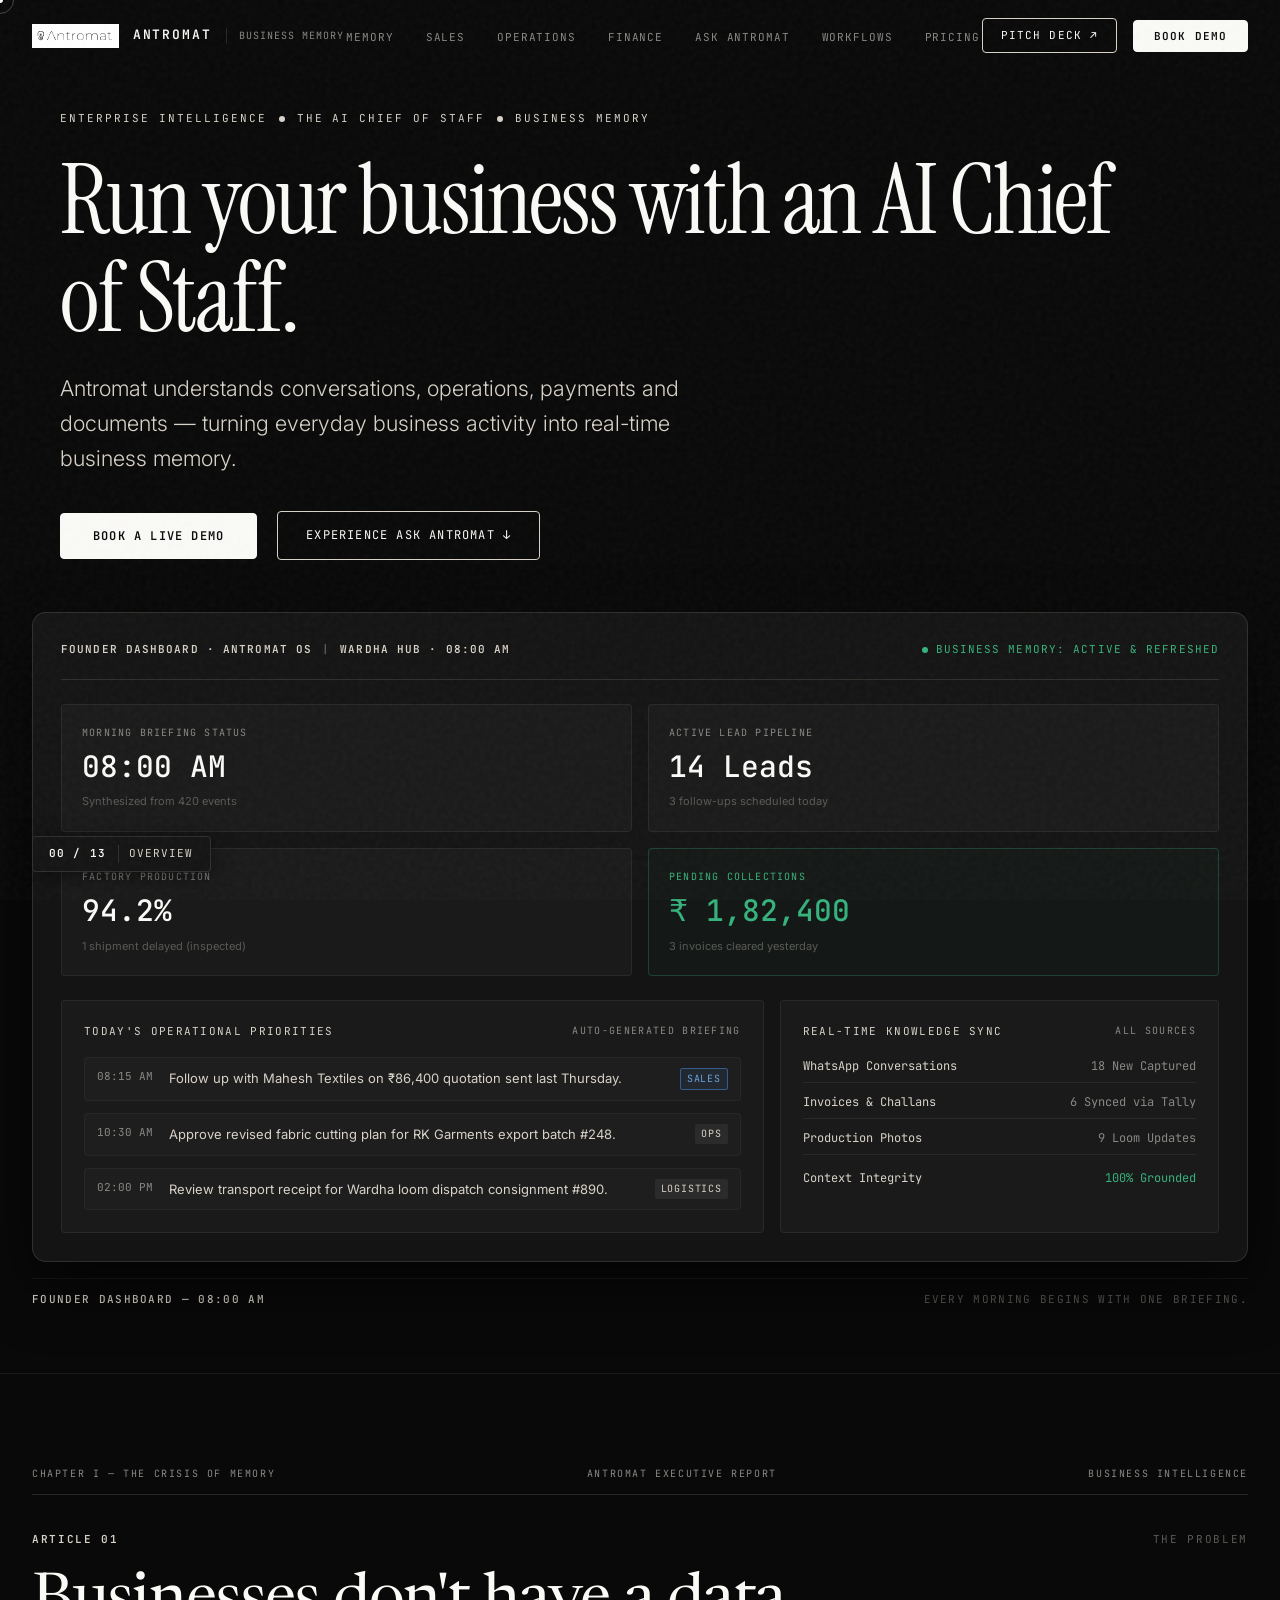
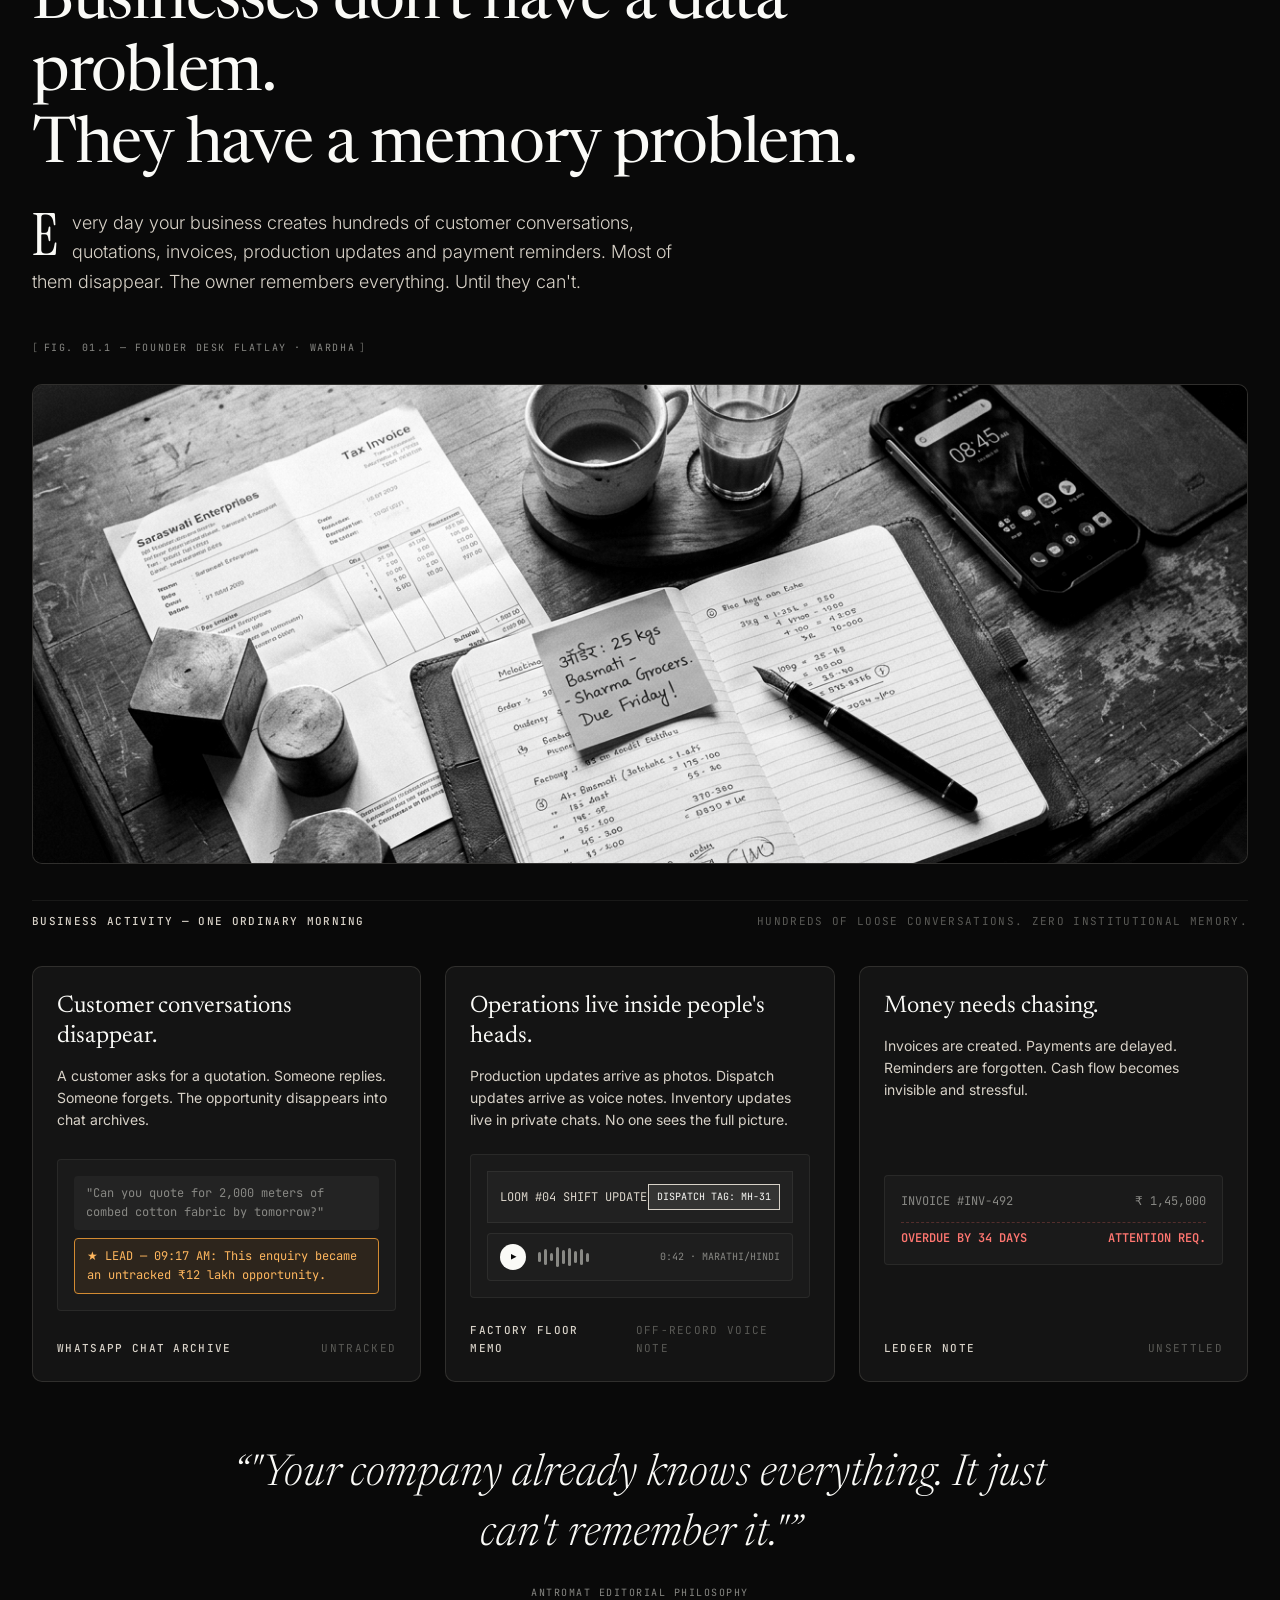
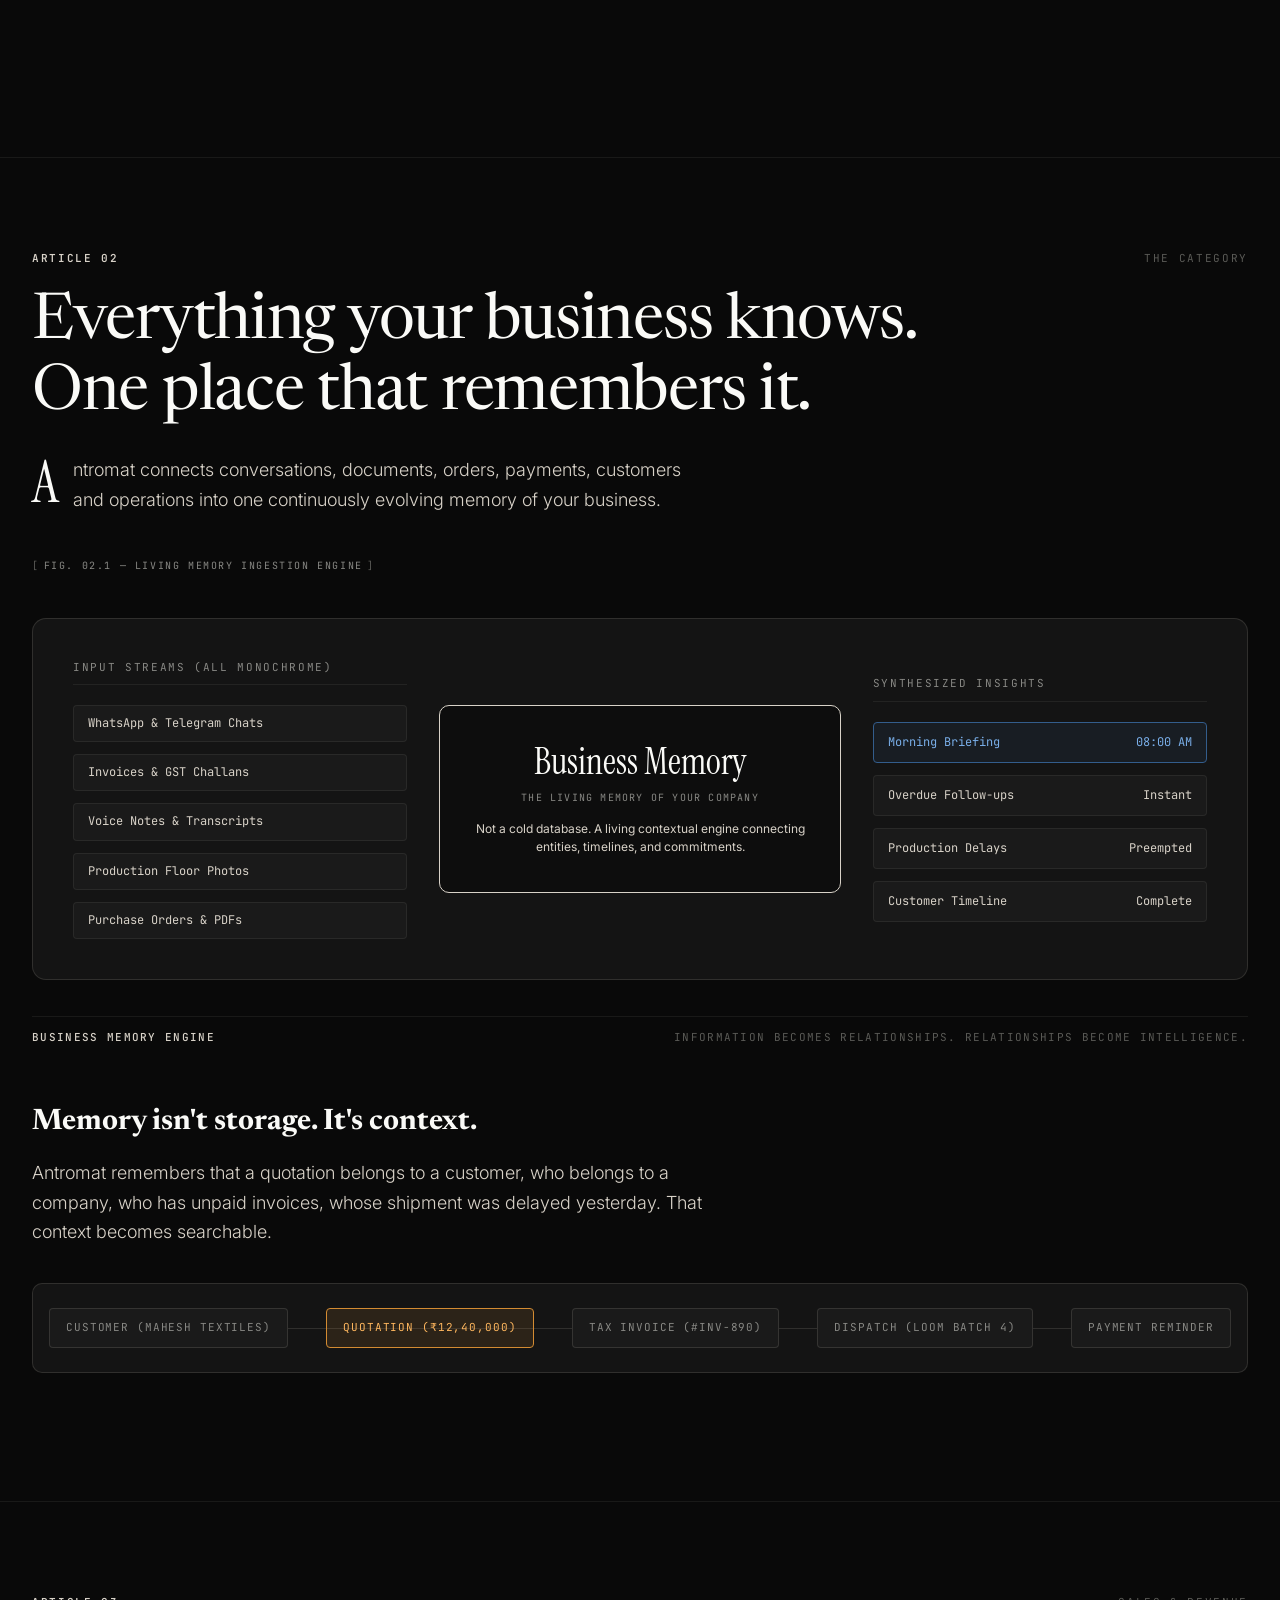
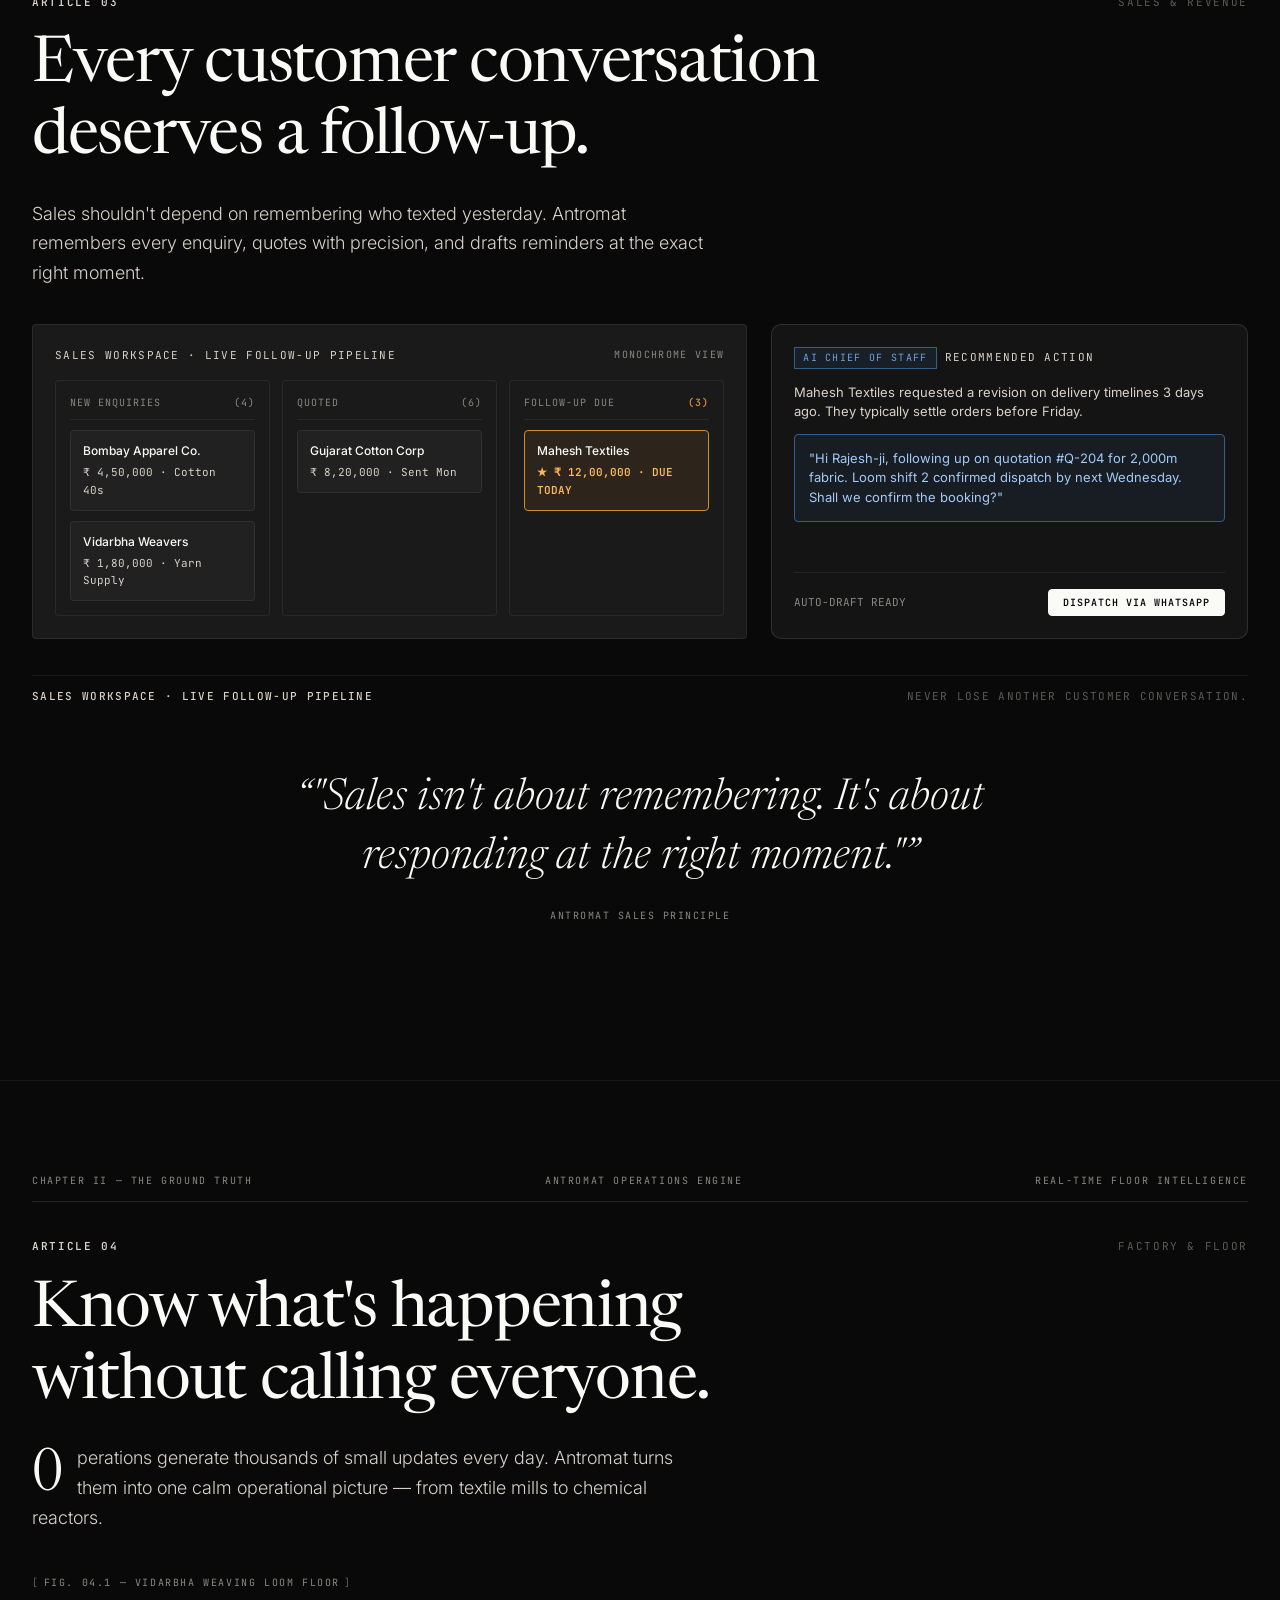
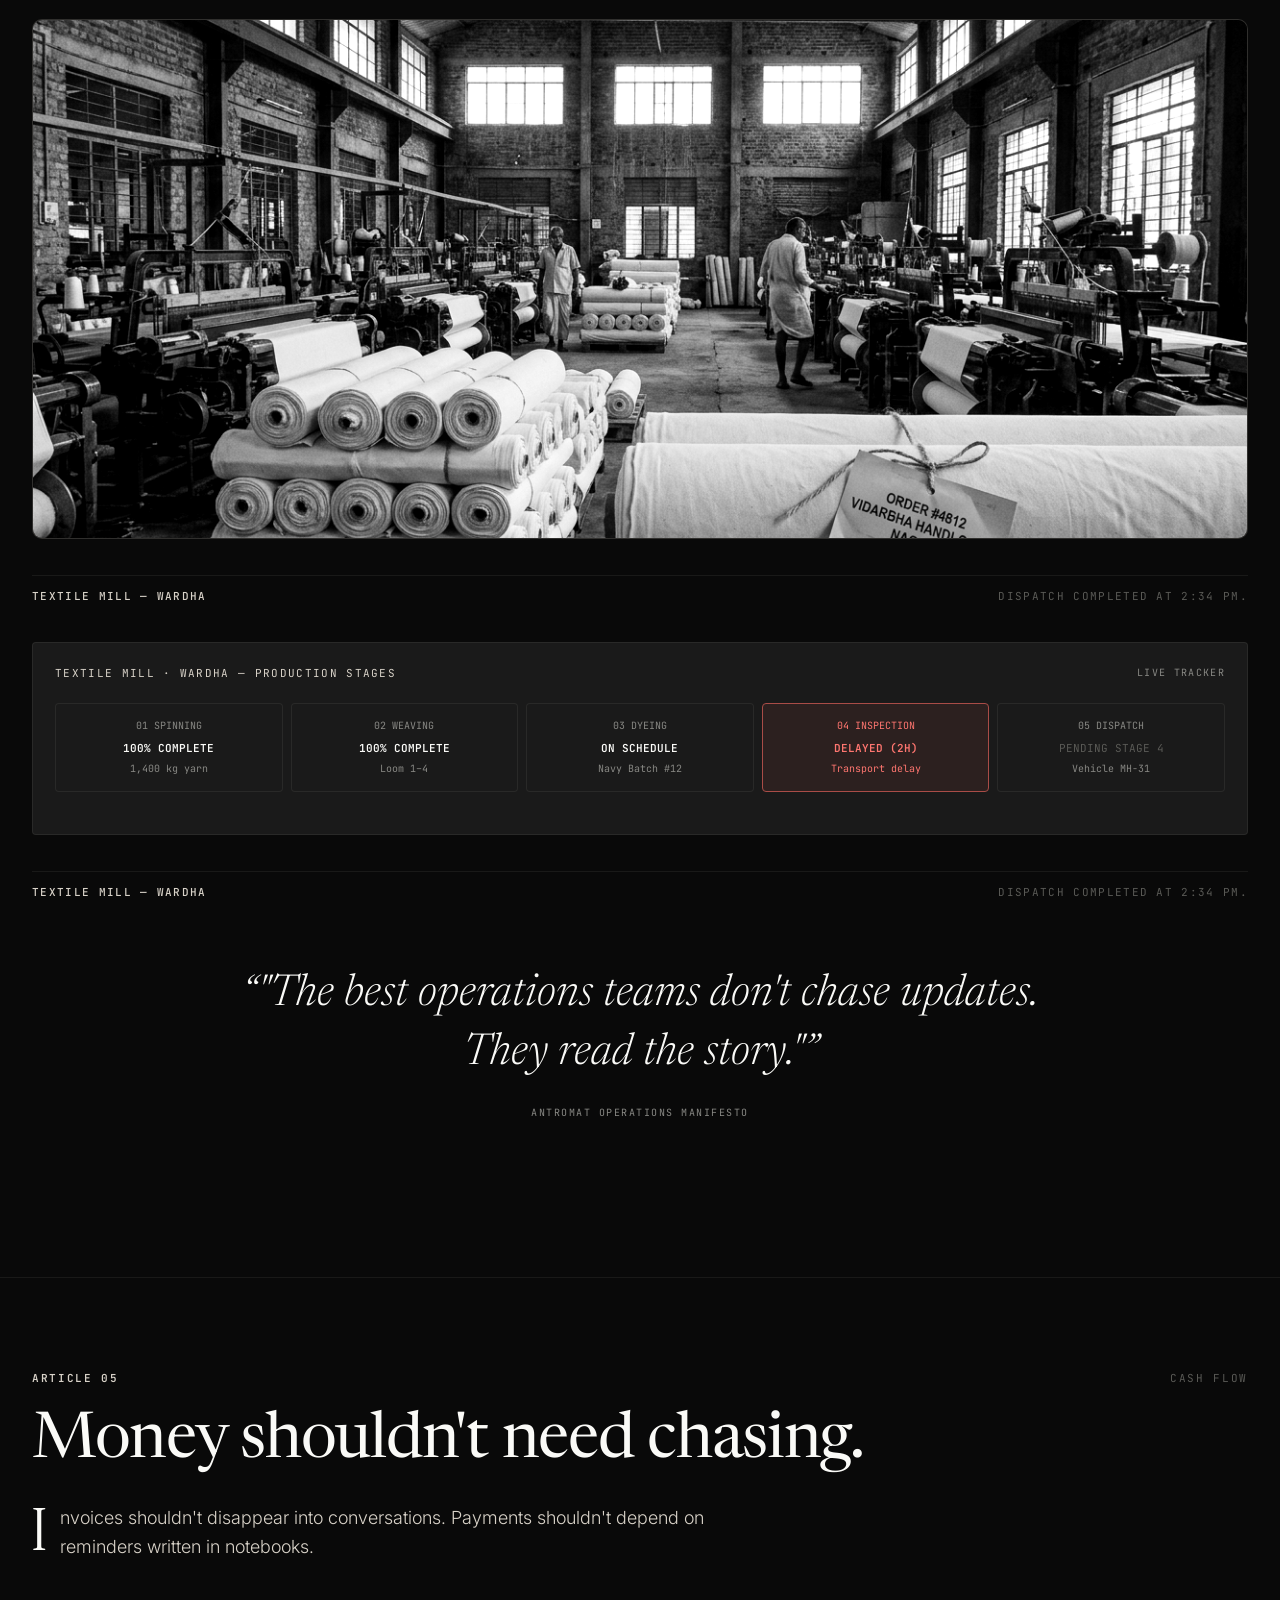
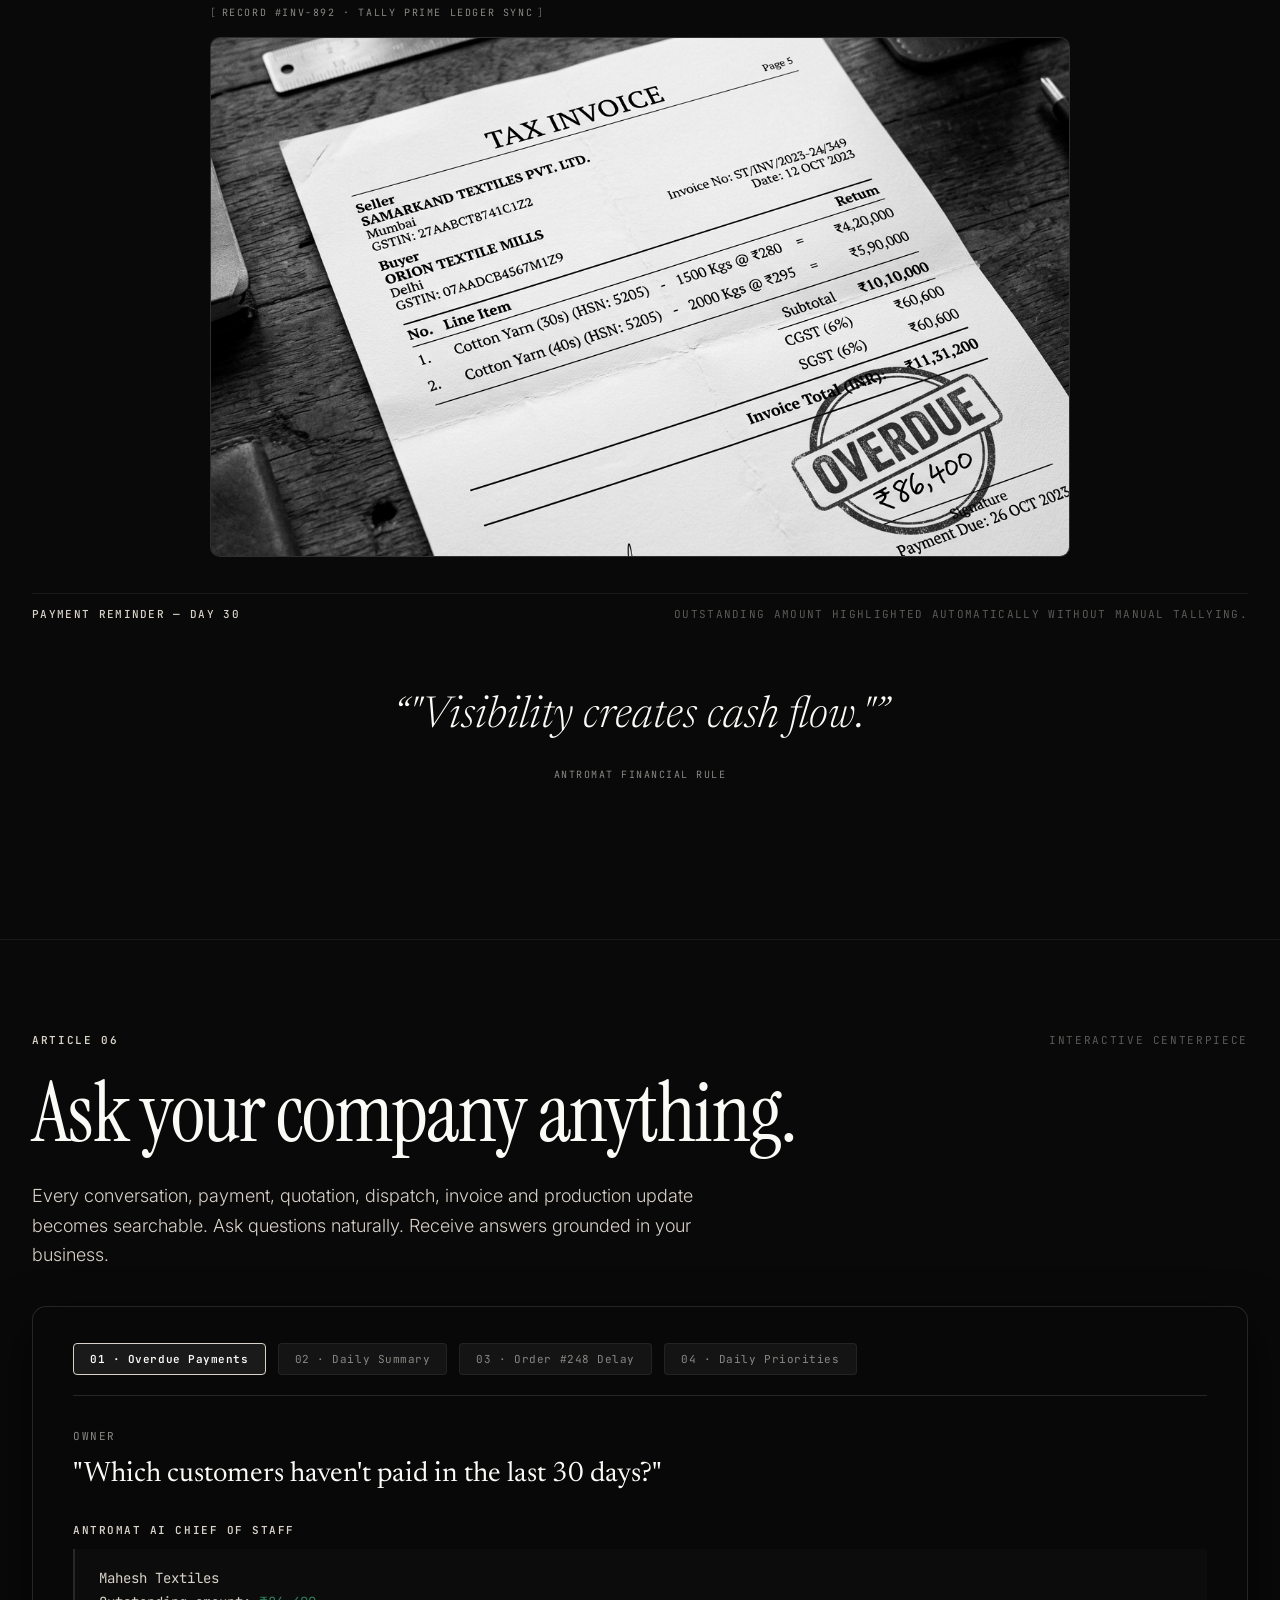
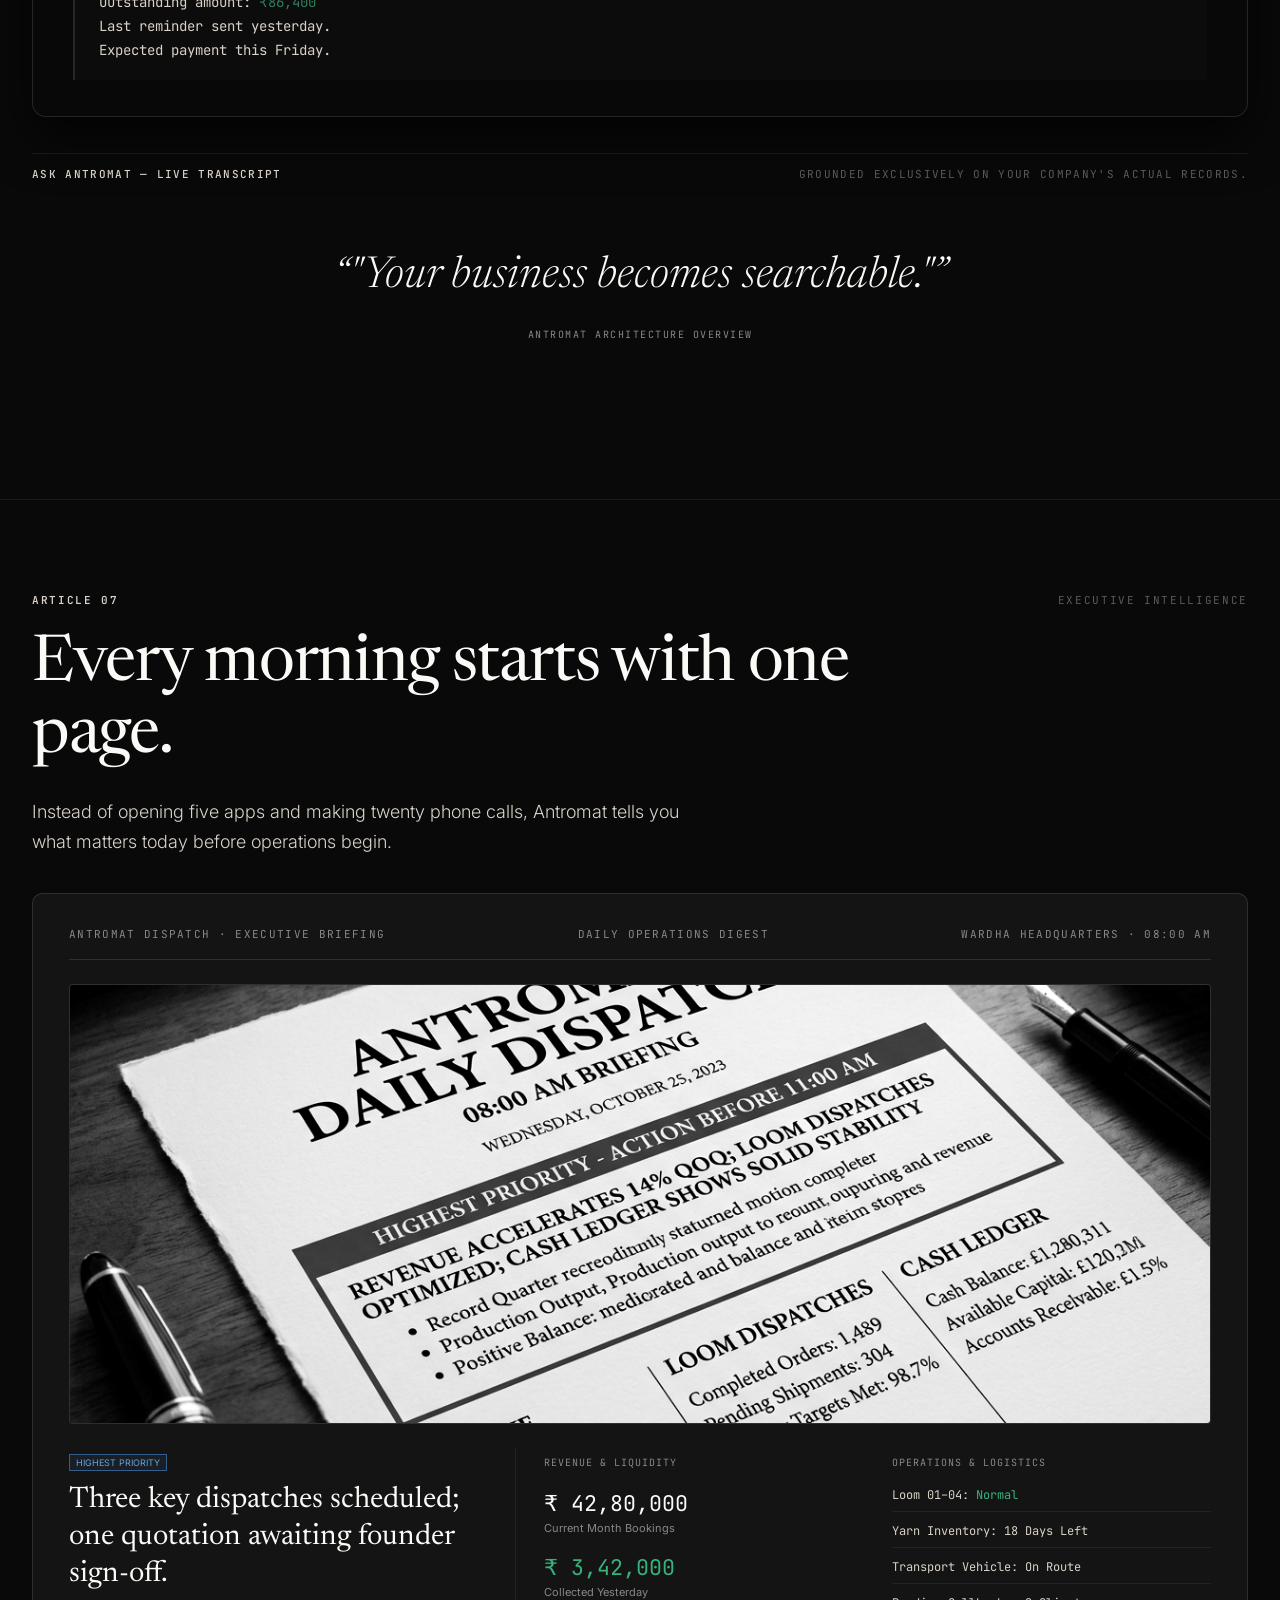
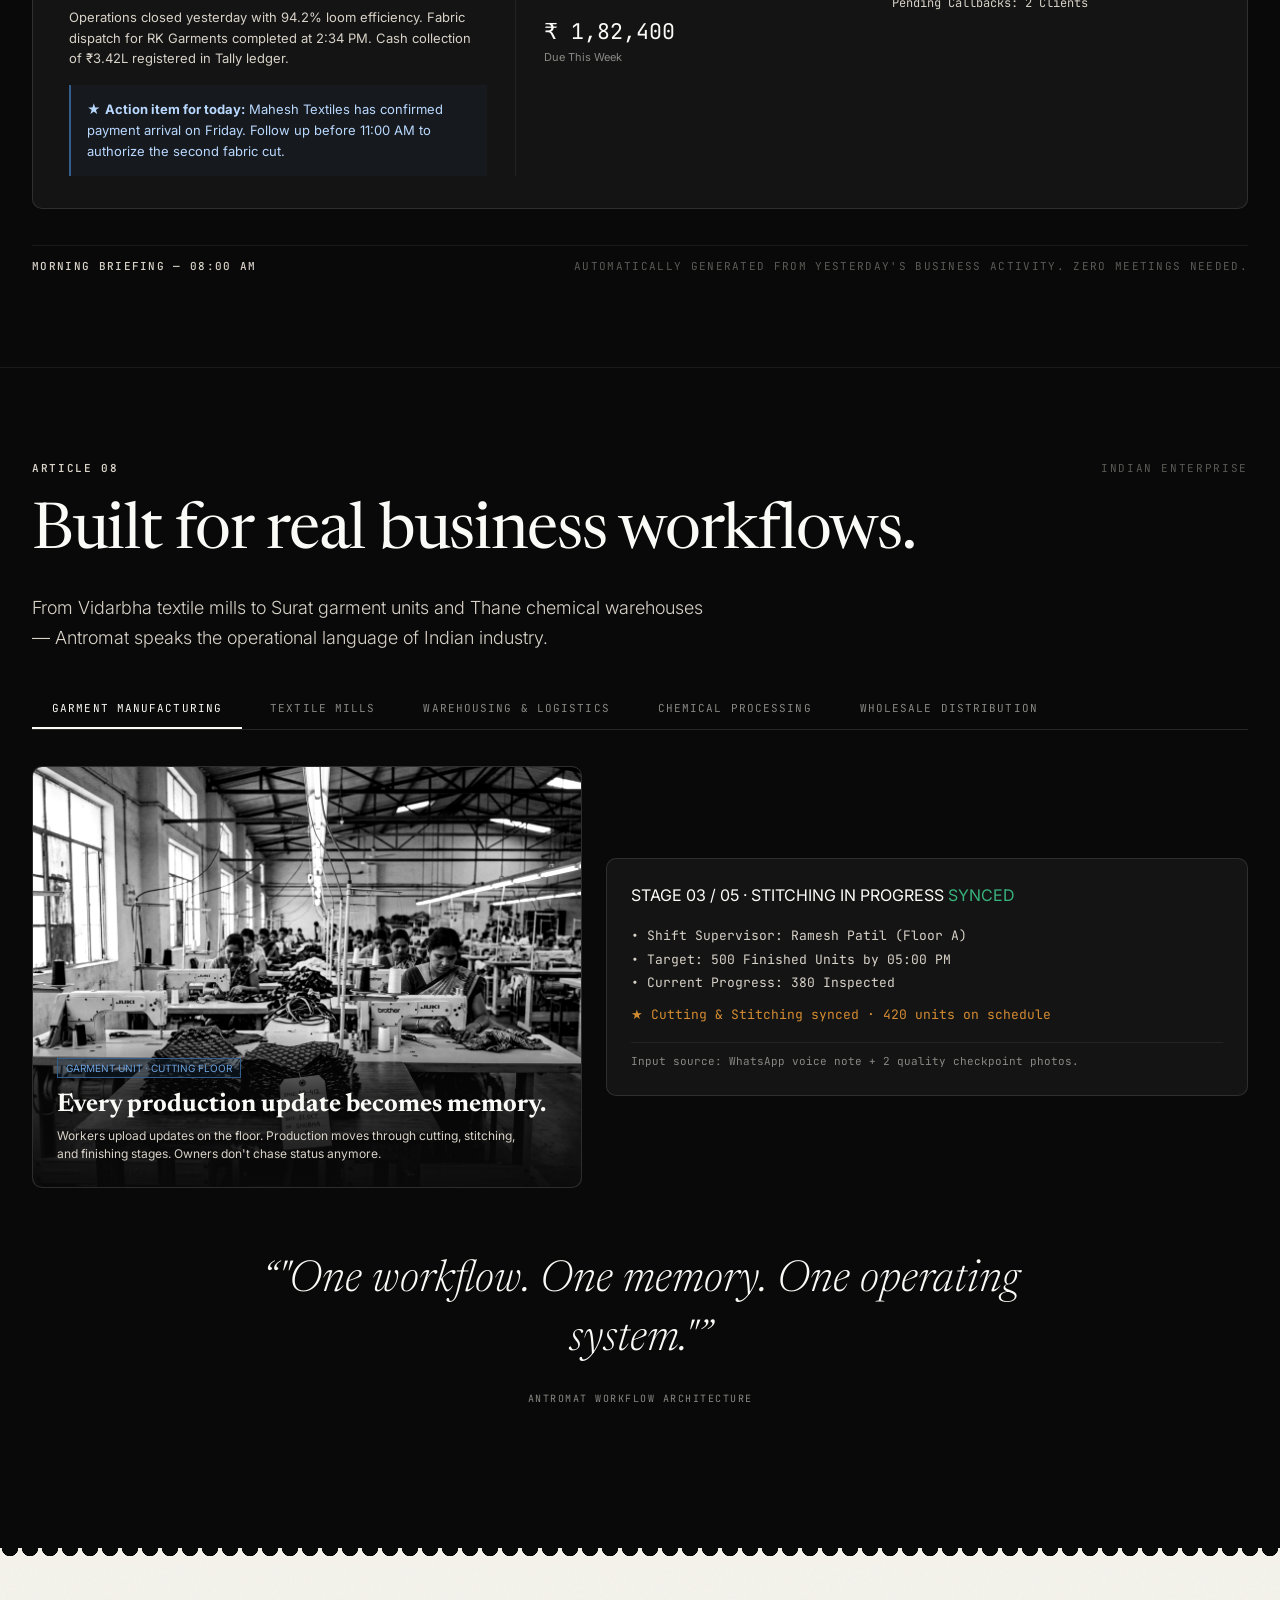
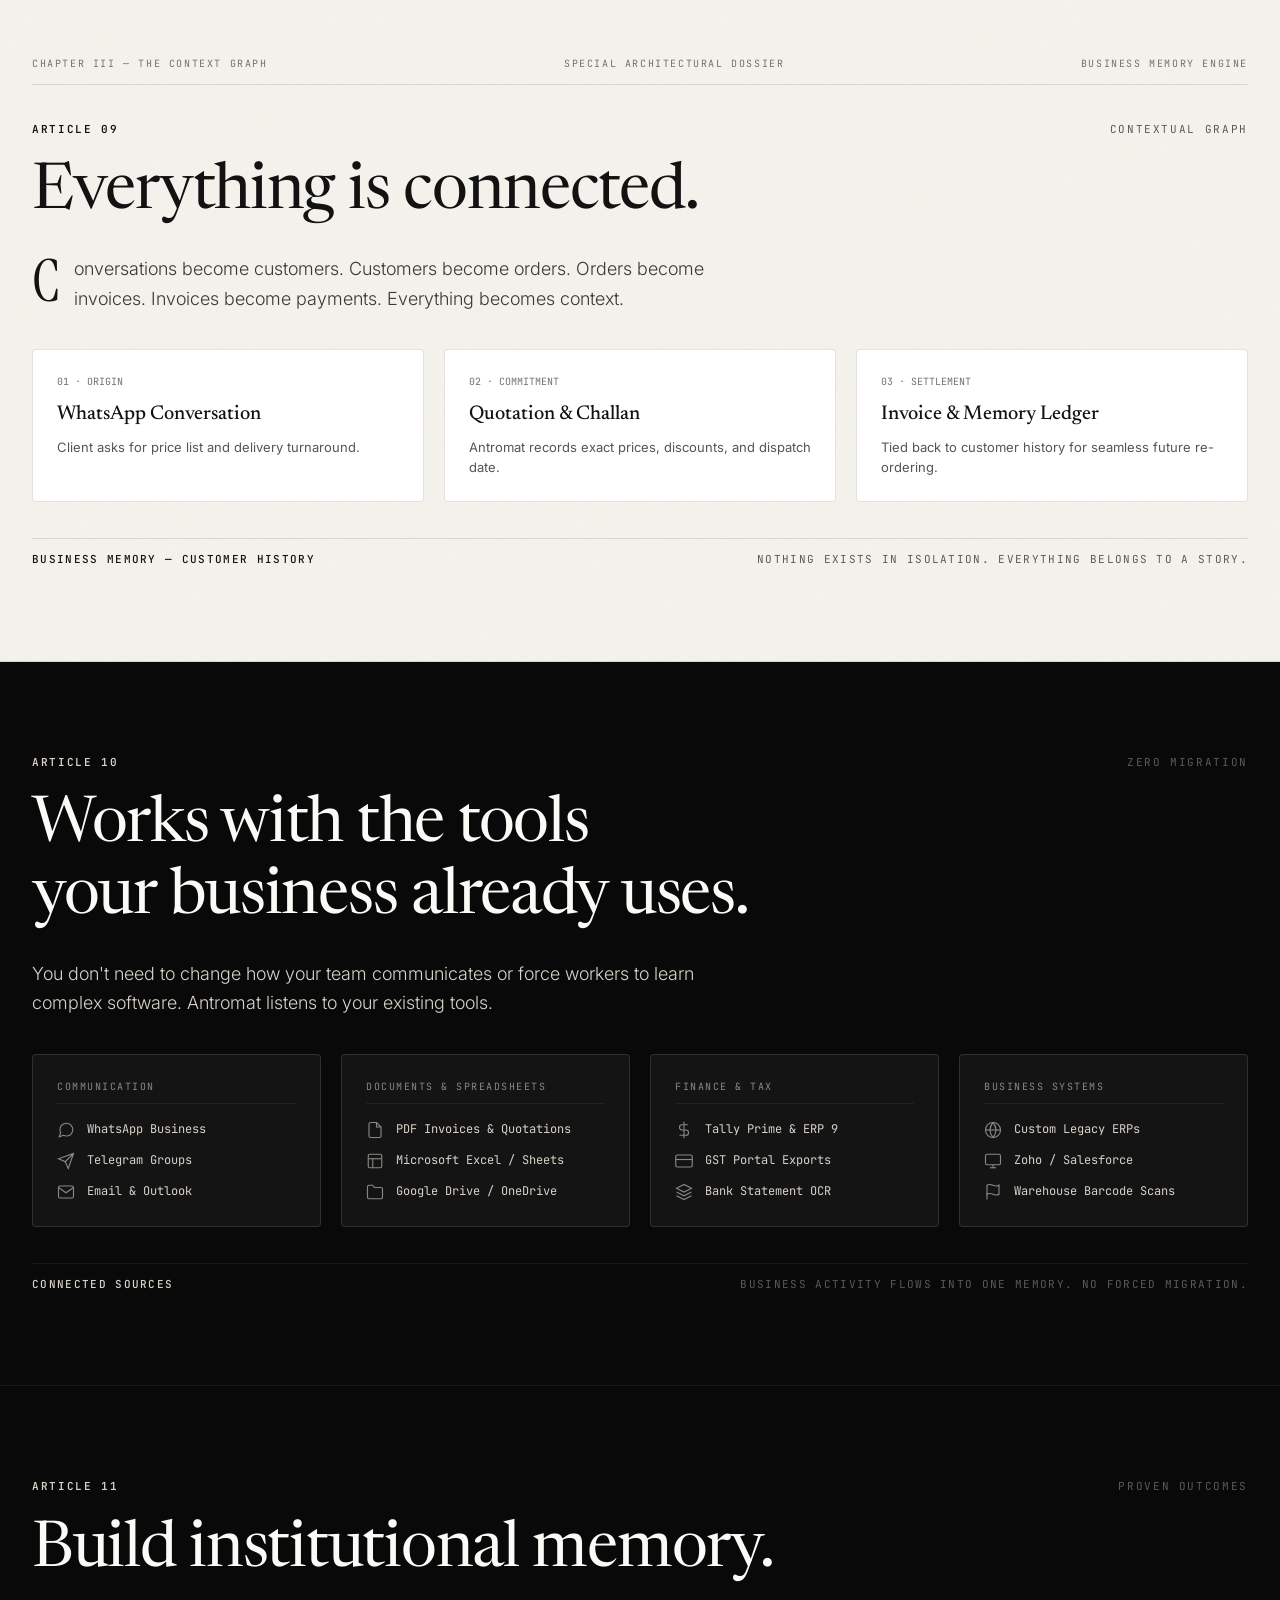
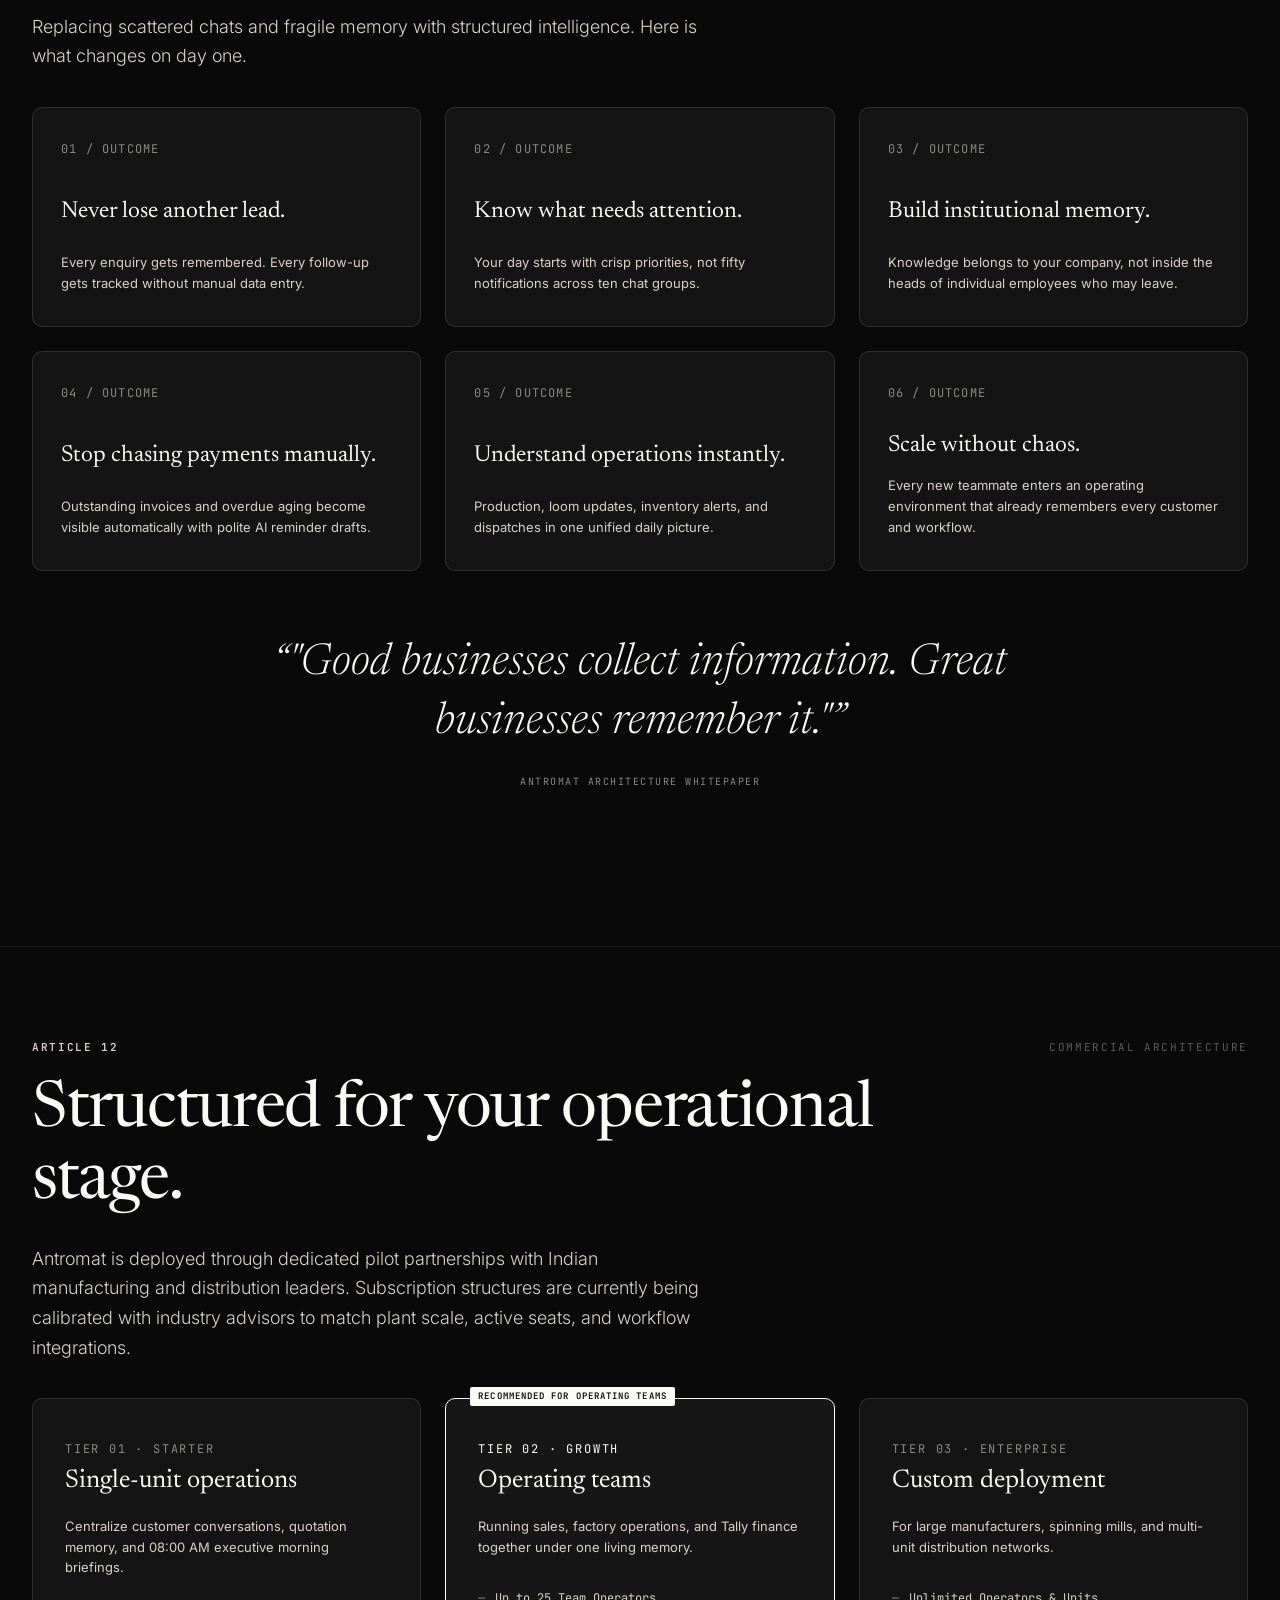
<file: index.html>
<!DOCTYPE html>
<html lang="en">
<head>
  <meta charset="UTF-8">
  <meta name="viewport" content="width=device-width, initial-scale=1.0">
  <title>ANTROMAT — The AI Chief of Staff</title>
  <meta name="description" content="Antromat is an AI Chief of Staff and business memory system for enterprise operations, sales, and finance.">
  
  <link rel="icon" type="image/png" href="logo.png">
  <link rel="stylesheet" href="styles/main.css">
  <link rel="stylesheet" href="styles/components.css">
  <link rel="stylesheet" href="styles/responsive.css">
</head>
<body>

  <!-- Custom Minimal Editorial Dot Cursor -->
  <div class="custom-cursor-dot" id="cursor-dot" aria-hidden="true"></div>
  <div class="custom-cursor-ring" id="cursor-ring" aria-hidden="true"></div>

  <!-- Top Hairline Reading Progress Bar -->
  <div id="reading-progress" aria-hidden="true"></div>

  <!-- Sticky Editorial Page Counter (Bottom-Left) -->
  <aside class="sticky-page-indicator" id="sticky-page-indicator" aria-label="Current Article">
    <span class="page-num" id="indicator-num">00 / 13</span>
    <span class="page-title" id="indicator-title">OVERVIEW</span>
  </aside>

  <!-- Top Editorial Navigation -->
  <header class="editorial-nav">
    <a href="#article-cover" class="nav-brand">
      <img src="logo.png" alt="Antromat Logo" class="nav-brand-logo">
      <span class="nav-brand-title">ANTROMAT</span>
      <span class="nav-brand-issue">BUSINESS MEMORY</span>
    </a>

    <nav aria-label="Executive Navigation">
      <ul class="nav-links">
        <li><a href="#article-memory">Memory</a></li>
        <li><a href="#article-sales">Sales</a></li>
        <li><a href="#article-operations">Operations</a></li>
        <li><a href="#article-finance">Finance</a></li>
        <li><a href="#article-ask">Ask Antromat</a></li>
        <li><a href="#article-workflows">Workflows</a></li>
        <li><a href="#article-pricing">Pricing</a></li>
      </ul>
    </nav>

    <div class="nav-actions">
      <a href="pitch.html" class="btn-editorial-outline" title="Open Investor Presentation">PITCH DECK ↗</a>
      <button class="btn-editorial-primary" data-open-demo>Book Demo</button>
      <button class="nav-mobile-toggle" aria-label="Toggle Menu">MENU</button>
    </div>
  </header>

  <main>
    <!-- ====================================================================
         ARTICLE 00 — THE OVERVIEW / HERO
         ==================================================================== -->
    <article class="editorial-article hero-cover-section" id="article-cover" data-article-num="00" data-article-title="OVERVIEW">
      <div class="editorial-container">
        <div class="editorial-reading-wrap">
          <div class="hero-issue-badge">
            <span>ENTERPRISE INTELLIGENCE</span>
            <span class="dot"></span>
            <span>THE AI CHIEF OF STAFF</span>
            <span class="dot"></span>
            <span>BUSINESS MEMORY</span>
          </div>

          <h1 class="hero-headline">Run your business with an AI Chief of Staff.</h1>
          
          <p class="hero-subhead">
            Antromat understands conversations, operations, payments and documents — turning everyday business activity into real-time business memory.
          </p>

          <div class="hero-actions">
            <button class="btn-editorial-primary" data-open-demo>Book a Live Demo</button>
            <a href="#article-ask" class="btn-editorial-outline">Experience Ask Antromat ↓</a>
          </div>
        </div>

        <!-- Massive 08:00 AM Founder Dashboard Frame -->
        <div class="dashboard-frame spotlight-frame">
          <div class="dashboard-header">
            <div class="system-id">
              <span>FOUNDER DASHBOARD · ANTROMAT OS</span>
              <span style="color:var(--text-subtle);">|</span>
              <span>WARDHA HUB · 08:00 AM</span>
            </div>
            <div class="system-status">
              <span class="pulse-dot"></span>
              <span>BUSINESS MEMORY: ACTIVE & REFRESHED</span>
            </div>
          </div>

          <div class="dashboard-grid">
            <div class="dashboard-metric-card">
              <span class="metric-label">Morning Briefing Status</span>
              <span class="metric-value">08:00 AM</span>
              <span class="metric-subtext">Synthesized from 420 events</span>
            </div>

            <div class="dashboard-metric-card">
              <span class="metric-label">Active Lead Pipeline</span>
              <span class="metric-value">14 Leads</span>
              <span class="metric-subtext">3 follow-ups scheduled today</span>
            </div>

            <div class="dashboard-metric-card">
              <span class="metric-label">Factory Production</span>
              <span class="metric-value">94.2%</span>
              <span class="metric-subtext">1 shipment delayed (inspected)</span>
            </div>

            <!-- Selective Color Rule: Exactly ONE insight card highlighted green -->
            <div class="dashboard-metric-card selective-highlight">
              <span class="metric-label">Pending Collections</span>
              <span class="metric-value">₹ 1,82,400</span>
              <span class="metric-subtext">3 invoices cleared yesterday</span>
            </div>
          </div>

          <div class="dashboard-lower-split">
            <div class="dashboard-panel">
              <div class="panel-title">
                <span>TODAY'S OPERATIONAL PRIORITIES</span>
                <span style="font-size:10px; color:var(--text-muted);">AUTO-GENERATED BRIEFING</span>
              </div>
              <ul class="priority-list">
                <li class="priority-item">
                  <span class="priority-time">08:15 AM</span>
                  <span class="priority-desc">Follow up with Mahesh Textiles on ₹86,400 quotation sent last Thursday.</span>
                  <span class="priority-tag badge-blue">SALES</span>
                </li>
                <li class="priority-item">
                  <span class="priority-time">10:30 AM</span>
                  <span class="priority-desc">Approve revised fabric cutting plan for RK Garments export batch #248.</span>
                  <span class="priority-tag" style="background:rgba(255,255,255,0.06); color:var(--text-stone);">OPS</span>
                </li>
                <li class="priority-item">
                  <span class="priority-time">02:00 PM</span>
                  <span class="priority-desc">Review transport receipt for Wardha loom dispatch consignment #890.</span>
                  <span class="priority-tag" style="background:rgba(255,255,255,0.06); color:var(--text-stone);">LOGISTICS</span>
                </li>
              </ul>
            </div>

            <div class="dashboard-panel">
              <div class="panel-title">
                <span>REAL-TIME KNOWLEDGE SYNC</span>
                <span style="font-size:10px; color:var(--text-muted);">ALL SOURCES</span>
              </div>
              <div style="font-family:var(--font-mono); font-size:12px; color:var(--text-stone); display:flex; flex-direction:column; gap:10px;">
                <div style="display:flex; justify-content:space-between; border-bottom:1px solid var(--border-dark-subtle); padding-bottom:6px;">
                  <span>WhatsApp Conversations</span>
                  <span style="color:var(--text-muted);">18 New Captured</span>
                </div>
                <div style="display:flex; justify-content:space-between; border-bottom:1px solid var(--border-dark-subtle); padding-bottom:6px;">
                  <span>Invoices & Challans</span>
                  <span style="color:var(--text-muted);">6 Synced via Tally</span>
                </div>
                <div style="display:flex; justify-content:space-between; border-bottom:1px solid var(--border-dark-subtle); padding-bottom:6px;">
                  <span>Production Photos</span>
                  <span style="color:var(--text-muted);">9 Loom Updates</span>
                </div>
                <div style="display:flex; justify-content:space-between; padding-top:4px;">
                  <span>Context Integrity</span>
                  <span style="color:#38b27d;">100% Grounded</span>
                </div>
              </div>
            </div>
          </div>
        </div>

        <figcaption class="editorial-caption">
          <span class="caption-context">FOUNDER DASHBOARD — 08:00 AM</span>
          <span class="caption-time">Every morning begins with one briefing.</span>
        </figcaption>
      </div>
    </article>


    <!-- ====================================================================
         ARTICLE 01 — THE REALITY OF RUNNING A BUSINESS (CHAOS)
         ==================================================================== -->
    <article class="editorial-article" id="article-reality" data-article-num="01" data-article-title="THE REALITY">
      <div class="editorial-container">
        <!-- Running Folio Header -->
        <div class="editorial-running-folio">
          <span>CHAPTER I — THE CRISIS OF MEMORY</span>
          <span>ANTROMAT EXECUTIVE REPORT</span>
          <span>BUSINESS INTELLIGENCE</span>
        </div>

        <header class="article-label-meta">
          <span class="article-num">ARTICLE 01</span>
          <span class="article-tag">THE PROBLEM</span>
        </header>

        <h2 class="article-headline">
          Businesses don't have a data problem.<br>
          They have a memory problem.
        </h2>

        <p class="article-paragraph drop-cap">
          Every day your business creates hundreds of customer conversations, quotations, invoices, production updates and payment reminders. Most of them disappear. The owner remembers everything. Until they can't.
        </p>

        <!-- Figure Marginalia & Documentary Photography -->
        <span class="editorial-figure-tag">FIG. 01.1 — FOUNDER DESK FLATLAY · WARDHA</span>
        <div class="spotlight-frame" style="margin: var(--space-24) 0 var(--space-48); max-height: 480px; overflow: hidden;">
          <img src="assets/office_desk.jpg" alt="Business Activity Flatlay" class="frame-canvas" style="width: 100%; height: 480px; object-fit: cover;">
          <div class="spotlight-reveal-layer" style="background-image: url('assets/office_desk.jpg'); background-size: cover; background-position: center;"></div>
        </div>
        <figcaption class="editorial-caption">
          <span class="caption-context">BUSINESS ACTIVITY — ONE ORDINARY MORNING</span>
          <span class="caption-time">Hundreds of loose conversations. Zero institutional memory.</span>
        </figcaption>

        <!-- 3 Editorial Panels -->
        <div class="chaos-panels-grid">
          <!-- Panel 1: Customer Conversations Disappear -->
          <div class="chaos-panel-card">
            <div>
              <h3 class="panel-head-title">Customer conversations disappear.</h3>
              <p class="panel-body-text">
                A customer asks for a quotation. Someone replies. Someone forgets. The opportunity disappears into chat archives.
              </p>
            </div>

            <div class="chaos-preview-box">
              <div class="chat-preview-item">
                <div class="chat-bubble-gray">"Can you quote for 2,000 meters of combed cotton fabric by tomorrow?"</div>
                <div class="chat-bubble-selective-amber">
                  ★ LEAD — 09:17 AM: This enquiry became an untracked ₹12 lakh opportunity.
                </div>
              </div>
            </div>
            
            <figcaption class="editorial-caption" style="margin-top:12px; border-top:none;">
              <span class="caption-context">WHATSAPP CHAT ARCHIVE</span>
              <span class="caption-time">UNTRACKED</span>
            </figcaption>
          </div>

          <!-- Panel 2: Operations Live in People's Heads -->
          <div class="chaos-panel-card">
            <div>
              <h3 class="panel-head-title">Operations live inside people's heads.</h3>
              <p class="panel-body-text">
                Production updates arrive as photos. Dispatch updates arrive as voice notes. Inventory updates live in private chats. No one sees the full picture.
              </p>
            </div>

            <div class="chaos-preview-box">
              <div class="factory-tag-preview">
                <span style="color:var(--text-stone);">LOOM #04 SHIFT UPDATE</span>
                <span class="factory-tag-badge">DISPATCH TAG: MH-31</span>
              </div>
              
              <!-- Interactive Ground Voice Note Micro-Player -->
              <div class="voice-note-card" id="voice-note-demo" title="Click to simulate voice note listening">
                <div class="voice-play-btn" id="voice-play-icon">▶</div>
                <div class="voice-waveform-track">
                  <span class="waveform-bar" style="height: 10px;"></span>
                  <span class="waveform-bar" style="height: 16px;"></span>
                  <span class="waveform-bar" style="height: 8px;"></span>
                  <span class="waveform-bar" style="height: 20px;"></span>
                  <span class="waveform-bar" style="height: 14px;"></span>
                  <span class="waveform-bar" style="height: 18px;"></span>
                  <span class="waveform-bar" style="height: 12px;"></span>
                  <span class="waveform-bar" style="height: 16px;"></span>
                  <span class="waveform-bar" style="height: 9px;"></span>
                </div>
                <span class="voice-meta-time">0:42 · MARATHI/HINDI</span>
              </div>
            </div>

            <figcaption class="editorial-caption" style="margin-top:12px; border-top:none;">
              <span class="caption-context">FACTORY FLOOR MEMO</span>
              <span class="caption-time">OFF-RECORD VOICE NOTE</span>
            </figcaption>
          </div>

          <!-- Panel 3: Money Needs Chasing -->
          <div class="chaos-panel-card">
            <div>
              <h3 class="panel-head-title">Money needs chasing.</h3>
              <p class="panel-body-text">
                Invoices are created. Payments are delayed. Reminders are forgotten. Cash flow becomes invisible and stressful.
              </p>
            </div>

            <div class="chaos-preview-box">
              <div class="invoice-slip-preview">
                <div class="invoice-row">
                  <span>INVOICE #INV-492</span>
                  <span>₹ 1,45,000</span>
                </div>
                <div class="invoice-row overdue-red">
                  <span>OVERDUE BY 34 DAYS</span>
                  <span>ATTENTION REQ.</span>
                </div>
              </div>
            </div>

            <figcaption class="editorial-caption" style="margin-top:12px; border-top:none;">
              <span class="caption-context">LEDGER NOTE</span>
              <span class="caption-time">UNSETTLED</span>
            </figcaption>
          </div>
        </div>

        <figure class="editorial-pullquote">
          <q>"Your company already knows everything. It just can't remember it."</q>
          <span class="quote-attribution">Antromat Editorial Philosophy</span>
        </figure>
      </div>
    </article>


    <!-- ====================================================================
         ARTICLE 02 — BUSINESS MEMORY
         ==================================================================== -->
    <article class="editorial-article" id="article-memory" data-article-num="02" data-article-title="BUSINESS MEMORY">
      <div class="editorial-container">
        <header class="article-label-meta">
          <span class="article-num">ARTICLE 02</span>
          <span class="article-tag">THE CATEGORY</span>
        </header>

        <h2 class="article-headline">
          Everything your business knows.<br>
          One place that remembers it.
        </h2>

        <p class="article-paragraph drop-cap">
          Antromat connects conversations, documents, orders, payments, customers and operations into one continuously evolving memory of your business.
        </p>

        <!-- 3-Block Infographic: Inputs -> Core -> Insights -->
        <span class="editorial-figure-tag">FIG. 02.1 — LIVING MEMORY INGESTION ENGINE</span>
        <div class="memory-infographic-wrap spotlight-frame">
          <div class="memory-col">
            <span class="memory-col-title">INPUT STREAMS (ALL MONOCHROME)</span>
            <div class="memory-source-pill">WhatsApp & Telegram Chats</div>
            <div class="memory-source-pill">Invoices & GST Challans</div>
            <div class="memory-source-pill">Voice Notes & Transcripts</div>
            <div class="memory-source-pill">Production Floor Photos</div>
            <div class="memory-source-pill">Purchase Orders & PDFs</div>
          </div>

          <div class="memory-center-core">
            <h3 class="memory-core-title">Business Memory</h3>
            <p class="memory-core-sub">THE LIVING MEMORY OF YOUR COMPANY</p>
            <p style="font-family:var(--font-sans); font-size:12px; color:var(--text-stone); margin-top:14px; line-height:1.5;">
              Not a cold database. A living contextual engine connecting entities, timelines, and commitments.
            </p>
          </div>

          <div class="memory-col">
            <span class="memory-col-title">SYNTHESIZED INSIGHTS</span>
            <div class="memory-insight-pill selective-blue">
              <span>Morning Briefing</span>
              <span>08:00 AM</span>
            </div>
            <div class="memory-insight-pill">
              <span>Overdue Follow-ups</span>
              <span>Instant</span>
            </div>
            <div class="memory-insight-pill">
              <span>Production Delays</span>
              <span>Preempted</span>
            </div>
            <div class="memory-insight-pill">
              <span>Customer Timeline</span>
              <span>Complete</span>
            </div>
          </div>
        </div>

        <figcaption class="editorial-caption">
          <span class="caption-context">BUSINESS MEMORY ENGINE</span>
          <span class="caption-time">Information becomes relationships. Relationships become intelligence.</span>
        </figcaption>

        <!-- Relationship Context Timeline -->
        <div style="margin-top:var(--space-72);">
          <h3 style="font-family:var(--font-serif); font-size:1.85rem; color:var(--text-warm-white); margin-bottom:12px;">
            Memory isn't storage. It's context.
          </h3>
          <p class="article-paragraph">
            Antromat remembers that a quotation belongs to a customer, who belongs to a company, who has unpaid invoices, whose shipment was delayed yesterday. That context becomes searchable.
          </p>

          <div class="relationship-timeline">
            <div class="rel-node">Customer (Mahesh Textiles)</div>
            <div class="rel-node active-focus">Quotation (₹12,40,000)</div>
            <div class="rel-node">Tax Invoice (#INV-890)</div>
            <div class="rel-node">Dispatch (Loom Batch 4)</div>
            <div class="rel-node">Payment Reminder</div>
          </div>
        </div>
      </div>
    </article>


    <!-- ====================================================================
         ARTICLE 03 — SALES WORKSPACE
         ==================================================================== -->
    <article class="editorial-article" id="article-sales" data-article-num="03" data-article-title="SALES">
      <div class="editorial-container">
        <header class="article-label-meta">
          <span class="article-num">ARTICLE 03</span>
          <span class="article-tag">SALES & REVENUE</span>
        </header>

        <h2 class="article-headline">
          Every customer conversation<br>deserves a follow-up.
        </h2>

        <p class="article-paragraph">
          Sales shouldn't depend on remembering who texted yesterday. Antromat remembers every enquiry, quotes with precision, and drafts reminders at the exact right moment.
        </p>

        <div class="sales-workspace-grid">
          <!-- Lead Pipeline Workspace -->
          <div class="dashboard-panel">
            <div class="panel-title">
              <span>SALES WORKSPACE · LIVE FOLLOW-UP PIPELINE</span>
              <span style="font-size:10px; color:var(--text-muted);">MONOCHROME VIEW</span>
            </div>

            <div class="sales-pipeline-wrap">
              <div class="pipeline-col">
                <span class="pipeline-col-header">
                  <span>NEW ENQUIRIES</span>
                  <span>(4)</span>
                </span>
                <div class="lead-deal-card">
                  <div class="client-name">Bombay Apparel Co.</div>
                  <div class="deal-val">₹ 4,50,000 · Cotton 40s</div>
                </div>
                <div class="lead-deal-card">
                  <div class="client-name">Vidarbha Weavers</div>
                  <div class="deal-val">₹ 1,80,000 · Yarn Supply</div>
                </div>
              </div>

              <div class="pipeline-col">
                <span class="pipeline-col-header">
                  <span>QUOTED</span>
                  <span>(6)</span>
                </span>
                <div class="lead-deal-card">
                  <div class="client-name">Gujarat Cotton Corp</div>
                  <div class="deal-val">₹ 8,20,000 · Sent Mon</div>
                </div>
              </div>

              <div class="pipeline-col">
                <span class="pipeline-col-header">
                  <span>FOLLOW-UP DUE</span>
                  <span style="color:var(--focus-amber); font-weight:600;">(3)</span>
                </span>
                <!-- Selective color on active high-priority lead -->
                <div class="lead-deal-card selective-amber">
                  <div class="client-name">Mahesh Textiles</div>
                  <div class="deal-val">★ ₹ 12,00,000 · DUE TODAY</div>
                </div>
              </div>
            </div>
          </div>

          <!-- AI Contextual Follow-up Box -->
          <div class="ai-suggestion-box">
            <div>
              <div class="ai-suggestion-header">
                <span class="badge-blue" style="padding:2px 8px; font-size:10px;">AI CHIEF OF STAFF</span>
                <span>RECOMMENDED ACTION</span>
              </div>
              <p style="font-size:13px; color:var(--text-stone); line-height:1.5;">
                Mahesh Textiles requested a revision on delivery timelines 3 days ago. They typically settle orders before Friday.
              </p>
              <div class="ai-action-callout">
                "Hi Rajesh-ji, following up on quotation #Q-204 for 2,000m fabric. Loom shift 2 confirmed dispatch by next Wednesday. Shall we confirm the booking?"
              </div>
            </div>

            <div style="display:flex; justify-content:space-between; align-items:center; padding-top:16px; border-top:1px solid var(--border-dark-subtle);">
              <span style="font-family:var(--font-mono); font-size:11px; color:var(--text-muted);">AUTO-DRAFT READY</span>
              <button class="btn-editorial-primary" style="padding:6px 14px; font-size:10px;">DISPATCH VIA WHATSAPP</button>
            </div>
          </div>
        </div>

        <figcaption class="editorial-caption">
          <span class="caption-context">SALES WORKSPACE · LIVE FOLLOW-UP PIPELINE</span>
          <span class="caption-time">Never lose another customer conversation.</span>
        </figcaption>

        <figure class="editorial-pullquote">
          <q>"Sales isn't about remembering. It's about responding at the right moment."</q>
          <span class="quote-attribution">Antromat Sales Principle</span>
        </figure>
      </div>
    </article>


    <!-- ====================================================================
         ARTICLE 04 — OPERATIONS
         ==================================================================== -->
    <article class="editorial-article" id="article-operations" data-article-num="04" data-article-title="OPERATIONS">
      <div class="editorial-container">
        <!-- Running Folio Header -->
        <div class="editorial-running-folio">
          <span>CHAPTER II — THE GROUND TRUTH</span>
          <span>ANTROMAT OPERATIONS ENGINE</span>
          <span>REAL-TIME FLOOR INTELLIGENCE</span>
        </div>

        <header class="article-label-meta">
          <span class="article-num">ARTICLE 04</span>
          <span class="article-tag">FACTORY & FLOOR</span>
        </header>

        <h2 class="article-headline">
          Know what's happening<br>without calling everyone.
        </h2>

        <p class="article-paragraph drop-cap">
          Operations generate thousands of small updates every day. Antromat turns them into one calm operational picture — from textile mills to chemical reactors.
        </p>

        <!-- Figure Marginalia & Documentary Photography -->
        <span class="editorial-figure-tag">FIG. 04.1 — VIDARBHA WEAVING LOOM FLOOR</span>
        <div class="spotlight-frame" style="margin: var(--space-24) 0 var(--space-48); max-height: 520px; overflow: hidden;">
          <img src="assets/textile_mill.jpg" alt="Textile Mill in Vidarbha, Maharashtra" class="frame-canvas" style="width: 100%; height: 520px; object-fit: cover;">
          <div class="spotlight-reveal-layer" style="background-image: url('assets/textile_mill.jpg'); background-size: cover; background-position: center;"></div>
        </div>
        <figcaption class="editorial-caption">
          <span class="caption-context">TEXTILE MILL — WARDHA</span>
          <span class="caption-time">Dispatch completed at 2:34 PM.</span>
        </figcaption>

        <!-- Production Stage Tracker -->
        <div class="dashboard-panel" style="margin:var(--space-48) 0;">
          <div class="panel-title">
            <span>TEXTILE MILL · WARDHA — PRODUCTION STAGES</span>
            <span style="font-size:10px; color:var(--text-muted);">LIVE TRACKER</span>
          </div>

          <div class="production-tracker-grid">
            <div class="prod-stage-card">
              <div class="stage-name">01 SPINNING</div>
              <div style="color:var(--text-warm-white); font-weight:600;">100% COMPLETE</div>
              <div style="font-size:10px; color:var(--text-muted); margin-top:4px;">1,400 kg yarn</div>
            </div>

            <div class="prod-stage-card">
              <div class="stage-name">02 WEAVING</div>
              <div style="color:var(--text-warm-white); font-weight:600;">100% COMPLETE</div>
              <div style="font-size:10px; color:var(--text-muted); margin-top:4px;">Loom 1–4</div>
            </div>

            <div class="prod-stage-card">
              <div class="stage-name">03 DYEING</div>
              <div style="color:var(--text-warm-white); font-weight:600;">ON SCHEDULE</div>
              <div style="font-size:10px; color:var(--text-muted); margin-top:4px;">Navy Batch #12</div>
            </div>

            <!-- Delayed Stage highlighted in Brick Red -->
            <div class="prod-stage-card delayed-red">
              <div class="stage-name" style="color:#ff7670;">04 INSPECTION</div>
              <div style="font-weight:600;">DELAYED (2H)</div>
              <div style="font-size:10px; margin-top:4px;">Transport delay</div>
            </div>

            <div class="prod-stage-card">
              <div class="stage-name">05 DISPATCH</div>
              <div style="color:var(--text-subtle);">PENDING STAGE 4</div>
              <div style="font-size:10px; color:var(--text-muted); margin-top:4px;">Vehicle MH-31</div>
            </div>
          </div>
        </div>

        <figcaption class="editorial-caption">
          <span class="caption-context">TEXTILE MILL — WARDHA</span>
          <span class="caption-time">Dispatch completed at 2:34 PM.</span>
        </figcaption>

        <figure class="editorial-pullquote">
          <q>"The best operations teams don't chase updates. They read the story."</q>
          <span class="quote-attribution">Antromat Operations Manifesto</span>
        </figure>
      </div>
    </article>


    <!-- ====================================================================
         ARTICLE 05 — FINANCE
         ==================================================================== -->
    <article class="editorial-article" id="article-finance" data-article-num="05" data-article-title="FINANCE">
      <div class="editorial-container">
        <header class="article-label-meta">
          <span class="article-num">ARTICLE 05</span>
          <span class="article-tag">CASH FLOW</span>
        </header>

        <h2 class="article-headline">
          Money shouldn't need chasing.
        </h2>

        <p class="article-paragraph drop-cap">
          Invoices shouldn't disappear into conversations. Payments shouldn't depend on reminders written in notebooks.
        </p>

        <!-- Figure Marginalia & Scanned Tax Invoice with Selective Overdue Stamp -->
        <div style="max-width: 860px; margin: var(--space-24) auto 0;">
          <span class="editorial-figure-tag">RECORD #INV-892 · TALLY PRIME LEDGER SYNC</span>
        </div>
        <div class="spotlight-frame" style="margin: 8px auto var(--space-48); max-width: 860px; max-height: 520px; overflow: hidden; border-radius: var(--radius-md);">
          <img src="assets/scanned_invoice.jpg" alt="Official Printed Tax Invoice" class="frame-canvas" style="width: 100%; height: 520px; object-fit: cover;">
          <div class="spotlight-reveal-layer" style="background-image: url('assets/scanned_invoice.jpg'); background-size: cover; background-position: center;"></div>
        </div>

        <figcaption class="editorial-caption">
          <span class="caption-context">PAYMENT REMINDER — DAY 30</span>
          <span class="caption-time">Outstanding amount highlighted automatically without manual tallying.</span>
        </figcaption>

        <figure class="editorial-pullquote">
          <q>"Visibility creates cash flow."</q>
          <span class="quote-attribution">Antromat Financial Rule</span>
        </figure>
      </div>
    </article>


    <!-- ====================================================================
         ARTICLE 06 — ASK ANTROMAT ANYTHING (EMOTIONAL CENTERPIECE)
         ==================================================================== -->
    <article class="editorial-article" id="article-ask" data-article-num="06" data-article-title="ASK ANTROMAT">
      <div class="editorial-container">
        <header class="article-label-meta">
          <span class="article-num">ARTICLE 06</span>
          <span class="article-tag">INTERACTIVE CENTERPIECE</span>
        </header>

        <h2 class="article-headline serif-display">
          Ask your company anything.
        </h2>

        <p class="article-paragraph">
          Every conversation, payment, quotation, dispatch, invoice and production update becomes searchable. Ask questions naturally. Receive answers grounded in your business.
        </p>

        <!-- Interactive Interview Console -->
        <div class="ask-antromat-console">
          <div class="transcript-query-picker">
            <button class="query-chip active" data-query="q1">01 · Overdue Payments</button>
            <button class="query-chip" data-query="q2">02 · Daily Summary</button>
            <button class="query-chip" data-query="q3">03 · Order #248 Delay</button>
            <button class="query-chip" data-query="q4">04 · Daily Priorities</button>
          </div>

          <div class="transcript-conversation-stream">
            <div class="transcript-entry">
              <span class="speaker-label">OWNER</span>
              <div class="transcript-bubble-owner" id="transcript-owner-q">
                "Which customers haven't paid in the last 30 days?"
              </div>
            </div>

            <div class="transcript-entry">
              <span class="speaker-label speaker-antromat">ANTROMAT AI CHIEF OF STAFF</span>
              <div class="transcript-bubble-antromat" id="transcript-antromat-a">
                <span class="typing-cursor"></span>
              </div>
            </div>
          </div>
        </div>

        <figcaption class="editorial-caption">
          <span class="caption-context">ASK ANTROMAT — LIVE TRANSCRIPT</span>
          <span class="caption-time">Grounded exclusively on your company's actual records.</span>
        </figcaption>

        <figure class="editorial-pullquote">
          <q>"Your business becomes searchable."</q>
          <span class="quote-attribution">Antromat Architecture Overview</span>
        </figure>
      </div>
    </article>


    <!-- ====================================================================
         ARTICLE 07 — MORNING BRIEFING
         ==================================================================== -->
    <article class="editorial-article" id="article-briefing" data-article-num="07" data-article-title="MORNING BRIEFING">
      <div class="editorial-container">
        <header class="article-label-meta">
          <span class="article-num">ARTICLE 07</span>
          <span class="article-tag">EXECUTIVE INTELLIGENCE</span>
        </header>

        <h2 class="article-headline">
          Every morning starts with one page.
        </h2>

        <p class="article-paragraph">
          Instead of opening five apps and making twenty phone calls, Antromat tells you what matters today before operations begin.
        </p>

        <!-- Newspaper Front-Page Inspired Layout -->
        <div class="newspaper-briefing-wrap spotlight-frame">
          <div class="newspaper-meta-bar">
            <span>ANTROMAT DISPATCH · EXECUTIVE BRIEFING</span>
            <span>DAILY OPERATIONS DIGEST</span>
            <span>WARDHA HEADQUARTERS · 08:00 AM</span>
          </div>

          <!-- Printed Daily Executive Briefing Sheet with Selective Blue Badge -->
          <div class="spotlight-frame" style="margin-bottom: 24px; max-height: 440px; overflow: hidden; border-radius: var(--radius-sm);">
            <img src="assets/morning_briefing.jpg" alt="Antromat Executive Morning Briefing" class="frame-canvas" style="width: 100%; height: 440px; object-fit: cover;">
            <div class="spotlight-reveal-layer" style="background-image: url('assets/morning_briefing.jpg'); background-size: cover; background-position: center;"></div>
          </div>

          <div class="newspaper-columns">
            <div class="news-lead-col">
              <span class="badge-blue" style="padding:2px 6px; font-size:9px;">HIGHEST PRIORITY</span>
              <h3 class="news-lead-headline" style="margin-top:8px;">
                Three key dispatches scheduled; one quotation awaiting founder sign-off.
              </h3>
              <p style="font-size:13px; color:var(--text-stone); line-height:1.6;">
                Operations closed yesterday with 94.2% loom efficiency. Fabric dispatch for RK Garments completed at 2:34 PM. Cash collection of ₹3.42L registered in Tally ledger.
              </p>
              <div class="news-priority-lead">
                ★ <strong>Action item for today:</strong> Mahesh Textiles has confirmed payment arrival on Friday. Follow up before 11:00 AM to authorize the second fabric cut.
              </div>
            </div>

            <div>
              <span style="font-family:var(--font-mono); font-size:10px; color:var(--text-muted); letter-spacing:0.1em; text-transform:uppercase;">REVENUE & LIQUIDITY</span>
              <div style="margin-top:12px; display:flex; flex-direction:column; gap:12px;">
                <div>
                  <div style="font-family:var(--font-mono); font-size:1.35rem; color:var(--text-warm-white);">₹ 42,80,000</div>
                  <div style="font-size:11px; color:var(--text-muted);">Current Month Bookings</div>
                </div>
                <div>
                  <div style="font-family:var(--font-mono); font-size:1.35rem; color:#38b27d;">₹ 3,42,000</div>
                  <div style="font-size:11px; color:var(--text-muted);">Collected Yesterday</div>
                </div>
                <div>
                  <div style="font-family:var(--font-mono); font-size:1.35rem; color:var(--text-warm-white);">₹ 1,82,400</div>
                  <div style="font-size:11px; color:var(--text-muted);">Due This Week</div>
                </div>
              </div>
            </div>

            <div>
              <span style="font-family:var(--font-mono); font-size:10px; color:var(--text-muted); letter-spacing:0.1em; text-transform:uppercase;">OPERATIONS & LOGISTICS</span>
              <div style="margin-top:12px; font-family:var(--font-mono); font-size:12px; display:flex; flex-direction:column; gap:10px; color:var(--text-stone);">
                <div style="border-bottom:1px solid var(--border-dark-subtle); padding-bottom:6px;">
                  <span>Loom 01–04:</span> <span style="color:#38b27d;">Normal</span>
                </div>
                <div style="border-bottom:1px solid var(--border-dark-subtle); padding-bottom:6px;">
                  <span>Yarn Inventory:</span> <span>18 Days Left</span>
                </div>
                <div style="border-bottom:1px solid var(--border-dark-subtle); padding-bottom:6px;">
                  <span>Transport Vehicle:</span> <span>On Route</span>
                </div>
                <div>
                  <span>Pending Callbacks:</span> <span>2 Clients</span>
                </div>
              </div>
            </div>
          </div>
        </div>

        <figcaption class="editorial-caption">
          <span class="caption-context">MORNING BRIEFING — 08:00 AM</span>
          <span class="caption-time">Automatically generated from yesterday's business activity. Zero meetings needed.</span>
        </figcaption>
      </div>
    </article>


    <!-- ====================================================================
         ARTICLE 08 — BUILT FOR REAL BUSINESS WORKFLOWS (5 INDUSTRIES)
         ==================================================================== -->
    <article class="editorial-article" id="article-workflows" data-article-num="08" data-article-title="WORKFLOWS">
      <div class="editorial-container">
        <header class="article-label-meta">
          <span class="article-num">ARTICLE 08</span>
          <span class="article-tag">INDIAN ENTERPRISE</span>
        </header>

        <h2 class="article-headline">
          Built for real business workflows.
        </h2>

        <p class="article-paragraph">
          From Vidarbha textile mills to Surat garment units and Thane chemical warehouses — Antromat speaks the operational language of Indian industry.
        </p>

        <!-- 5 Industry Tabs -->
        <div class="workflows-tabs-nav">
          <button class="workflow-tab-btn active" data-workflow="garment">Garment Manufacturing</button>
          <button class="workflow-tab-btn" data-workflow="textile">Textile Mills</button>
          <button class="workflow-tab-btn" data-workflow="warehouse">Warehousing & Logistics</button>
          <button class="workflow-tab-btn" data-workflow="chemical">Chemical Processing</button>
          <button class="workflow-tab-btn" data-workflow="distribution">Wholesale Distribution</button>
        </div>

        <!-- Dynamic Workflow Stage -->
        <div class="workflow-display-stage">
          <div class="workflow-photo-box spotlight-frame" style="position: relative; overflow: hidden; min-height: 420px; border-radius: var(--radius-md);">
            <img id="workflow-photo-img" src="assets/garment_floor.jpg" alt="Industry Workflow Documentary" class="frame-canvas" style="width: 100%; height: 420px; object-fit: cover;">
            <div class="spotlight-reveal-layer" id="workflow-photo-reveal" style="background-image: url('assets/garment_floor.jpg'); background-size: cover; background-position: center;"></div>
            <div style="position: absolute; bottom: 0; left: 0; width: 100%; padding: 24px; background: linear-gradient(to top, rgba(9,9,9,0.95) 0%, rgba(9,9,9,0.7) 60%, transparent 100%); z-index: 2;">
              <span class="badge-blue" id="workflow-meta" style="font-size:10px; padding:3px 8px;">GARMENT UNIT · CUTTING FLOOR</span>
              <h3 id="workflow-headline" style="font-family:var(--font-serif); font-size:1.6rem; color:var(--text-warm-white); margin-top:10px; line-height:1.2;">
                Every production update becomes memory.
              </h3>
              <p id="workflow-copy" style="font-size:12px; color:var(--text-stone); line-height:1.5; margin-top:6px; max-width:480px;">
                Workers upload updates on the floor. Production moves through cutting, stitching, and finishing stages. Owners don't chase status anymore.
              </p>
            </div>
          </div>

          <div class="workflow-dashboard-box">
            <div class="panel-title">
              <span id="workflow-status-badge">STAGE 03 / 05 · STITCHING IN PROGRESS</span>
              <span style="color:#38b27d;">SYNCED</span>
            </div>
            <div style="font-family:var(--font-mono); font-size:13px; line-height:1.8; color:var(--text-stone); margin:16px 0;">
              <div>• Shift Supervisor: Ramesh Patil (Floor A)</div>
              <div>• Target: 500 Finished Units by 05:00 PM</div>
              <div>• Current Progress: 380 Inspected</div>
              <div style="color:var(--focus-amber); margin-top:8px;" id="workflow-highlight-text">
                ★ Cutting & Stitching synced · 420 units on schedule
              </div>
            </div>
            <div style="font-family:var(--font-mono); font-size:11px; color:var(--text-muted); border-top:1px solid var(--border-dark-subtle); padding-top:10px;">
              Input source: WhatsApp voice note + 2 quality checkpoint photos.
            </div>
          </div>
        </div>

        <figure class="editorial-pullquote">
          <q>"One workflow. One memory. One operating system."</q>
          <span class="quote-attribution">Antromat Workflow Architecture</span>
        </figure>
      </div>
    </article>


    <!-- Perforated Paper Deckle Transition into Ivory Dossier Insert -->
    <div class="paper-deckle-edge"></div>

    <!-- ====================================================================
         ARTICLE 09 — BUSINESS MEMORY IN ACTION (IVORY PAPER THEME)
         ==================================================================== -->
    <article class="editorial-article theme-ivory" id="article-action" data-article-num="09" data-article-title="MEMORY IN ACTION">
      <div class="editorial-container">
        <!-- Running Folio Header on Ivory Paper -->
        <div class="editorial-running-folio" style="border-bottom-color: var(--border-ivory); color: #72726C;">
          <span>CHAPTER III — THE CONTEXT GRAPH</span>
          <span>SPECIAL ARCHITECTURAL DOSSIER</span>
          <span>BUSINESS MEMORY ENGINE</span>
        </div>

        <header class="article-label-meta">
          <span class="article-num">ARTICLE 09</span>
          <span class="article-tag">CONTEXTUAL GRAPH</span>
        </header>

        <h2 class="article-headline">
          Everything is connected.
        </h2>

        <p class="article-paragraph drop-cap">
          Conversations become customers. Customers become orders. Orders become invoices. Invoices become payments. Everything becomes context.
        </p>

        <div style="display:grid; grid-template-columns:repeat(3, 1fr); gap:20px; margin:var(--space-48) 0;">
          <div style="background:#fff; border:1px solid var(--border-ivory); border-radius:var(--radius-sm); padding:24px;">
            <div style="font-family:var(--font-mono); font-size:10px; color:#72726C; text-transform:uppercase;">01 · ORIGIN</div>
            <div style="font-family:var(--font-serif); font-size:1.25rem; font-weight:500; margin:8px 0; color:#121212;">WhatsApp Conversation</div>
            <p style="font-size:13px; color:#555; line-height:1.5;">Client asks for price list and delivery turnaround.</p>
          </div>

          <div style="background:#fff; border:1px solid var(--border-ivory); border-radius:var(--radius-sm); padding:24px;">
            <div style="font-family:var(--font-mono); font-size:10px; color:#72726C; text-transform:uppercase;">02 · COMMITMENT</div>
            <div style="font-family:var(--font-serif); font-size:1.25rem; font-weight:500; margin:8px 0; color:#121212;">Quotation & Challan</div>
            <p style="font-size:13px; color:#555; line-height:1.5;">Antromat records exact prices, discounts, and dispatch date.</p>
          </div>

          <div style="background:#fff; border:1px solid var(--border-ivory); border-radius:var(--radius-sm); padding:24px;">
            <div style="font-family:var(--font-mono); font-size:10px; color:#72726C; text-transform:uppercase;">03 · SETTLEMENT</div>
            <div style="font-family:var(--font-serif); font-size:1.25rem; font-weight:500; margin:8px 0; color:#121212;">Invoice & Memory Ledger</div>
            <p style="font-size:13px; color:#555; line-height:1.5;">Tied back to customer history for seamless future re-ordering.</p>
          </div>
        </div>

        <figcaption class="editorial-caption">
          <span class="caption-context">BUSINESS MEMORY — CUSTOMER HISTORY</span>
          <span class="caption-time">Nothing exists in isolation. Everything belongs to a story.</span>
        </figcaption>
      </div>
    </article>


    <!-- ====================================================================
         ARTICLE 10 — WORKS WITH YOUR EXISTING BUSINESS
         ==================================================================== -->
    <article class="editorial-article" id="article-tools" data-article-num="10" data-article-title="INTEGRATIONS">
      <div class="editorial-container">
        <header class="article-label-meta">
          <span class="article-num">ARTICLE 10</span>
          <span class="article-tag">ZERO MIGRATION</span>
        </header>

        <h2 class="article-headline">
          Works with the tools<br>your business already uses.
        </h2>

        <p class="article-paragraph">
          You don't need to change how your team communicates or force workers to learn complex software. Antromat listens to your existing tools.
        </p>

        <!-- Monochrome Icon Wall with Hover Color Reveal -->
        <div class="icon-wall-grid">
          <div class="icon-wall-category">
            <div class="icon-category-title">COMMUNICATION</div>
            <div class="icon-list-row">
              <div class="tool-badge-item">
                <svg viewBox="0 0 24 24" fill="none" stroke-width="1.5"><path d="M21 11.5a8.38 8.38 0 0 1-.9 3.8 8.5 8.5 0 0 1-7.6 4.7 8.38 8.38 0 0 1-3.8-.9L3 21l1.9-5.7a8.38 8.38 0 0 1-.9-3.8 8.5 8.5 0 0 1 4.7-7.6 8.38 8.38 0 0 1 3.8-.9h.5a8.48 8.48 0 0 1 8 8v.5z"/></svg>
                <span>WhatsApp Business</span>
              </div>
              <div class="tool-badge-item">
                <svg viewBox="0 0 24 24" fill="none" stroke-width="1.5"><path d="M22 2L11 13M22 2l-7 20-4-9-9-4 20-7z"/></svg>
                <span>Telegram Groups</span>
              </div>
              <div class="tool-badge-item">
                <svg viewBox="0 0 24 24" fill="none" stroke-width="1.5"><path d="M4 4h16c1.1 0 2 .9 2 2v12c0 1.1-.9 2-2 2H4c-1.1 0-2-.9-2-2V6c0-1.1.9-2 2-2z"/><polyline points="22,6 12,13 2,6"/></svg>
                <span>Email & Outlook</span>
              </div>
            </div>
          </div>

          <div class="icon-wall-category">
            <div class="icon-category-title">DOCUMENTS & SPREADSHEETS</div>
            <div class="icon-list-row">
              <div class="tool-badge-item">
                <svg viewBox="0 0 24 24" fill="none" stroke-width="1.5"><path d="M14 2H6a2 2 0 0 0-2 2v16a2 2 0 0 0 2 2h12a2 2 0 0 0 2-2V8z"/><polyline points="14 2 14 8 20 8"/></svg>
                <span>PDF Invoices & Quotations</span>
              </div>
              <div class="tool-badge-item">
                <svg viewBox="0 0 24 24" fill="none" stroke-width="1.5"><rect x="3" y="3" width="18" height="18" rx="2"/><line x1="3" y1="9" x2="21" y2="9"/><line x1="9" y1="21" x2="9" y2="9"/></svg>
                <span>Microsoft Excel / Sheets</span>
              </div>
              <div class="tool-badge-item">
                <svg viewBox="0 0 24 24" fill="none" stroke-width="1.5"><path d="M22 19a2 2 0 0 1-2 2H4a2 2 0 0 1-2-2V5a2 2 0 0 1 2-2h5l2 3h9a2 2 0 0 1 2 2z"/></svg>
                <span>Google Drive / OneDrive</span>
              </div>
            </div>
          </div>

          <div class="icon-wall-category">
            <div class="icon-category-title">FINANCE & TAX</div>
            <div class="icon-list-row">
              <div class="tool-badge-item">
                <svg viewBox="0 0 24 24" fill="none" stroke-width="1.5"><line x1="12" y1="1" x2="12" y2="23"/><path d="M17 5H9.5a3.5 3.5 0 0 0 0 7h5a3.5 3.5 0 0 1 0 7H6"/></svg>
                <span>Tally Prime & ERP 9</span>
              </div>
              <div class="tool-badge-item">
                <svg viewBox="0 0 24 24" fill="none" stroke-width="1.5"><rect x="1" y="4" width="22" height="16" rx="2" ry="2"/><line x1="1" y1="10" x2="23" y2="10"/></svg>
                <span>GST Portal Exports</span>
              </div>
              <div class="tool-badge-item">
                <svg viewBox="0 0 24 24" fill="none" stroke-width="1.5"><polygon points="12 2 2 7 12 12 22 7 12 2"/><polyline points="2 17 12 22 22 17"/><polyline points="2 12 12 17 22 12"/></svg>
                <span>Bank Statement OCR</span>
              </div>
            </div>
          </div>

          <div class="icon-wall-category">
            <div class="icon-category-title">BUSINESS SYSTEMS</div>
            <div class="icon-list-row">
              <div class="tool-badge-item">
                <svg viewBox="0 0 24 24" fill="none" stroke-width="1.5"><circle cx="12" cy="12" r="10"/><line x1="2" y1="12" x2="22" y2="12"/><path d="M12 2a15.3 15.3 0 0 1 4 10 15.3 15.3 0 0 1-4 10 15.3 15.3 0 0 1-4-10 15.3 15.3 0 0 1 4-10z"/></svg>
                <span>Custom Legacy ERPs</span>
              </div>
              <div class="tool-badge-item">
                <svg viewBox="0 0 24 24" fill="none" stroke-width="1.5"><rect x="2" y="3" width="20" height="14" rx="2" ry="2"/><line x1="8" y1="21" x2="16" y2="21"/><line x1="12" y1="17" x2="12" y2="21"/></svg>
                <span>Zoho / Salesforce</span>
              </div>
              <div class="tool-badge-item">
                <svg viewBox="0 0 24 24" fill="none" stroke-width="1.5"><path d="M4 15s1-1 4-1 5 2 8 2 4-1 4-1V3s-1 1-4 1-5-2-8-2-4 1-4 1z"/><line x1="4" y1="22" x2="4" y2="15"/></svg>
                <span>Warehouse Barcode Scans</span>
              </div>
            </div>
          </div>
        </div>

        <figcaption class="editorial-caption">
          <span class="caption-context">CONNECTED SOURCES</span>
          <span class="caption-time">Business activity flows into one memory. No forced migration.</span>
        </figcaption>
      </div>
    </article>


    <!-- ====================================================================
         ARTICLE 11 — WHY ANTROMAT (OUTCOMES)
         ==================================================================== -->
    <article class="editorial-article" id="article-why" data-article-num="11" data-article-title="WHY ANTROMAT">
      <div class="editorial-container">
        <header class="article-label-meta">
          <span class="article-num">ARTICLE 11</span>
          <span class="article-tag">PROVEN OUTCOMES</span>
        </header>

        <h2 class="article-headline">
          Build institutional memory.
        </h2>

        <p class="article-paragraph">
          Replacing scattered chats and fragile memory with structured intelligence. Here is what changes on day one.
        </p>

        <div class="outcomes-grid">
          <div class="outcome-card">
            <span class="outcome-num">01 / OUTCOME</span>
            <h3 class="outcome-title">Never lose another lead.</h3>
            <p class="outcome-desc">
              Every enquiry gets remembered. Every follow-up gets tracked without manual data entry.
            </p>
          </div>

          <div class="outcome-card">
            <span class="outcome-num">02 / OUTCOME</span>
            <h3 class="outcome-title">Know what needs attention.</h3>
            <p class="outcome-desc">
              Your day starts with crisp priorities, not fifty notifications across ten chat groups.
            </p>
          </div>

          <div class="outcome-card">
            <span class="outcome-num">03 / OUTCOME</span>
            <h3 class="outcome-title">Build institutional memory.</h3>
            <p class="outcome-desc">
              Knowledge belongs to your company, not inside the heads of individual employees who may leave.
            </p>
          </div>

          <div class="outcome-card">
            <span class="outcome-num">04 / OUTCOME</span>
            <h3 class="outcome-title">Stop chasing payments manually.</h3>
            <p class="outcome-desc">
              Outstanding invoices and overdue aging become visible automatically with polite AI reminder drafts.
            </p>
          </div>

          <div class="outcome-card">
            <span class="outcome-num">05 / OUTCOME</span>
            <h3 class="outcome-title">Understand operations instantly.</h3>
            <p class="outcome-desc">
              Production, loom updates, inventory alerts, and dispatches in one unified daily picture.
            </p>
          </div>

          <div class="outcome-card">
            <span class="outcome-num">06 / OUTCOME</span>
            <h3 class="outcome-title">Scale without chaos.</h3>
            <p class="outcome-desc">
              Every new teammate enters an operating environment that already remembers every customer and workflow.
            </p>
          </div>
        </div>

        <figure class="editorial-pullquote">
          <q>"Good businesses collect information. Great businesses remember it."</q>
          <span class="quote-attribution">Antromat Architecture Whitepaper</span>
        </figure>
      </div>
    </article>


    <!-- ====================================================================
         ARTICLE 12 — PRICING & TIERS
         ==================================================================== -->
    <article class="editorial-article" id="article-pricing" data-article-num="12" data-article-title="COMMERCIAL TIERS">
      <div class="editorial-container">
        <header class="article-label-meta">
          <span class="article-num">ARTICLE 12</span>
          <span class="article-tag">COMMERCIAL ARCHITECTURE</span>
        </header>

        <h2 class="article-headline">
          Structured for your operational stage.
        </h2>

        <p class="article-paragraph">
          Antromat is deployed through dedicated pilot partnerships with Indian manufacturing and distribution leaders. Subscription structures are currently being calibrated with industry advisors to match plant scale, active seats, and workflow integrations.
        </p>

        <div class="pricing-editorial-grid">
          <!-- Starter Plan -->
          <div class="pricing-plan-card">
            <div>
              <span class="plan-tier-name">TIER 01 · STARTER</span>
              <h3 class="plan-headline">Single-unit operations</h3>
              <p class="plan-description">Centralize customer conversations, quotation memory, and 08:00 AM executive morning briefings.</p>
              
              <ul class="plan-features-list">
                <li>Up to 5 Team Operators</li>
                <li>WhatsApp & Email Integration</li>
                <li>Core Business Memory Engine</li>
                <li>Daily 08:00 AM Morning Briefing</li>
                <li>Searchable Quotation History</li>
              </ul>
            </div>
            
            <button class="btn-editorial-outline" data-open-demo>Request Starter Pilot</button>
          </div>

          <!-- Growth Plan (Highlighted Border) -->
          <div class="pricing-plan-card highlight-growth">
            <div>
              <span class="plan-tier-name" style="color:var(--text-warm-white);">TIER 02 · GROWTH</span>
              <h3 class="plan-headline">Operating teams</h3>
              <p class="plan-description">Running sales, factory operations, and Tally finance together under one living memory.</p>

              <ul class="plan-features-list">
                <li>Up to 25 Team Operators</li>
                <li>Unlimited Chat & Voice Notes</li>
                <li>Tally / GST Ledger Integration</li>
                <li>Production Stage Tracking</li>
                <li>Overdue Aging & AI Follow-up Drafts</li>
                <li>Dedicated Operations Onboarding</li>
              </ul>
            </div>

            <button class="btn-editorial-primary" data-open-demo>Join Growth Pilot</button>
          </div>

          <!-- Enterprise Plan -->
          <div class="pricing-plan-card">
            <div>
              <span class="plan-tier-name">TIER 03 · ENTERPRISE</span>
              <h3 class="plan-headline">Custom deployment</h3>
              <p class="plan-description">For large manufacturers, spinning mills, and multi-unit distribution networks.</p>

              <ul class="plan-features-list">
                <li>Unlimited Operators & Units</li>
                <li>On-Premise / Private Cloud Setup</li>
                <li>Custom Legacy ERP Connectors</li>
                <li>Air-Gapped Privacy Options</li>
                <li>Executive Founder Onboarding</li>
              </ul>
            </div>

            <button class="btn-editorial-outline" data-open-demo>Schedule Enterprise Briefing</button>
          </div>
        </div>

        <figcaption class="editorial-caption" style="margin-top: 24px;">
          <span class="caption-context">COMMERCIAL ROLLOUT · DESIGN PARTNER PHASE</span>
          <span class="caption-time">Subscription pricing structures are currently being calibrated with industry advisors. Early pilots receive tailored partnership terms.</span>
        </figcaption>
      </div>
    </article>


    <!-- ====================================================================
         ARTICLE 13 — FINAL CALL TO ACTION & FOUNDER NOTE
         ==================================================================== -->
    <article class="editorial-article" id="article-cta" data-article-num="13" data-article-title="EXECUTIVE NOTE">
      <div class="editorial-container">
        <header class="article-label-meta">
          <span class="article-num">ARTICLE 13</span>
          <span class="article-tag">EXECUTIVE PERSPECTIVE</span>
        </header>

        <div class="cta-spread-wrap">
          <!-- Founder Portrait Frame -->
          <div class="founder-portrait-frame spotlight-frame">
            <img src="founder.jpg" alt="Founder of Antromat" class="frame-canvas">
            <div style="padding:16px; background:#141414; border-top:1px solid var(--border-dark); font-family:var(--font-mono); font-size:11px; color:var(--text-muted); display:flex; justify-content:space-between;">
              <span>SOHAM GAUL · FOUNDER</span>
              <span>WARDHA, MAHARASHTRA</span>
            </div>
          </div>

          <!-- Final Call to Action Column -->
          <div class="cta-content-col">
            <h2 class="cta-headline">
              Stop managing information.<br>
              Start managing your business.
            </h2>

            <p class="article-paragraph">
              Antromat becomes the memory layer behind your company — helping sales, operations and finance move together with quiet confidence.
            </p>

            <div class="cta-button-group">
              <button class="btn-editorial-primary" data-open-demo style="padding:14px 32px;">Book a Live Demo</button>
              <a href="pitch.html" class="btn-editorial-outline" style="padding:14px 28px;">View Investor Pitch Deck ↗</a>
            </div>
          </div>
        </div>

        <figcaption class="editorial-caption">
          <span class="caption-context">BUSINESS MEMORY · ENTERPRISE OS</span>
          <span class="caption-time">The AI Chief of Staff · Antromat Intelligence Systems.</span>
        </figcaption>
      </div>
    </article>
  </main>


  <!-- ====================================================================
       EDITORIAL FOOTER
       ==================================================================== -->
  <footer class="editorial-footer">
    <div class="editorial-container">
      <div class="footer-top-grid">
        <div class="footer-brand">
          <div class="footer-title">ANTROMAT</div>
          <div class="footer-tagline">The AI Chief of Staff for real businesses.</div>
          <p style="font-family:var(--font-sans); font-size:13px; color:var(--text-muted); max-width:380px; line-height:1.6;">
            Antromat understands conversations, operations, payments and documents — creating a living memory of your company.
          </p>
        </div>

        <div>
          <div class="footer-col-title">NAVIGATION INDEX</div>
          <ul class="footer-nav-list">
            <li><a href="#article-cover">00 Overview</a></li>
            <li><a href="#article-reality">01 Reality</a></li>
            <li><a href="#article-memory">02 Memory</a></li>
            <li><a href="#article-sales">03 Sales</a></li>
            <li><a href="#article-operations">04 Operations</a></li>
            <li><a href="#article-finance">05 Finance</a></li>
            <li><a href="#article-ask">06 Ask Antromat</a></li>
            <li><a href="#article-workflows">08 Workflows</a></li>
            <li><a href="#article-pricing">12 Pricing</a></li>
          </ul>
        </div>

        <div>
          <div class="footer-col-title">CONTACT & ORIGIN</div>
          <div style="font-family:var(--font-mono); font-size:12px; color:var(--text-stone); line-height:1.8;">
            <div>Founder: Soham Gaul</div>
            <div>Inquiries: <a href="mailto:sohamgaul@gmail.com" style="color:var(--text-warm-white); text-decoration:none;">sohamgaul@gmail.com</a></div>
            <div style="margin-top:12px; color:var(--text-muted);">Built in Wardha, Vidarbha, Maharashtra, India.</div>
          </div>
        </div>
      </div>

      <div class="footer-bottom-bar">
        <span>ANTROMAT ENTERPRISE INTELLIGENCE · BUSINESS MEMORY</span>
        <span>© 2026 ANTROMAT INC. ALL RIGHTS RESERVED.</span>
      </div>
    </div>
  </footer>


  <!-- ====================================================================
       EDITORIAL DEMO MODAL DIALOG
       ==================================================================== -->
  <div class="editorial-modal-overlay" id="demo-modal" role="dialog" aria-modal="true" aria-labelledby="modal-title">
    <div class="editorial-modal-card">
      <button class="modal-close-btn" id="modal-close-btn" aria-label="Close Modal">✕</button>
      
      <div class="modal-header-tag">ANTROMAT BRIEFING RESERVATION</div>
      <h3 class="modal-headline" id="modal-title">Book a Private Demo</h3>
      <p class="modal-subhead">Schedule a private demonstration tailored to your company's operational workflows.</p>

      <form class="editorial-form" id="editorial-demo-form">
        <div class="form-group">
          <label for="demo-name">Your Name</label>
          <input type="text" id="demo-name" required placeholder="e.g. Rajesh Sharma">
        </div>

        <div class="form-group">
          <label for="demo-company">Company Name & Industry</label>
          <input type="text" id="demo-company" required placeholder="e.g. Vidarbha Cotton Mills">
        </div>

        <div class="form-group">
          <label for="demo-contact">WhatsApp Number or Email</label>
          <input type="text" id="demo-contact" required placeholder="+91 98230 ... or email">
        </div>

        <div class="form-group">
          <label for="demo-priority">Primary Operational Focus</label>
          <select id="demo-priority">
            <option value="sales">Sales & Follow-up Tracking</option>
            <option value="operations">Factory Floor & Production Tracking</option>
            <option value="finance">Overdue Invoices & Payment Chasing</option>
            <option value="all">Full Business Memory (All Three)</option>
          </select>
        </div>

        <button type="submit" class="btn-editorial-primary" style="width:100%; padding:14px; margin-top:10px;">
          CONFIRM DEMO RESERVATION
        </button>
      </form>
    </div>
  </div>

  <!-- Scripts -->
  <script src="js/app.js"></script>
</body>
</html>
</file>
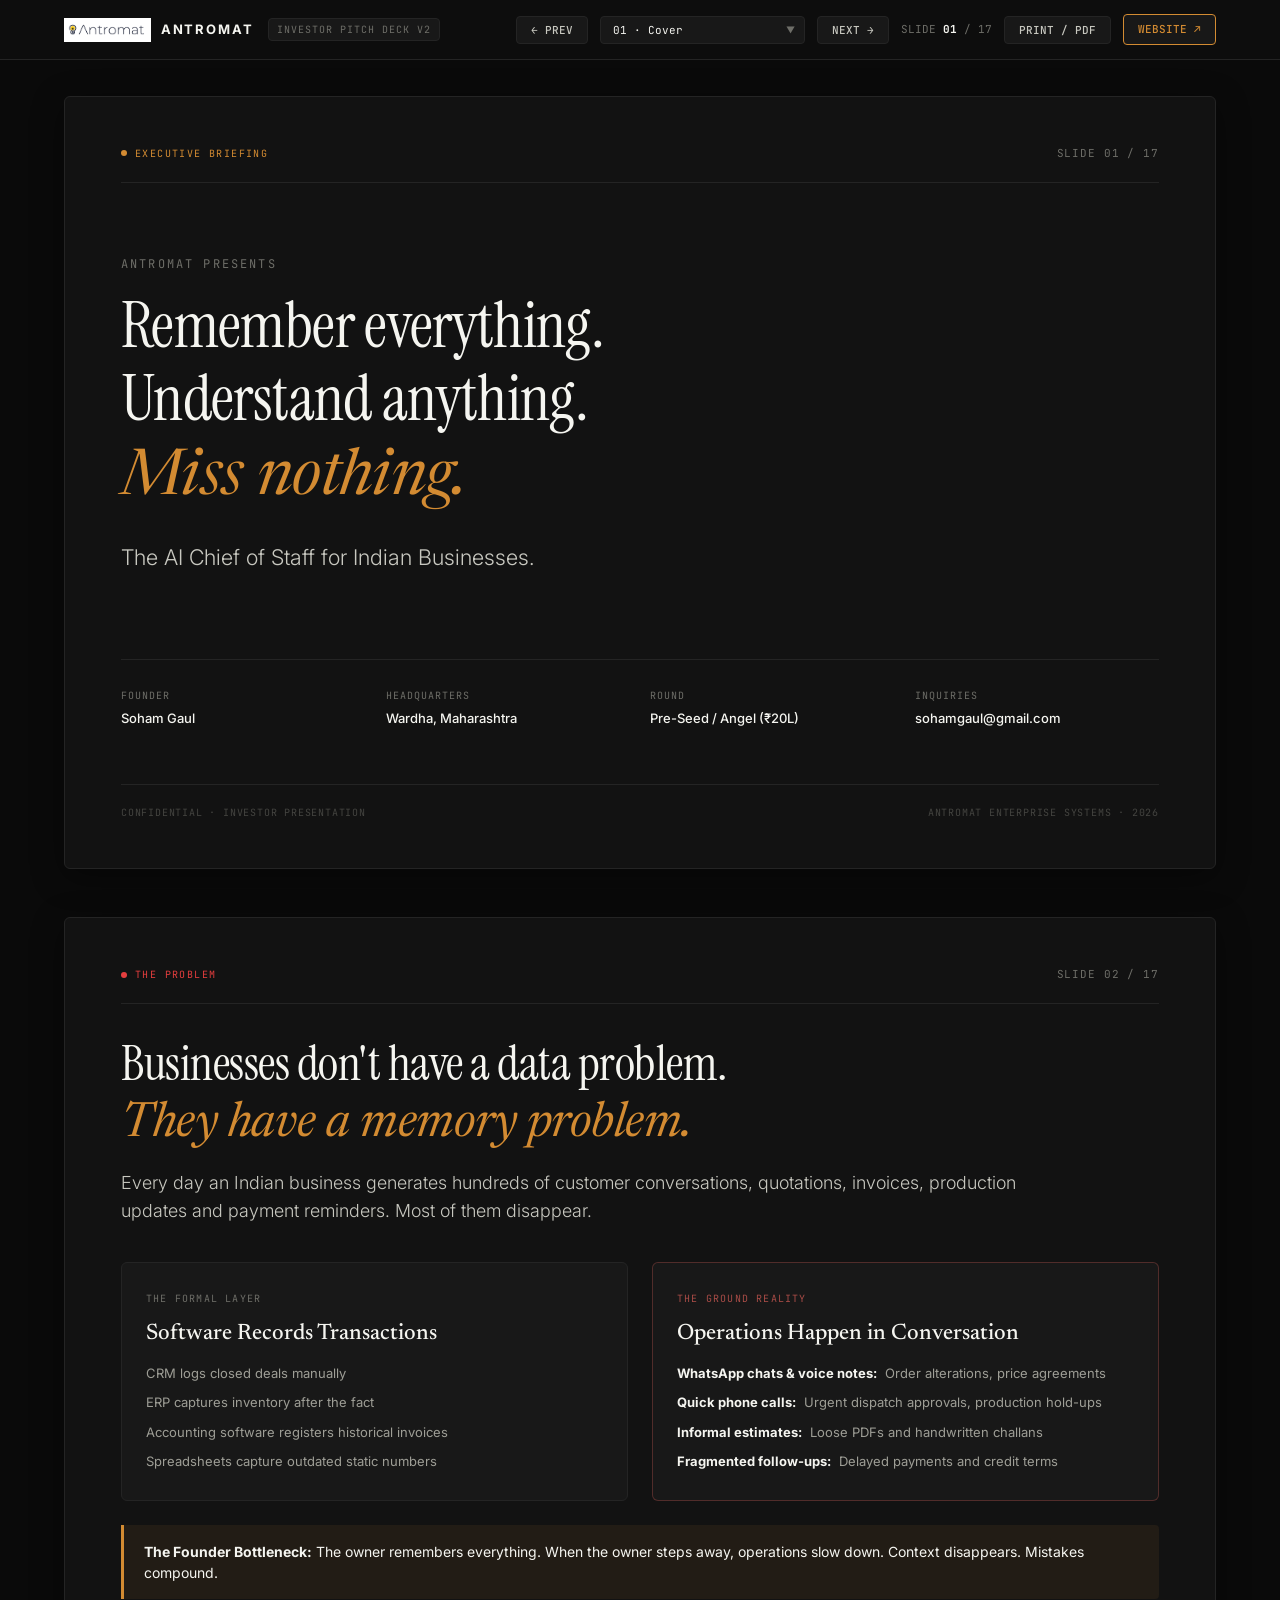
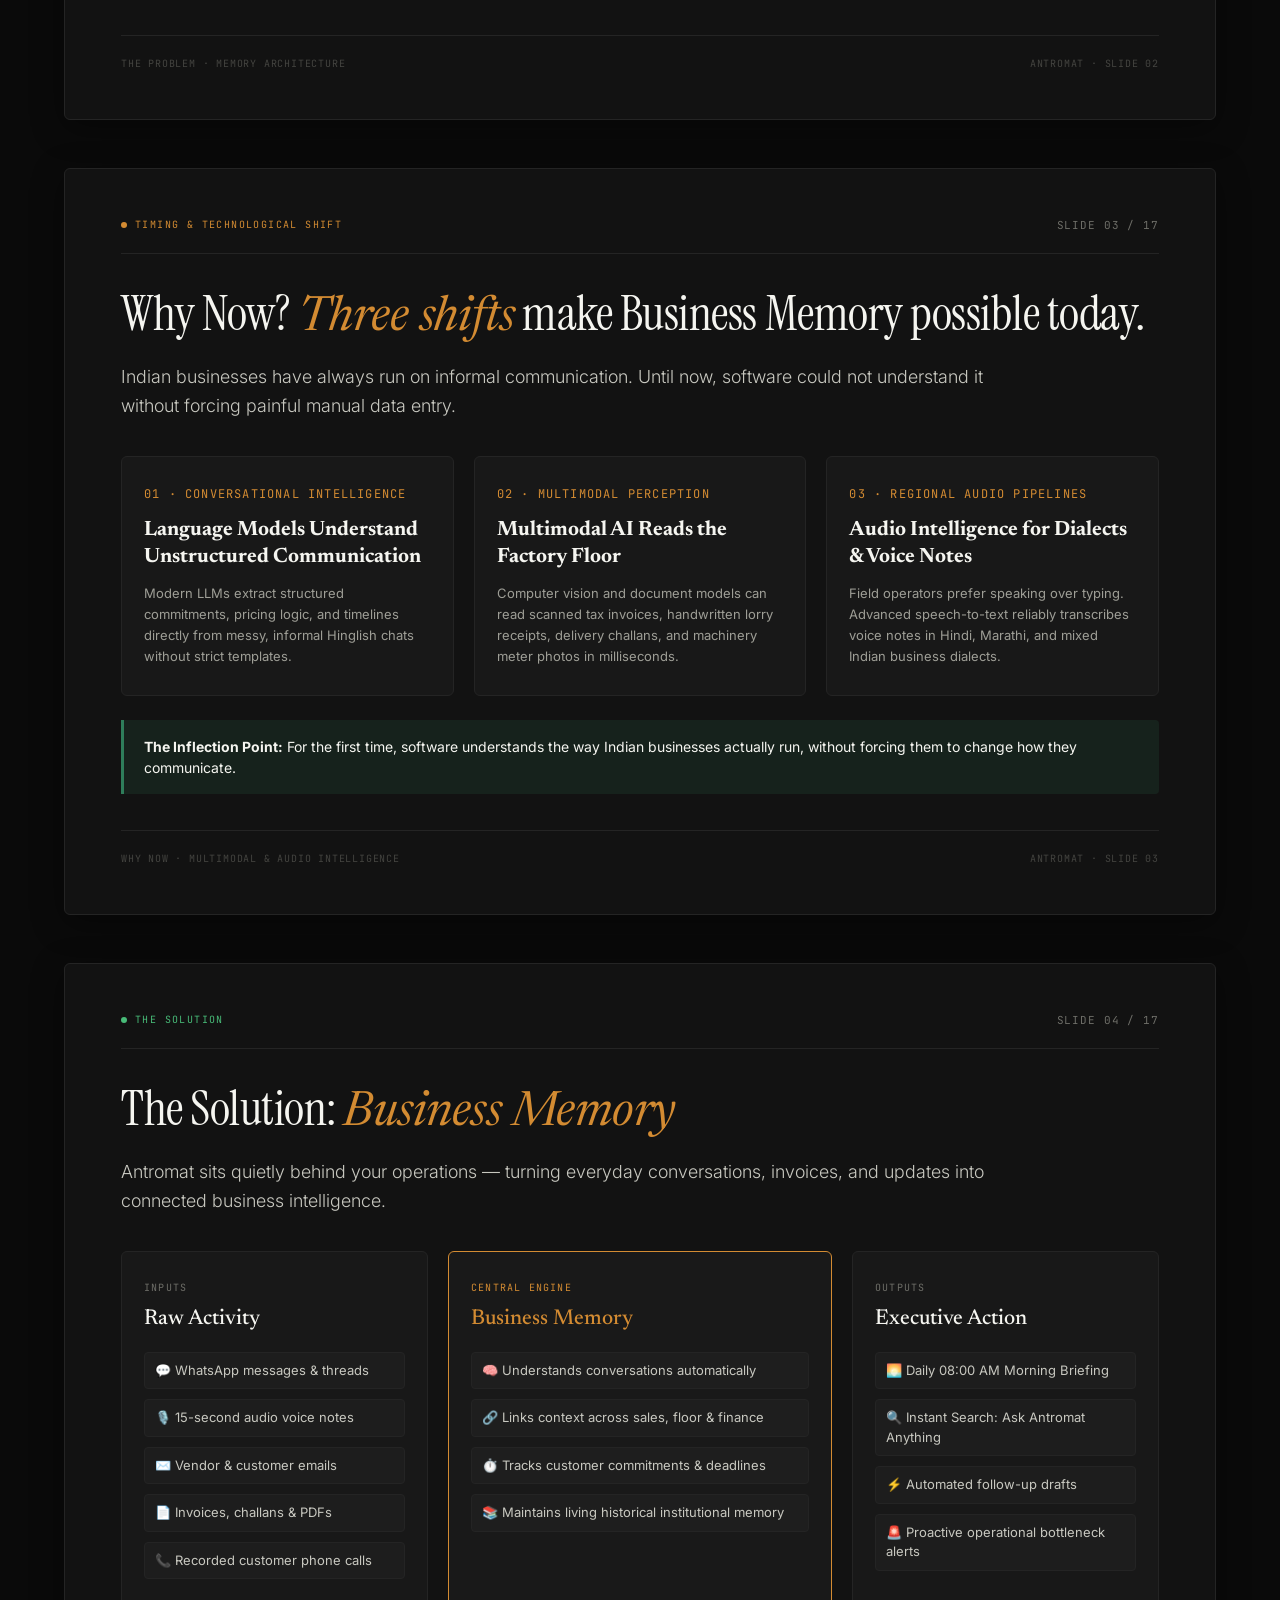
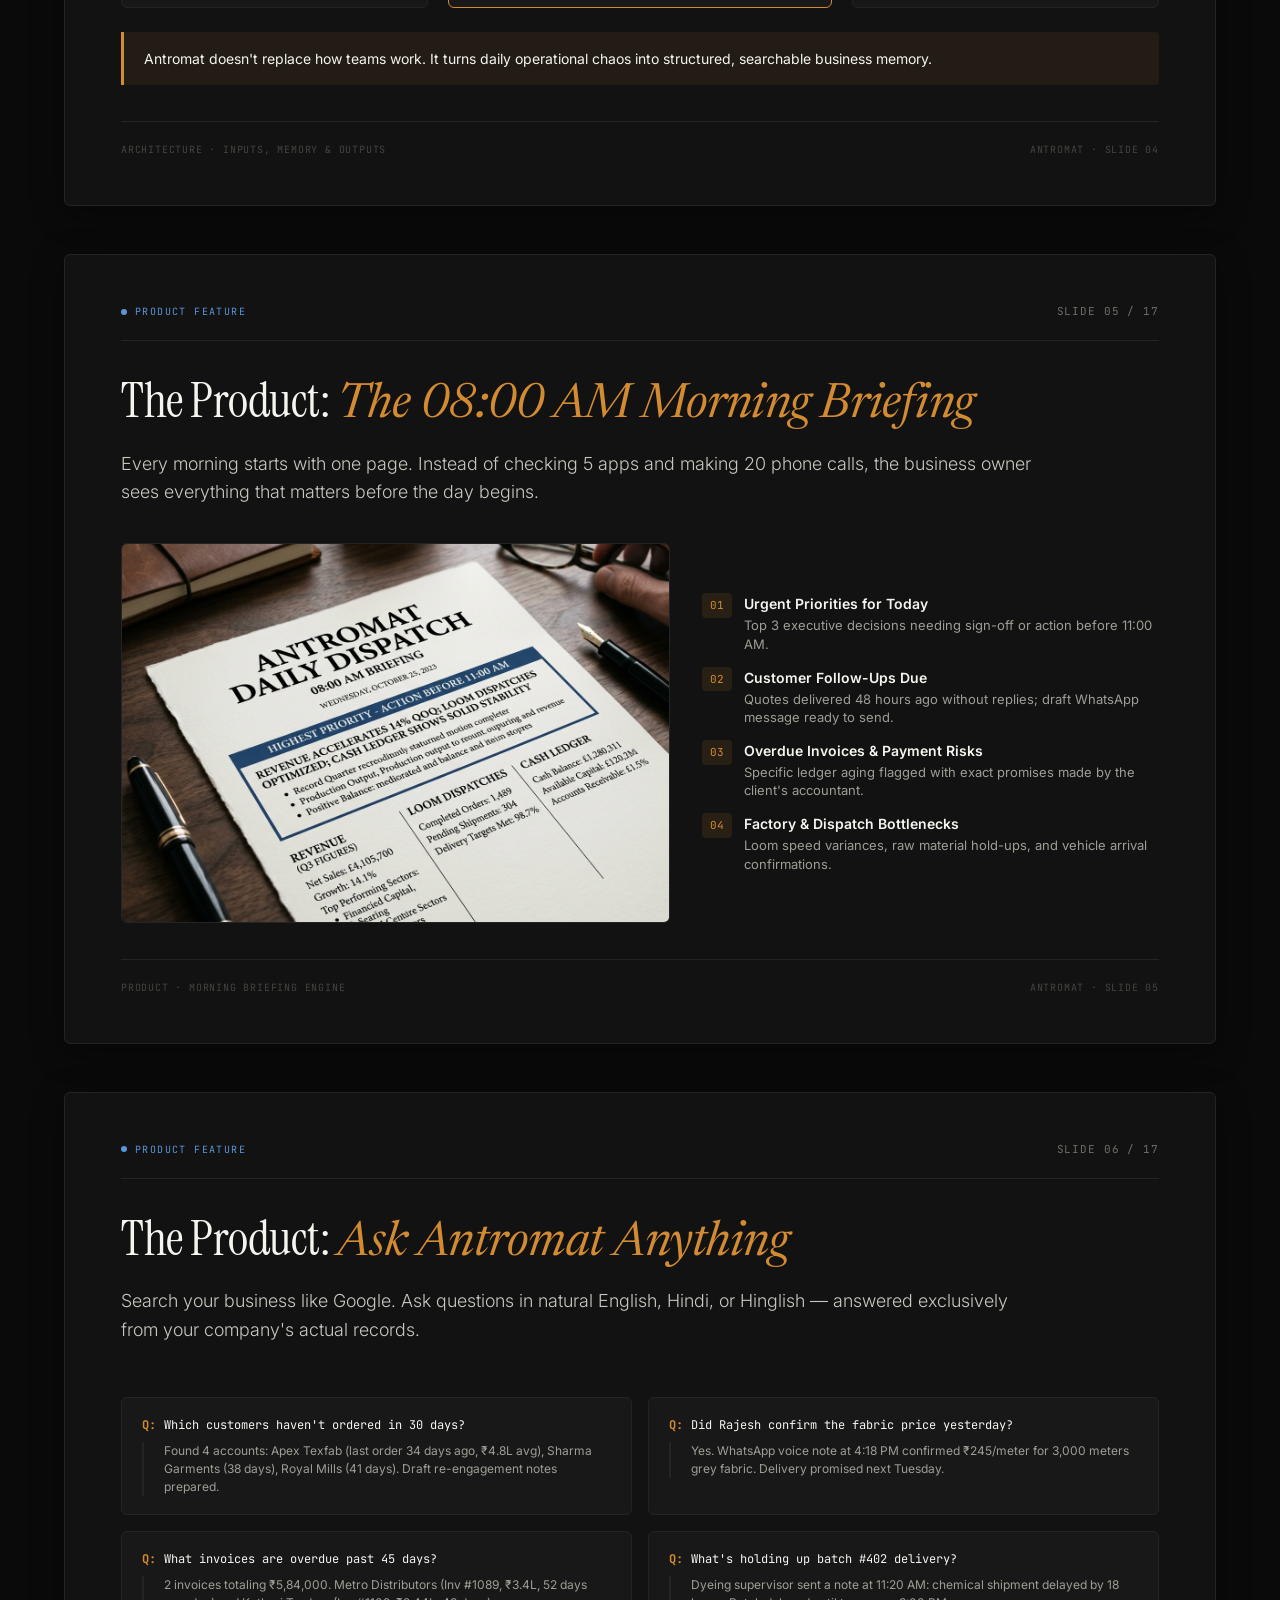
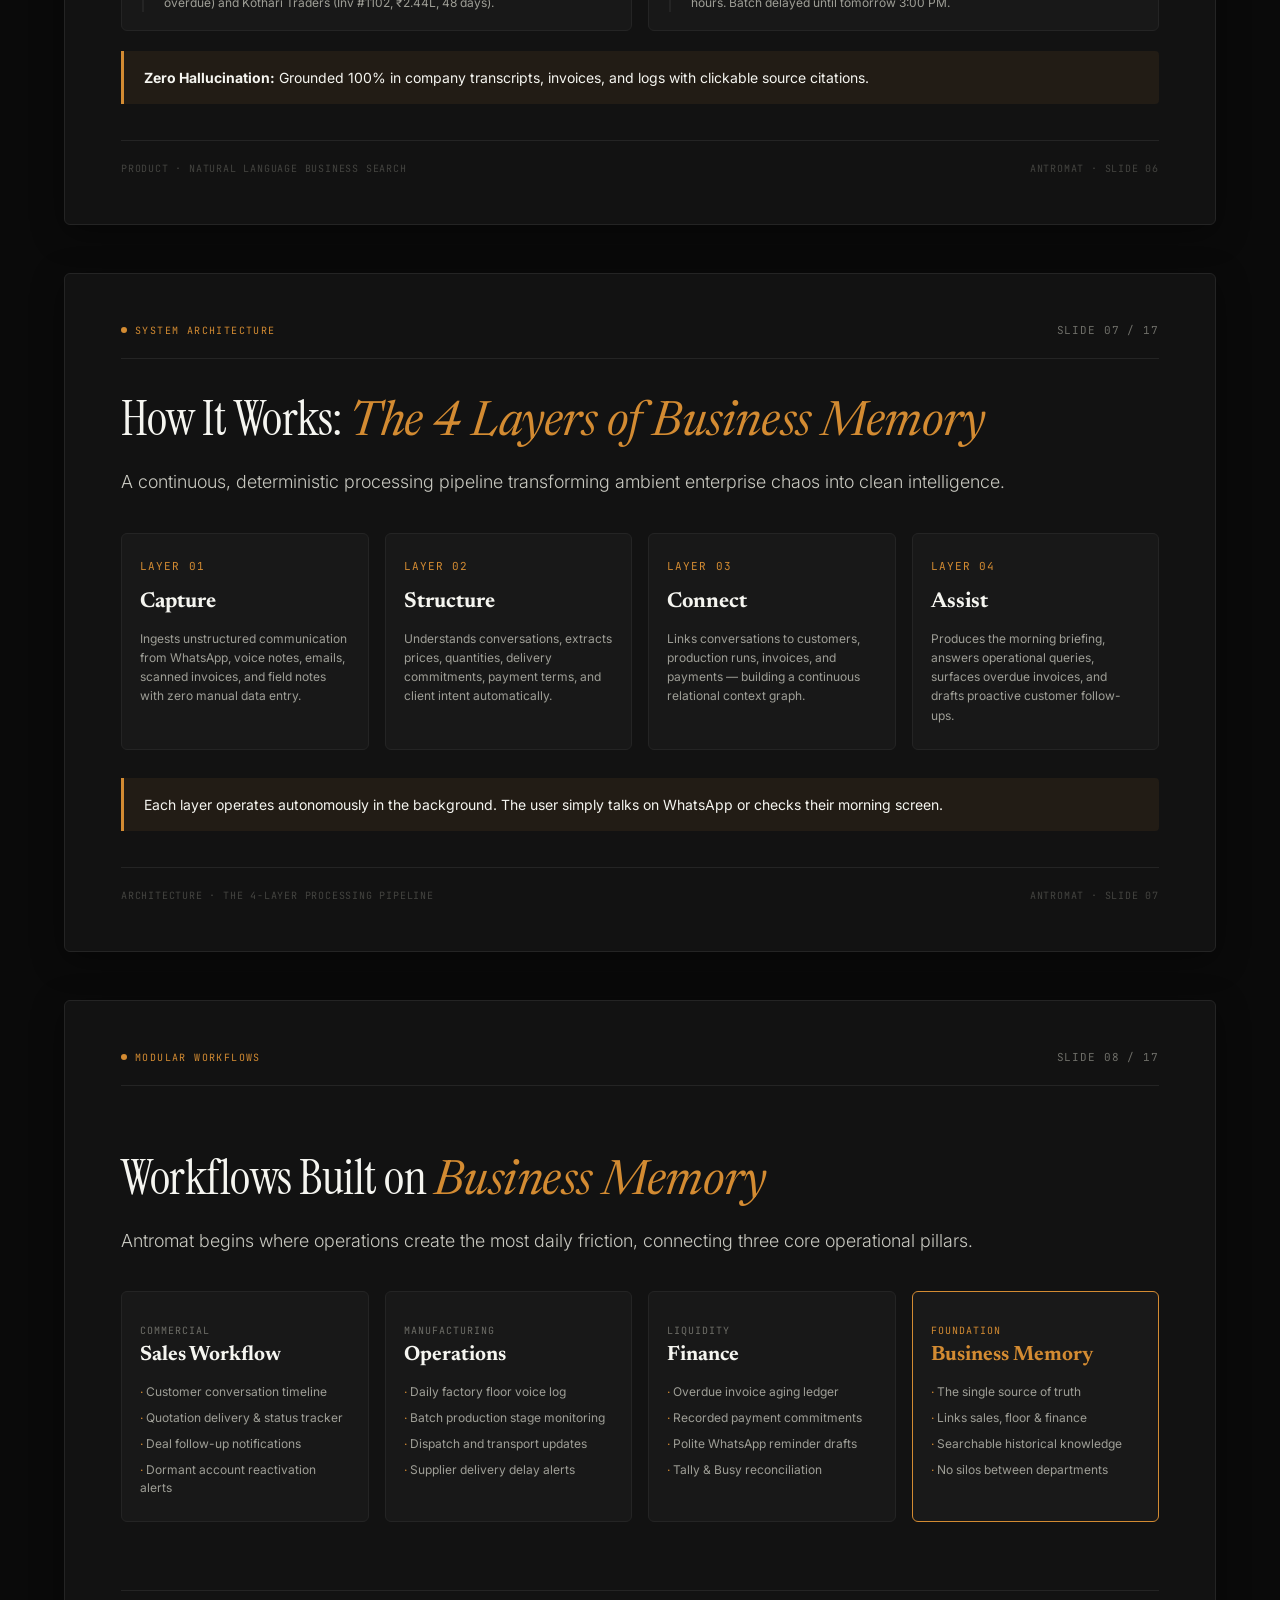
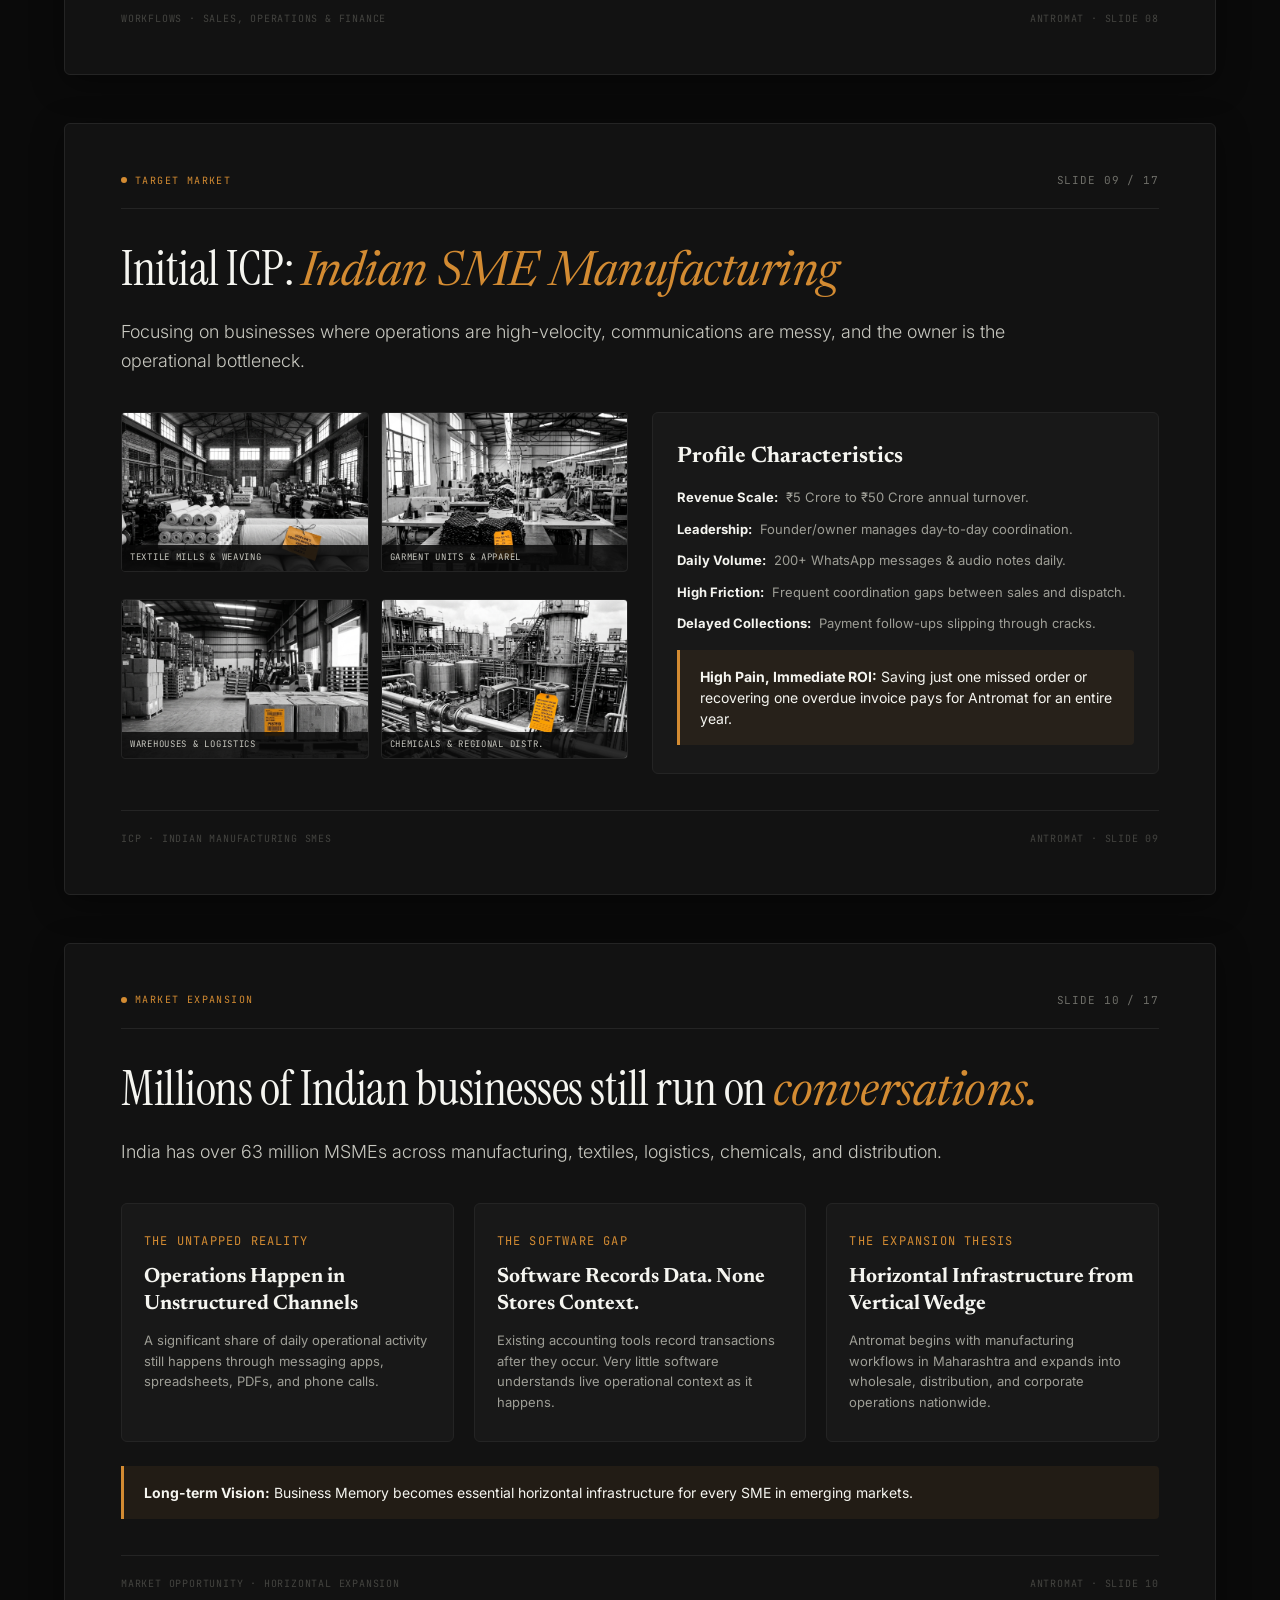
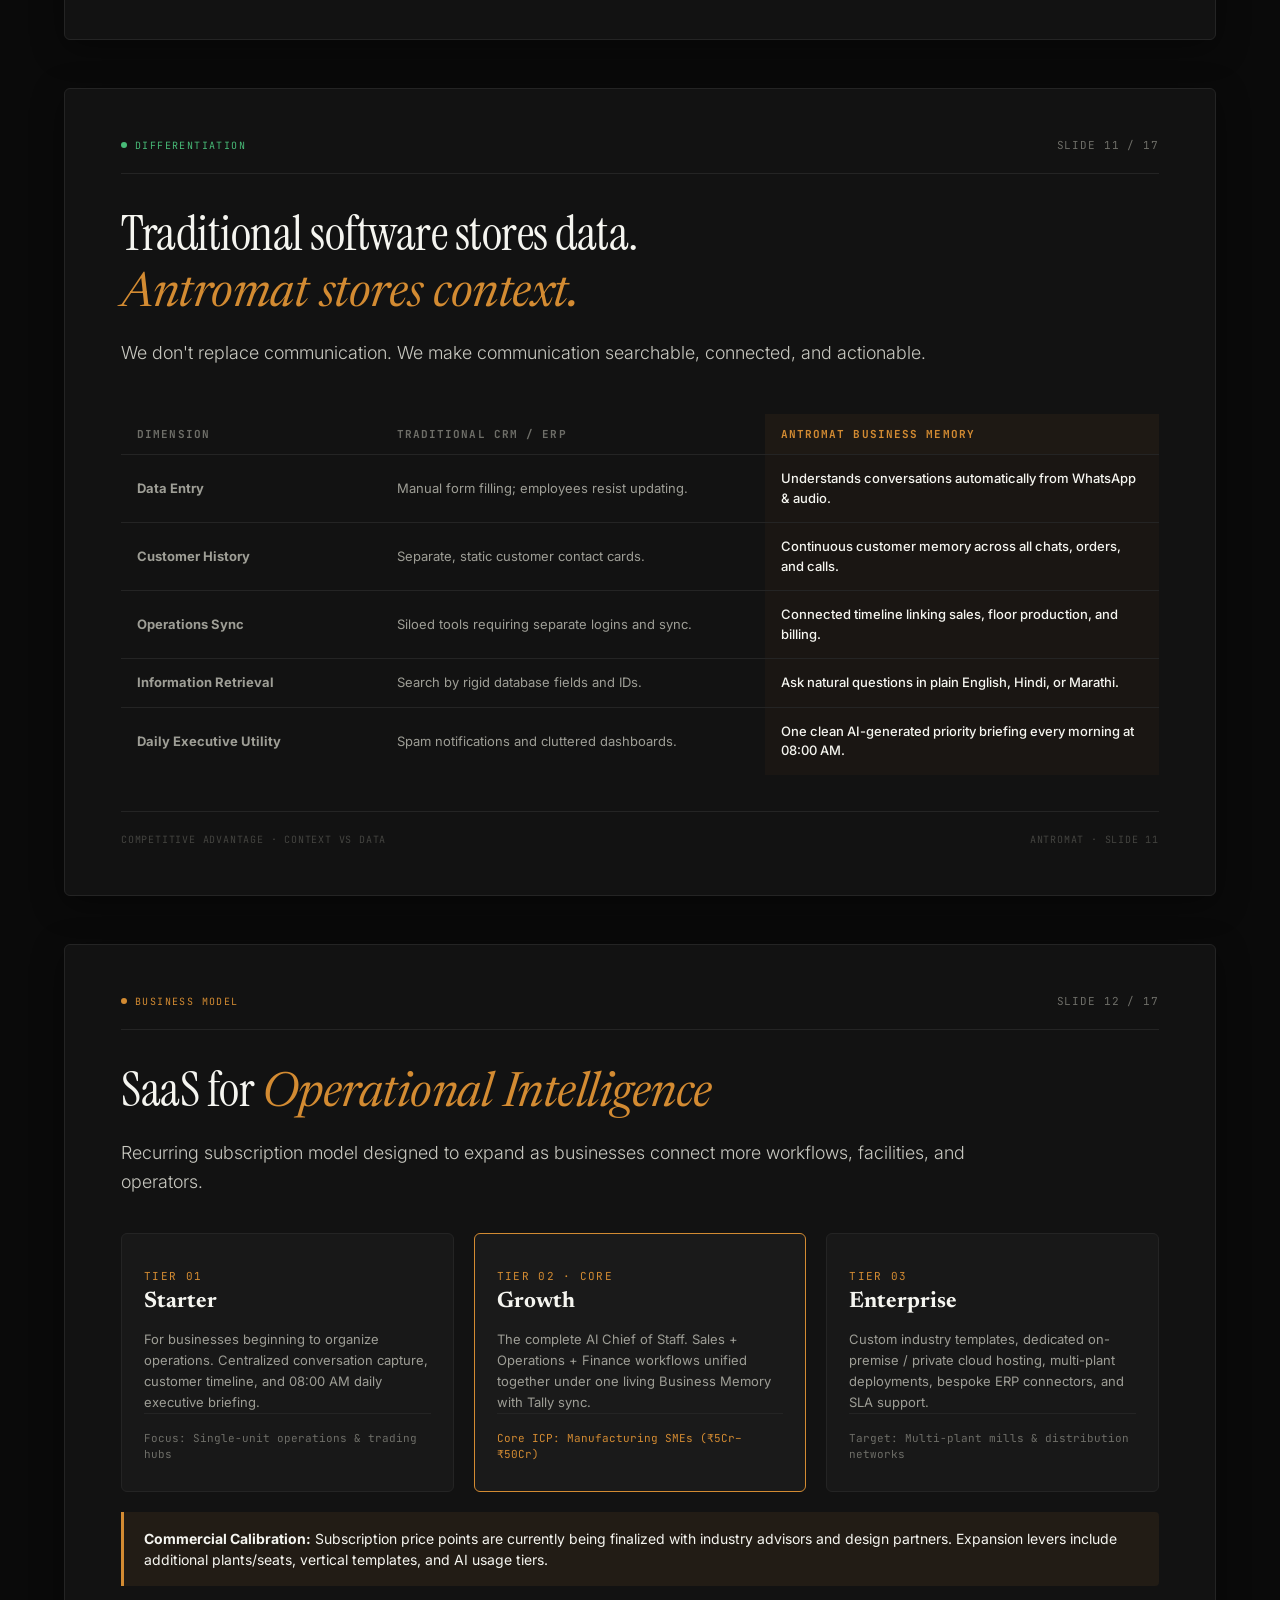
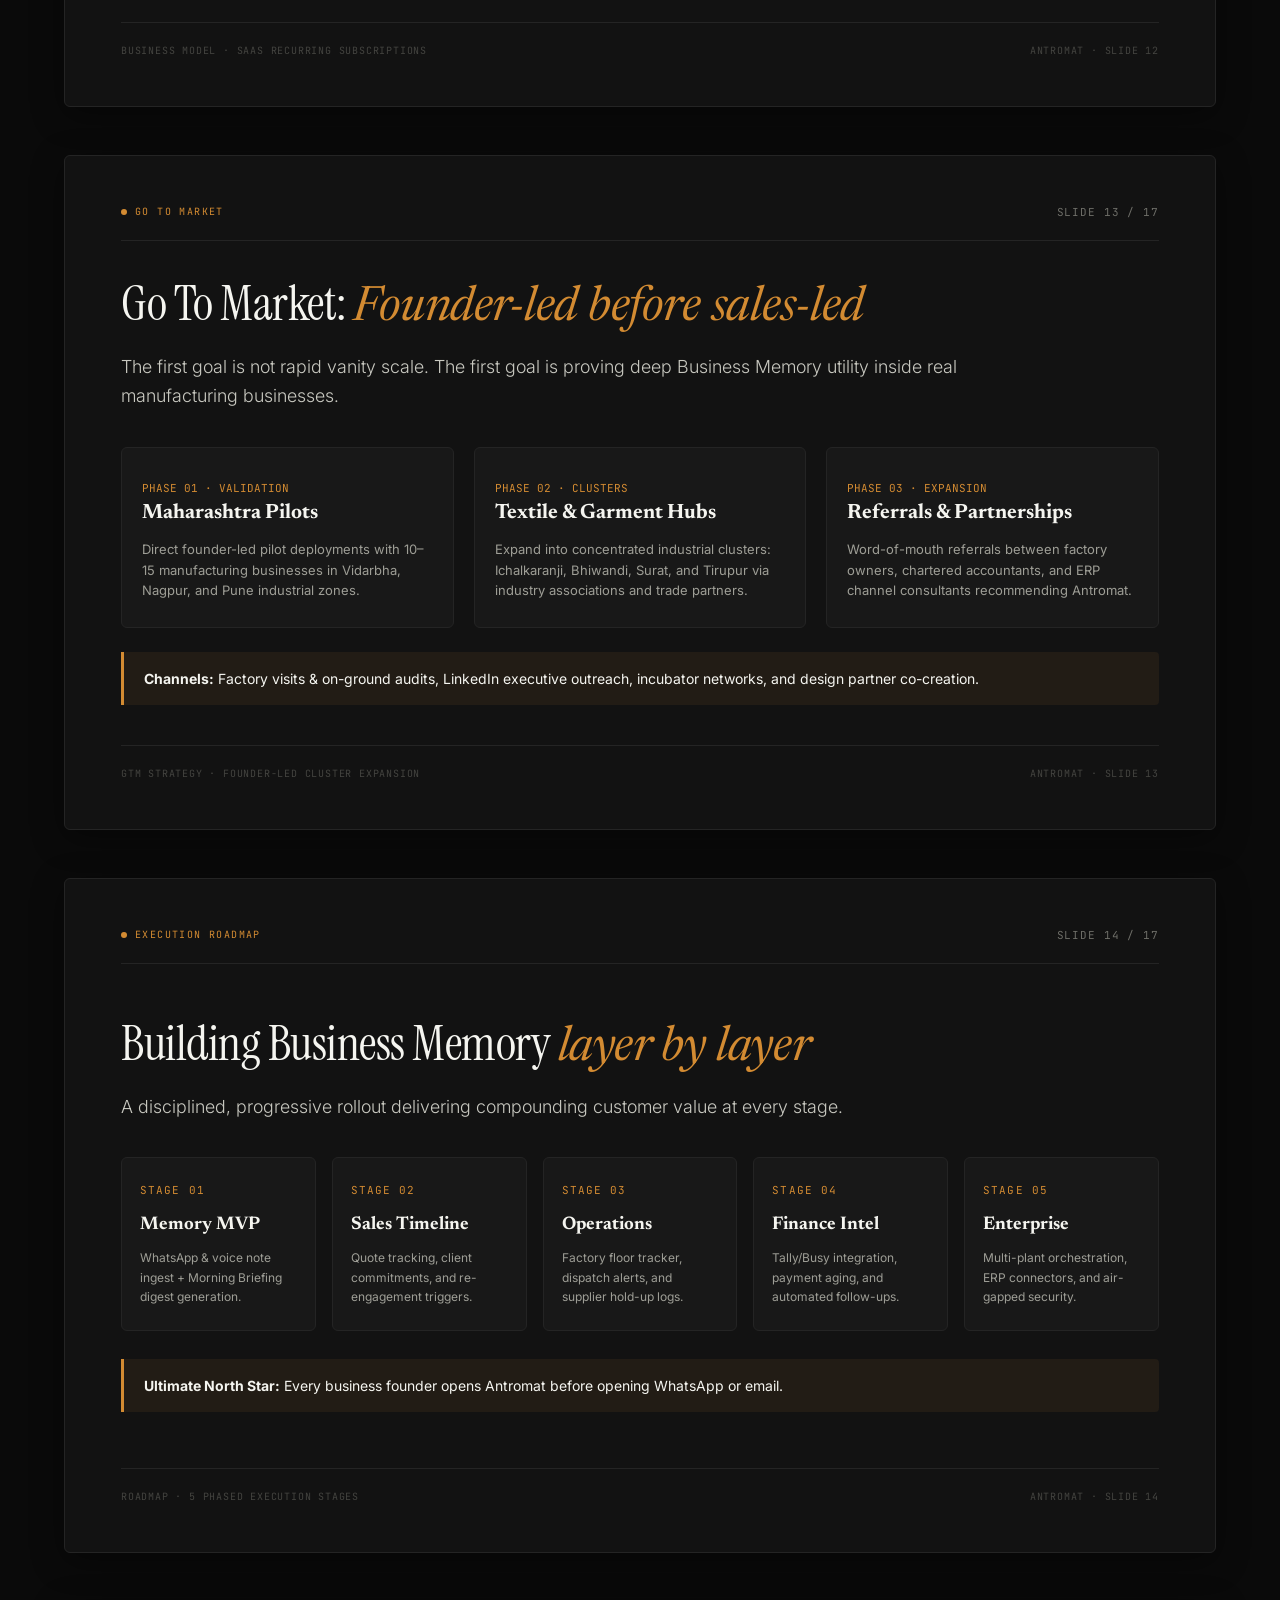
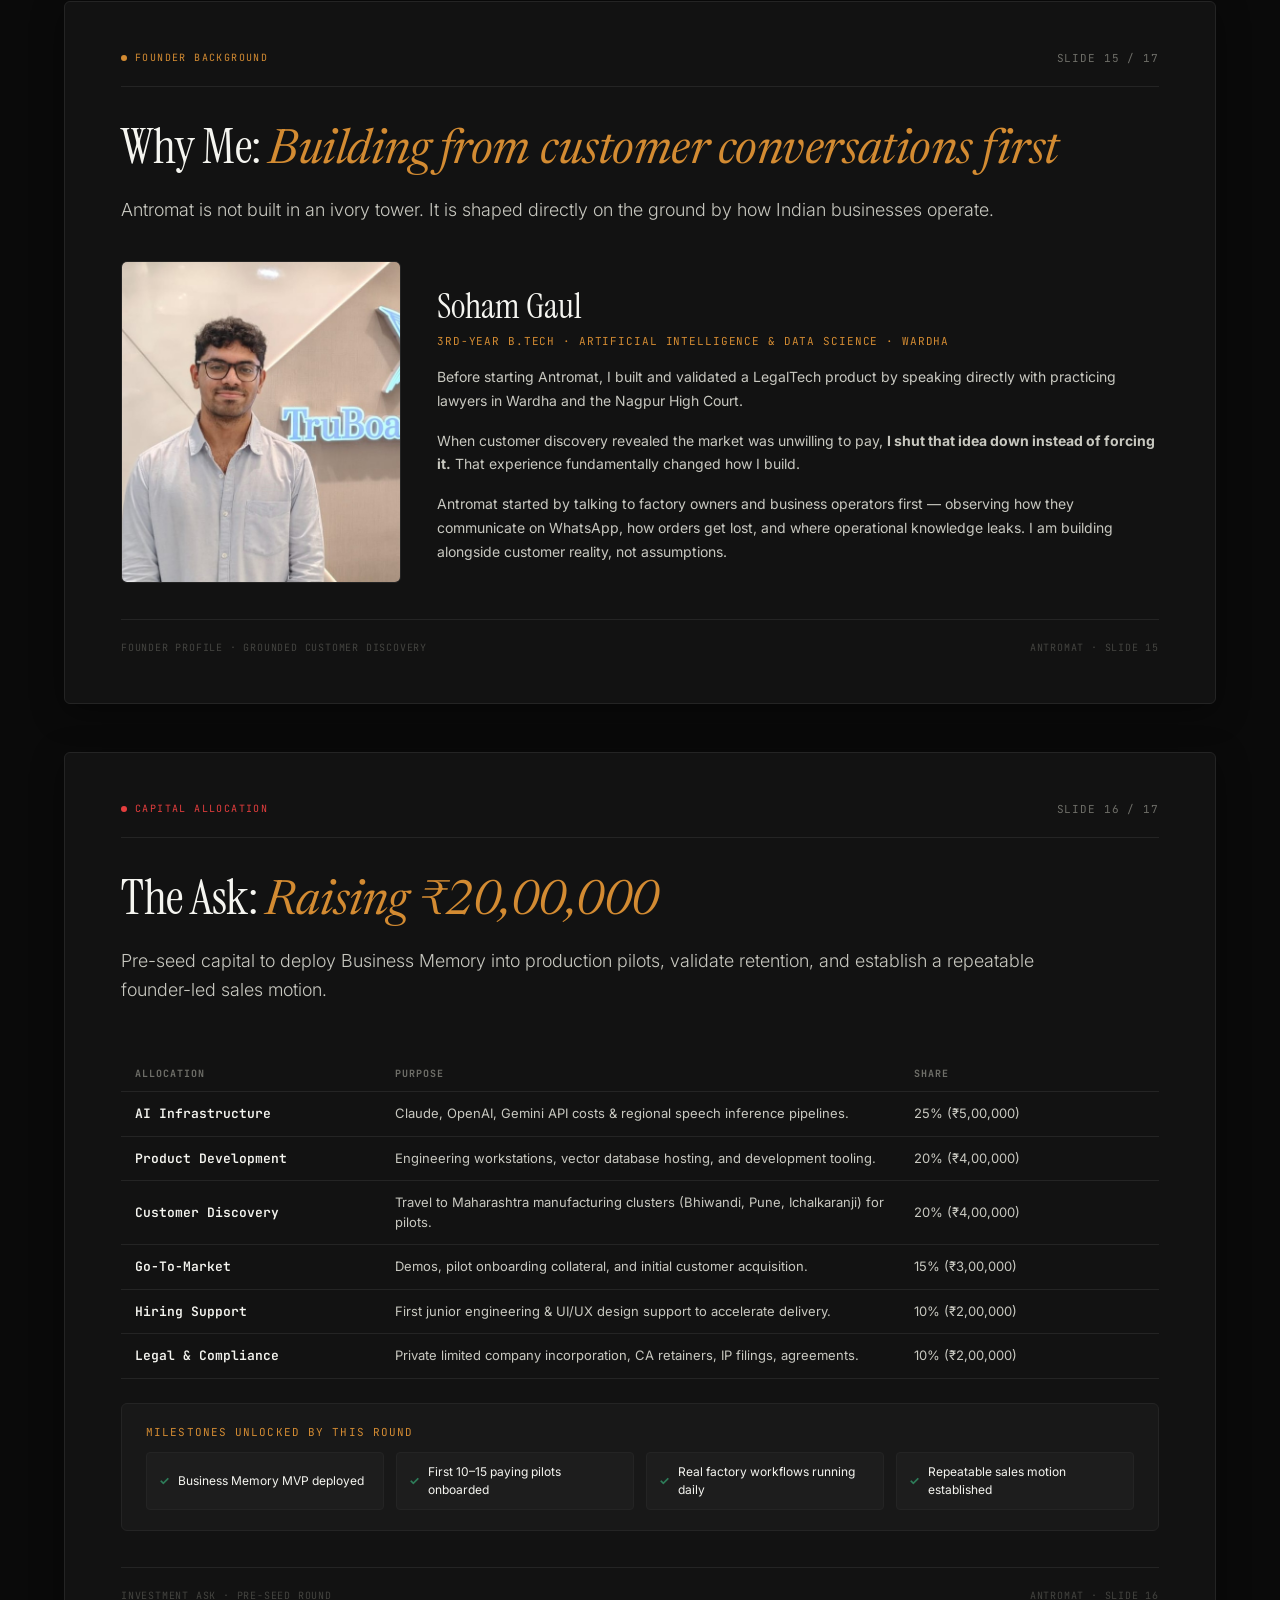
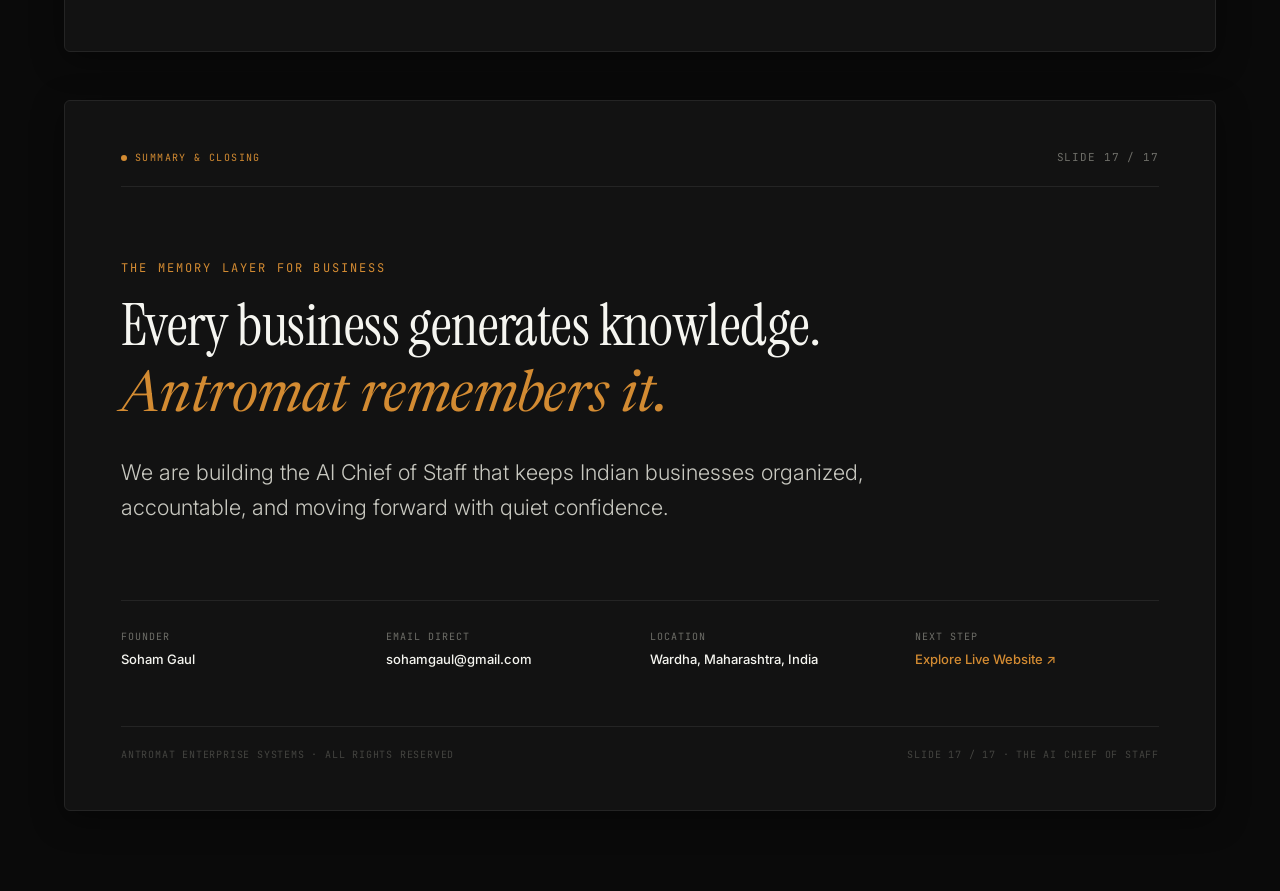
<file: pitch.html>
<!DOCTYPE html>
<html lang="en">
<head>
  <meta charset="UTF-8">
  <meta name="viewport" content="width=device-width, initial-scale=1.0">
  <title>ANTROMAT — Investor Pitch Deck v2 (The AI Chief of Staff)</title>
  <meta name="description" content="Official Investor Pitch Deck for Antromat: The AI Chief of Staff & Business Memory for Indian Businesses.">
  
  <link rel="icon" type="image/png" href="logo.png">
  <link rel="stylesheet" href="styles/pitch.css">
</head>
<body>

  <!-- ===================================================================
       STICKY PRESENTATION CONTROL BAR
       =================================================================== -->
  <header class="deck-top-nav">
    <div class="deck-nav-inner">
      <div class="nav-brand-group">
        <a href="index.html" class="nav-brand-link" title="Return to Website">
          <img src="logo.png" alt="Antromat" class="nav-brand-logo">
          <span class="nav-brand-text">ANTROMAT</span>
        </a>
        <span class="nav-deck-badge">INVESTOR PITCH DECK V2</span>
      </div>

      <div class="nav-controls">
        <button class="nav-btn" id="deck-prev-btn" aria-label="Previous Slide">← PREV</button>
        
        <div class="slide-select-wrap">
          <select class="slide-select" id="deck-slide-select" aria-label="Jump to slide">
            <option value="slide-01">01 · Cover</option>
            <option value="slide-02">02 · The Problem</option>
            <option value="slide-03">03 · Why Now?</option>
            <option value="slide-04">04 · The Solution</option>
            <option value="slide-05">05 · Morning Briefing</option>
            <option value="slide-06">06 · Ask Antromat</option>
            <option value="slide-07">07 · The 4 Layers</option>
            <option value="slide-08">08 · Workflows</option>
            <option value="slide-09">09 · Initial ICP</option>
            <option value="slide-10">10 · Market Opportunity</option>
            <option value="slide-11">11 · Why Different</option>
            <option value="slide-12">12 · Business Model</option>
            <option value="slide-13">13 · Go To Market</option>
            <option value="slide-14">14 · Roadmap</option>
            <option value="slide-15">15 · Why Me</option>
            <option value="slide-16">16 · The Ask</option>
            <option value="slide-17">17 · Vision</option>
          </select>
          <span class="select-arrow">▼</span>
        </div>

        <button class="nav-btn" id="deck-next-btn" aria-label="Next Slide">NEXT →</button>
        
        <span class="nav-counter" id="deck-counter">SLIDE <strong>01</strong> / 17</span>
        
        <button class="nav-btn" id="deck-print-btn" title="Export as PDF / Print">PRINT / PDF</button>
        <a href="index.html" class="nav-btn" style="border-color: var(--accent-amber); color: var(--accent-amber);">WEBSITE ↗</a>
      </div>
    </div>
  </header>

  <!-- ===================================================================
       16:9 SLIDES CONTAINER
       =================================================================== -->
  <main class="deck-container">

    <!-- =================================================================
         SLIDE 01 — COVER
         ================================================================= -->
    <article class="slide-card" id="slide-01" data-slide-index="1">
      <div class="slide-top-bar">
        <span class="slide-category-tag">EXECUTIVE BRIEFING</span>
        <span class="slide-index">SLIDE 01 / 17</span>
      </div>

      <div class="slide-main-content slide-cover-wrap">
        <div style="font-family:var(--font-mono); font-size:12px; letter-spacing:0.18em; color:var(--text-muted); margin-bottom:16px; text-transform:uppercase;">
          ANTROMAT PRESENTS
        </div>
        <h1 class="slide-headline" style="font-size:clamp(2.8rem, 5vw, 4.4rem); margin-bottom:24px;">
          Remember everything.<br>
          Understand anything.<br>
          <em>Miss nothing.</em>
        </h1>
        <p class="slide-subhead" style="font-size:1.35rem; color:var(--text-secondary);">
          The AI Chief of Staff for Indian Businesses.
        </p>

        <div class="cover-meta-grid">
          <div class="cover-meta-item">
            <span class="cover-meta-label">FOUNDER</span>
            <span class="cover-meta-val">Soham Gaul</span>
          </div>
          <div class="cover-meta-item">
            <span class="cover-meta-label">HEADQUARTERS</span>
            <span class="cover-meta-val">Wardha, Maharashtra</span>
          </div>
          <div class="cover-meta-item">
            <span class="cover-meta-label">ROUND</span>
            <span class="cover-meta-val">Pre-Seed / Angel (₹20L)</span>
          </div>
          <div class="cover-meta-item">
            <span class="cover-meta-label">INQUIRIES</span>
            <span class="cover-meta-val">sohamgaul@gmail.com</span>
          </div>
        </div>
      </div>

      <div class="slide-bottom-bar">
        <span>Confidential · Investor Presentation</span>
        <span>Antromat Enterprise Systems · 2026</span>
      </div>
    </article>


    <!-- =================================================================
         SLIDE 02 — THE PROBLEM
         ================================================================= -->
    <article class="slide-card" id="slide-02" data-slide-index="2">
      <div class="slide-top-bar">
        <span class="slide-category-tag red">THE PROBLEM</span>
        <span class="slide-index">SLIDE 02 / 17</span>
      </div>

      <div class="slide-main-content">
        <h2 class="slide-headline">
          Businesses don't have a data problem.<br>
          <em>They have a memory problem.</em>
        </h2>
        <p class="slide-subhead">
          Every day an Indian business generates hundreds of customer conversations, quotations, invoices, production updates and payment reminders. Most of them disappear.
        </p>

        <div class="problem-grid-2">
          <div class="problem-col">
            <span class="problem-col-tag">THE FORMAL LAYER</span>
            <h3 class="problem-col-title">Software Records Transactions</h3>
            <ul class="problem-list">
              <li>CRM logs closed deals manually</li>
              <li>ERP captures inventory after the fact</li>
              <li>Accounting software registers historical invoices</li>
              <li>Spreadsheets capture outdated static numbers</li>
            </ul>
          </div>

          <div class="problem-col" style="border-color: rgba(169, 76, 71, 0.4);">
            <span class="problem-col-tag" style="color: var(--accent-red);">THE GROUND REALITY</span>
            <h3 class="problem-col-title">Operations Happen in Conversation</h3>
            <ul class="problem-list">
              <li><strong>WhatsApp chats & voice notes:</strong> Order alterations, price agreements</li>
              <li><strong>Quick phone calls:</strong> Urgent dispatch approvals, production hold-ups</li>
              <li><strong>Informal estimates:</strong> Loose PDFs and handwritten challans</li>
              <li><strong>Fragmented follow-ups:</strong> Delayed payments and credit terms</li>
            </ul>
          </div>
        </div>

        <div class="problem-conclusion-banner">
          <strong>The Founder Bottleneck:</strong> The owner remembers everything. When the owner steps away, operations slow down. Context disappears. Mistakes compound.
        </div>
      </div>

      <div class="slide-bottom-bar">
        <span>The Problem · Memory Architecture</span>
        <span>Antromat · Slide 02</span>
      </div>
    </article>


    <!-- =================================================================
         SLIDE 03 — WHY NOW?
         ================================================================= -->
    <article class="slide-card" id="slide-03" data-slide-index="3">
      <div class="slide-top-bar">
        <span class="slide-category-tag">TIMING & TECHNOLOGICAL SHIFT</span>
        <span class="slide-index">SLIDE 03 / 17</span>
      </div>

      <div class="slide-main-content">
        <h2 class="slide-headline">
          Why Now? <em>Three shifts</em> make Business Memory possible today.
        </h2>
        <p class="slide-subhead">
          Indian businesses have always run on informal communication. Until now, software could not understand it without forcing painful manual data entry.
        </p>

        <div class="why-now-grid">
          <div class="why-card">
            <div>
              <div class="why-num">01 · CONVERSATIONAL INTELLIGENCE</div>
              <h3 class="why-title">Language Models Understand Unstructured Communication</h3>
              <p class="why-desc">
                Modern LLMs extract structured commitments, pricing logic, and timelines directly from messy, informal Hinglish chats without strict templates.
              </p>
            </div>
          </div>

          <div class="why-card">
            <div>
              <div class="why-num">02 · MULTIMODAL PERCEPTION</div>
              <h3 class="why-title">Multimodal AI Reads the Factory Floor</h3>
              <p class="why-desc">
                Computer vision and document models can read scanned tax invoices, handwritten lorry receipts, delivery challans, and machinery meter photos in milliseconds.
              </p>
            </div>
          </div>

          <div class="why-card">
            <div>
              <div class="why-num">03 · REGIONAL AUDIO PIPELINES</div>
              <h3 class="why-title">Audio Intelligence for Dialects & Voice Notes</h3>
              <p class="why-desc">
                Field operators prefer speaking over typing. Advanced speech-to-text reliably transcribes voice notes in Hindi, Marathi, and mixed Indian business dialects.
              </p>
            </div>
          </div>
        </div>

        <div class="problem-conclusion-banner" style="border-left-color: var(--accent-green); background: var(--accent-green-glow);">
          <strong>The Inflection Point:</strong> For the first time, software understands the way Indian businesses actually run, without forcing them to change how they communicate.
        </div>
      </div>

      <div class="slide-bottom-bar">
        <span>Why Now · Multimodal & Audio Intelligence</span>
        <span>Antromat · Slide 03</span>
      </div>
    </article>


    <!-- =================================================================
         SLIDE 04 — THE SOLUTION
         ================================================================= -->
    <article class="slide-card" id="slide-04" data-slide-index="4">
      <div class="slide-top-bar">
        <span class="slide-category-tag green">THE SOLUTION</span>
        <span class="slide-index">SLIDE 04 / 17</span>
      </div>

      <div class="slide-main-content">
        <h2 class="slide-headline">
          The Solution: <em>Business Memory</em>
        </h2>
        <p class="slide-subhead">
          Antromat sits quietly behind your operations — turning everyday conversations, invoices, and updates into connected business intelligence.
        </p>

        <div class="solution-flow-grid">
          <!-- Column 1: Inputs -->
          <div class="flow-col">
            <span class="flow-tag">INPUTS</span>
            <h3 class="flow-title">Raw Activity</h3>
            <ul class="flow-items-list">
              <li>💬 WhatsApp messages & threads</li>
              <li>🎙️ 15-second audio voice notes</li>
              <li>✉️ Vendor & customer emails</li>
              <li>📄 Invoices, challans & PDFs</li>
              <li>📞 Recorded customer phone calls</li>
            </ul>
          </div>

          <!-- Column 2: Business Memory Core -->
          <div class="flow-col center-core">
            <span class="flow-tag" style="color: var(--accent-amber);">CENTRAL ENGINE</span>
            <h3 class="flow-title" style="color: var(--accent-amber);">Business Memory</h3>
            <ul class="flow-items-list">
              <li>🧠 Understands conversations automatically</li>
              <li>🔗 Links context across sales, floor & finance</li>
              <li>⏱️ Tracks customer commitments & deadlines</li>
              <li>📚 Maintains living historical institutional memory</li>
            </ul>
          </div>

          <!-- Column 3: Outputs -->
          <div class="flow-col">
            <span class="flow-tag">OUTPUTS</span>
            <h3 class="flow-title">Executive Action</h3>
            <ul class="flow-items-list">
              <li>🌅 Daily 08:00 AM Morning Briefing</li>
              <li>🔍 Instant Search: Ask Antromat Anything</li>
              <li>⚡ Automated follow-up drafts</li>
              <li>🚨 Proactive operational bottleneck alerts</li>
            </ul>
          </div>
        </div>

        <div class="problem-conclusion-banner">
          Antromat doesn't replace how teams work. It turns daily operational chaos into structured, searchable business memory.
        </div>
      </div>

      <div class="slide-bottom-bar">
        <span>Architecture · Inputs, Memory & Outputs</span>
        <span>Antromat · Slide 04</span>
      </div>
    </article>


    <!-- =================================================================
         SLIDE 05 — THE PRODUCT: MORNING BRIEFING
         ================================================================= -->
    <article class="slide-card" id="slide-05" data-slide-index="5">
      <div class="slide-top-bar">
        <span class="slide-category-tag blue">PRODUCT FEATURE</span>
        <span class="slide-index">SLIDE 05 / 17</span>
      </div>

      <div class="slide-main-content">
        <h2 class="slide-headline">
          The Product: <em>The 08:00 AM Morning Briefing</em>
        </h2>
        <p class="slide-subhead">
          Every morning starts with one page. Instead of checking 5 apps and making 20 phone calls, the business owner sees everything that matters before the day begins.
        </p>

        <div class="product-split-grid">
          <div class="product-media-frame">
            <img src="assets/morning_briefing.jpg" alt="Antromat Executive Morning Briefing Document">
          </div>

          <div class="briefing-bullet-list">
            <div class="briefing-bullet-item">
              <span class="bullet-icon">01</span>
              <div class="bullet-text">
                <h4>Urgent Priorities for Today</h4>
                <p>Top 3 executive decisions needing sign-off or action before 11:00 AM.</p>
              </div>
            </div>

            <div class="briefing-bullet-item">
              <span class="bullet-icon">02</span>
              <div class="bullet-text">
                <h4>Customer Follow-Ups Due</h4>
                <p>Quotes delivered 48 hours ago without replies; draft WhatsApp message ready to send.</p>
              </div>
            </div>

            <div class="briefing-bullet-item">
              <span class="bullet-icon">03</span>
              <div class="bullet-text">
                <h4>Overdue Invoices & Payment Risks</h4>
                <p>Specific ledger aging flagged with exact promises made by the client's accountant.</p>
              </div>
            </div>

            <div class="briefing-bullet-item">
              <span class="bullet-icon">04</span>
              <div class="bullet-text">
                <h4>Factory & Dispatch Bottlenecks</h4>
                <p>Loom speed variances, raw material hold-ups, and vehicle arrival confirmations.</p>
              </div>
            </div>
          </div>
        </div>
      </div>

      <div class="slide-bottom-bar">
        <span>Product · Morning Briefing Engine</span>
        <span>Antromat · Slide 05</span>
      </div>
    </article>


    <!-- =================================================================
         SLIDE 06 — THE PRODUCT: ASK ANTROMAT ANYTHING
         ================================================================= -->
    <article class="slide-card" id="slide-06" data-slide-index="6">
      <div class="slide-top-bar">
        <span class="slide-category-tag blue">PRODUCT FEATURE</span>
        <span class="slide-index">SLIDE 06 / 17</span>
      </div>

      <div class="slide-main-content">
        <h2 class="slide-headline">
          The Product: <em>Ask Antromat Anything</em>
        </h2>
        <p class="slide-subhead">
          Search your business like Google. Ask questions in natural English, Hindi, or Hinglish — answered exclusively from your company's actual records.
        </p>

        <div class="ask-queries-grid">
          <div class="query-specimen-card">
            <div class="query-q">Which customers haven't ordered in 30 days?</div>
            <div class="query-a">
              Found 4 accounts: Apex Texfab (last order 34 days ago, ₹4.8L avg), Sharma Garments (38 days), Royal Mills (41 days). Draft re-engagement notes prepared.
            </div>
          </div>

          <div class="query-specimen-card">
            <div class="query-q">Did Rajesh confirm the fabric price yesterday?</div>
            <div class="query-a">
              Yes. WhatsApp voice note at 4:18 PM confirmed ₹245/meter for 3,000 meters grey fabric. Delivery promised next Tuesday.
            </div>
          </div>

          <div class="query-specimen-card">
            <div class="query-q">What invoices are overdue past 45 days?</div>
            <div class="query-a">
              2 invoices totaling ₹5,84,000. Metro Distributors (Inv #1089, ₹3.4L, 52 days overdue) and Kothari Traders (Inv #1102, ₹2.44L, 48 days).
            </div>
          </div>

          <div class="query-specimen-card">
            <div class="query-q">What's holding up batch #402 delivery?</div>
            <div class="query-a">
              Dyeing supervisor sent a note at 11:20 AM: chemical shipment delayed by 18 hours. Batch delayed until tomorrow 3:00 PM.
            </div>
          </div>
        </div>

        <div class="problem-conclusion-banner" style="margin-top:20px;">
          <strong>Zero Hallucination:</strong> Grounded 100% in company transcripts, invoices, and logs with clickable source citations.
        </div>
      </div>

      <div class="slide-bottom-bar">
        <span>Product · Natural Language Business Search</span>
        <span>Antromat · Slide 06</span>
      </div>
    </article>


    <!-- =================================================================
         SLIDE 07 — HOW IT WORKS: THE 4 LAYERS
         ================================================================= -->
    <article class="slide-card" id="slide-07" data-slide-index="7">
      <div class="slide-top-bar">
        <span class="slide-category-tag">SYSTEM ARCHITECTURE</span>
        <span class="slide-index">SLIDE 07 / 17</span>
      </div>

      <div class="slide-main-content">
        <h2 class="slide-headline">
          How It Works: <em>The 4 Layers of Business Memory</em>
        </h2>
        <p class="slide-subhead">
          A continuous, deterministic processing pipeline transforming ambient enterprise chaos into clean intelligence.
        </p>

        <div class="layers-horizontal-grid">
          <div class="layer-step-card">
            <span class="layer-idx">LAYER 01</span>
            <h3 class="layer-name">Capture</h3>
            <p class="layer-text">
              Ingests unstructured communication from WhatsApp, voice notes, emails, scanned invoices, and field notes with zero manual data entry.
            </p>
          </div>

          <div class="layer-step-card">
            <span class="layer-idx">LAYER 02</span>
            <h3 class="layer-name">Structure</h3>
            <p class="layer-text">
              Understands conversations, extracts prices, quantities, delivery commitments, payment terms, and client intent automatically.
            </p>
          </div>

          <div class="layer-step-card">
            <span class="layer-idx">LAYER 03</span>
            <h3 class="layer-name">Connect</h3>
            <p class="layer-text">
              Links conversations to customers, production runs, invoices, and payments — building a continuous relational context graph.
            </p>
          </div>

          <div class="layer-step-card">
            <span class="layer-idx">LAYER 04</span>
            <h3 class="layer-name">Assist</h3>
            <p class="layer-text">
              Produces the morning briefing, answers operational queries, surfaces overdue invoices, and drafts proactive customer follow-ups.
            </p>
          </div>
        </div>

        <div class="problem-conclusion-banner" style="margin-top:28px;">
          Each layer operates autonomously in the background. The user simply talks on WhatsApp or checks their morning screen.
        </div>
      </div>

      <div class="slide-bottom-bar">
        <span>Architecture · The 4-Layer Processing Pipeline</span>
        <span>Antromat · Slide 07</span>
      </div>
    </article>


    <!-- =================================================================
         SLIDE 08 — WORKFLOWS BUILT ON BUSINESS MEMORY
         ================================================================= -->
    <article class="slide-card" id="slide-08" data-slide-index="8">
      <div class="slide-top-bar">
        <span class="slide-category-tag">MODULAR WORKFLOWS</span>
        <span class="slide-index">SLIDE 08 / 17</span>
      </div>

      <div class="slide-main-content">
        <h2 class="slide-headline">
          Workflows Built on <em>Business Memory</em>
        </h2>
        <p class="slide-subhead">
          Antromat begins where operations create the most daily friction, connecting three core operational pillars.
        </p>

        <div class="workflows-deck-grid">
          <div class="workflow-deck-card">
            <span class="wf-tag">COMMERCIAL</span>
            <h3 class="wf-headline">Sales Workflow</h3>
            <ul class="wf-items">
              <li>Customer conversation timeline</li>
              <li>Quotation delivery & status tracker</li>
              <li>Deal follow-up notifications</li>
              <li>Dormant account reactivation alerts</li>
            </ul>
          </div>

          <div class="workflow-deck-card">
            <span class="wf-tag">MANUFACTURING</span>
            <h3 class="wf-headline">Operations</h3>
            <ul class="wf-items">
              <li>Daily factory floor voice log</li>
              <li>Batch production stage monitoring</li>
              <li>Dispatch and transport updates</li>
              <li>Supplier delivery delay alerts</li>
            </ul>
          </div>

          <div class="workflow-deck-card">
            <span class="wf-tag">LIQUIDITY</span>
            <h3 class="wf-headline">Finance</h3>
            <ul class="wf-items">
              <li>Overdue invoice aging ledger</li>
              <li>Recorded payment commitments</li>
              <li>Polite WhatsApp reminder drafts</li>
              <li>Tally & Busy reconciliation</li>
            </ul>
          </div>

          <div class="workflow-deck-card" style="background:#191919; border-color:var(--accent-amber);">
            <span class="wf-tag" style="color:var(--accent-amber);">FOUNDATION</span>
            <h3 class="wf-headline" style="color:var(--accent-amber);">Business Memory</h3>
            <ul class="wf-items">
              <li>The single source of truth</li>
              <li>Links sales, floor & finance</li>
              <li>Searchable historical knowledge</li>
              <li>No silos between departments</li>
            </ul>
          </div>
        </div>
      </div>

      <div class="slide-bottom-bar">
        <span>Workflows · Sales, Operations & Finance</span>
        <span>Antromat · Slide 08</span>
      </div>
    </article>


    <!-- =================================================================
         SLIDE 09 — INITIAL ICP
         ================================================================= -->
    <article class="slide-card" id="slide-09" data-slide-index="9">
      <div class="slide-top-bar">
        <span class="slide-category-tag">TARGET MARKET</span>
        <span class="slide-index">SLIDE 09 / 17</span>
      </div>

      <div class="slide-main-content">
        <h2 class="slide-headline">
          Initial ICP: <em>Indian SME Manufacturing</em>
        </h2>
        <p class="slide-subhead">
          Focusing on businesses where operations are high-velocity, communications are messy, and the owner is the operational bottleneck.
        </p>

        <div class="icp-split-grid">
          <!-- Left: Documentary Photo Grid -->
          <div class="icp-gallery-grid">
            <div class="icp-img-box">
              <img src="assets/textile_mill.jpg" alt="Textile Mill in Maharashtra">
              <div class="icp-caption-overlay">Textile Mills & Weaving</div>
            </div>
            <div class="icp-img-box">
              <img src="assets/garment_floor.jpg" alt="Garment Manufacturing Floor">
              <div class="icp-caption-overlay">Garment Units & Apparel</div>
            </div>
            <div class="icp-img-box">
              <img src="assets/warehouse.jpg" alt="Logistics Warehouse Dock">
              <div class="icp-caption-overlay">Warehouses & Logistics</div>
            </div>
            <div class="icp-img-box">
              <img src="assets/chemical_plant.jpg" alt="Chemical Processing Plant">
              <div class="icp-caption-overlay">Chemicals & Regional Distr.</div>
            </div>
          </div>

          <!-- Right: Profile Details -->
          <div class="icp-profile-card">
            <div>
              <h3 class="icp-profile-title">Profile Characteristics</h3>
              <ul class="problem-list" style="gap:12px;">
                <li><strong>Revenue Scale:</strong> ₹5 Crore to ₹50 Crore annual turnover.</li>
                <li><strong>Leadership:</strong> Founder/owner manages day-to-day coordination.</li>
                <li><strong>Daily Volume:</strong> 200+ WhatsApp messages & audio notes daily.</li>
                <li><strong>High Friction:</strong> Frequent coordination gaps between sales and dispatch.</li>
                <li><strong>Delayed Collections:</strong> Payment follow-ups slipping through cracks.</li>
              </ul>
            </div>

            <div class="problem-conclusion-banner" style="margin-top:16px;">
              <strong>High Pain, Immediate ROI:</strong> Saving just one missed order or recovering one overdue invoice pays for Antromat for an entire year.
            </div>
          </div>
        </div>
      </div>

      <div class="slide-bottom-bar">
        <span>ICP · Indian Manufacturing SMEs</span>
        <span>Antromat · Slide 09</span>
      </div>
    </article>


    <!-- =================================================================
         SLIDE 10 — MARKET OPPORTUNITY
         ================================================================= -->
    <article class="slide-card" id="slide-10" data-slide-index="10">
      <div class="slide-top-bar">
        <span class="slide-category-tag">MARKET EXPANSION</span>
        <span class="slide-index">SLIDE 10 / 17</span>
      </div>

      <div class="slide-main-content">
        <h2 class="slide-headline">
          Millions of Indian businesses still run on <em>conversations.</em>
        </h2>
        <p class="slide-subhead">
          India has over 63 million MSMEs across manufacturing, textiles, logistics, chemicals, and distribution.
        </p>

        <div class="why-now-grid">
          <div class="why-card">
            <div>
              <div class="why-num">THE UNTAPPED REALITY</div>
              <h3 class="why-title">Operations Happen in Unstructured Channels</h3>
              <p class="why-desc">
                A significant share of daily operational activity still happens through messaging apps, spreadsheets, PDFs, and phone calls.
              </p>
            </div>
          </div>

          <div class="why-card">
            <div>
              <div class="why-num">THE SOFTWARE GAP</div>
              <h3 class="why-title">Software Records Data. None Stores Context.</h3>
              <p class="why-desc">
                Existing accounting tools record transactions after they occur. Very little software understands live operational context as it happens.
              </p>
            </div>
          </div>

          <div class="why-card">
            <div>
              <div class="why-num">THE EXPANSION THESIS</div>
              <h3 class="why-title">Horizontal Infrastructure from Vertical Wedge</h3>
              <p class="why-desc">
                Antromat begins with manufacturing workflows in Maharashtra and expands into wholesale, distribution, and corporate operations nationwide.
              </p>
            </div>
          </div>
        </div>

        <div class="problem-conclusion-banner" style="border-left-color: var(--accent-amber);">
          <strong>Long-term Vision:</strong> Business Memory becomes essential horizontal infrastructure for every SME in emerging markets.
        </div>
      </div>

      <div class="slide-bottom-bar">
        <span>Market Opportunity · Horizontal Expansion</span>
        <span>Antromat · Slide 10</span>
      </div>
    </article>


    <!-- =================================================================
         SLIDE 11 — WHY ANTROMAT IS DIFFERENT
         ================================================================= -->
    <article class="slide-card" id="slide-11" data-slide-index="11">
      <div class="slide-top-bar">
        <span class="slide-category-tag green">DIFFERENTIATION</span>
        <span class="slide-index">SLIDE 11 / 17</span>
      </div>

      <div class="slide-main-content">
        <h2 class="slide-headline">
          Traditional software stores data.<br>
          <em>Antromat stores context.</em>
        </h2>
        <p class="slide-subhead">
          We don't replace communication. We make communication searchable, connected, and actionable.
        </p>

        <table class="comparison-table-wrap">
          <thead>
            <tr>
              <th style="width: 25%;">DIMENSION</th>
              <th style="width: 37%;">TRADITIONAL CRM / ERP</th>
              <th style="width: 38%;" class="highlight-col">ANTROMAT BUSINESS MEMORY</th>
            </tr>
          </thead>
          <tbody>
            <tr>
              <td><strong>Data Entry</strong></td>
              <td>Manual form filling; employees resist updating.</td>
              <td class="highlight-col">Understands conversations automatically from WhatsApp & audio.</td>
            </tr>
            <tr>
              <td><strong>Customer History</strong></td>
              <td>Separate, static customer contact cards.</td>
              <td class="highlight-col">Continuous customer memory across all chats, orders, and calls.</td>
            </tr>
            <tr>
              <td><strong>Operations Sync</strong></td>
              <td>Siloed tools requiring separate logins and sync.</td>
              <td class="highlight-col">Connected timeline linking sales, floor production, and billing.</td>
            </tr>
            <tr>
              <td><strong>Information Retrieval</strong></td>
              <td>Search by rigid database fields and IDs.</td>
              <td class="highlight-col">Ask natural questions in plain English, Hindi, or Marathi.</td>
            </tr>
            <tr>
              <td><strong>Daily Executive Utility</strong></td>
              <td>Spam notifications and cluttered dashboards.</td>
              <td class="highlight-col">One clean AI-generated priority briefing every morning at 08:00 AM.</td>
            </tr>
          </tbody>
        </table>
      </div>

      <div class="slide-bottom-bar">
        <span>Competitive Advantage · Context vs Data</span>
        <span>Antromat · Slide 11</span>
      </div>
    </article>


    <!-- =================================================================
         SLIDE 12 — BUSINESS MODEL
         ================================================================= -->
    <article class="slide-card" id="slide-12" data-slide-index="12">
      <div class="slide-top-bar">
        <span class="slide-category-tag">BUSINESS MODEL</span>
        <span class="slide-index">SLIDE 12 / 17</span>
      </div>

      <div class="slide-main-content">
        <h2 class="slide-headline">
          SaaS for <em>Operational Intelligence</em>
        </h2>
        <p class="slide-subhead">
          Recurring subscription model designed to expand as businesses connect more workflows, facilities, and operators.
        </p>

        <div class="pricing-deck-grid">
          <div class="pricing-deck-card">
            <div>
              <span class="price-tier-tag">TIER 01</span>
              <h3 class="price-tier-title">Starter</h3>
              <p class="price-tier-desc">
                For businesses beginning to organize operations. Centralized conversation capture, customer timeline, and 08:00 AM daily executive briefing.
              </p>
            </div>
            <div style="font-family:var(--font-mono); font-size:11px; color:var(--text-muted); padding-top:16px; border-top:1px solid var(--border-subtle);">
              Focus: Single-unit operations & trading hubs
            </div>
          </div>

          <div class="pricing-deck-card highlight">
            <div>
              <span class="price-tier-tag">TIER 02 · CORE</span>
              <h3 class="price-tier-title">Growth</h3>
              <p class="price-tier-desc">
                The complete AI Chief of Staff. Sales + Operations + Finance workflows unified together under one living Business Memory with Tally sync.
              </p>
            </div>
            <div style="font-family:var(--font-mono); font-size:11px; color:var(--accent-amber); padding-top:16px; border-top:1px solid var(--border-subtle);">
              Core ICP: Manufacturing SMEs (₹5Cr–₹50Cr)
            </div>
          </div>

          <div class="pricing-deck-card">
            <div>
              <span class="price-tier-tag">TIER 03</span>
              <h3 class="price-tier-title">Enterprise</h3>
              <p class="price-tier-desc">
                Custom industry templates, dedicated on-premise / private cloud hosting, multi-plant deployments, bespoke ERP connectors, and SLA support.
              </p>
            </div>
            <div style="font-family:var(--font-mono); font-size:11px; color:var(--text-muted); padding-top:16px; border-top:1px solid var(--border-subtle);">
              Target: Multi-plant mills & distribution networks
            </div>
          </div>
        </div>

        <div class="problem-conclusion-banner" style="margin-top:20px;">
          <strong>Commercial Calibration:</strong> Subscription price points are currently being finalized with industry advisors and design partners. Expansion levers include additional plants/seats, vertical templates, and AI usage tiers.
        </div>
      </div>

      <div class="slide-bottom-bar">
        <span>Business Model · SaaS Recurring Subscriptions</span>
        <span>Antromat · Slide 12</span>
      </div>
    </article>


    <!-- =================================================================
         SLIDE 13 — GO TO MARKET
         ================================================================= -->
    <article class="slide-card" id="slide-13" data-slide-index="13">
      <div class="slide-top-bar">
        <span class="slide-category-tag">GO TO MARKET</span>
        <span class="slide-index">SLIDE 13 / 17</span>
      </div>

      <div class="slide-main-content">
        <h2 class="slide-headline">
          Go To Market: <em>Founder-led before sales-led</em>
        </h2>
        <p class="slide-subhead">
          The first goal is not rapid vanity scale. The first goal is proving deep Business Memory utility inside real manufacturing businesses.
        </p>

        <div class="phases-grid-row">
          <div class="phase-card">
            <span class="phase-num">PHASE 01 · VALIDATION</span>
            <h3 class="phase-title">Maharashtra Pilots</h3>
            <p class="phase-text">
              Direct founder-led pilot deployments with 10–15 manufacturing businesses in Vidarbha, Nagpur, and Pune industrial zones.
            </p>
          </div>

          <div class="phase-card">
            <span class="phase-num">PHASE 02 · CLUSTERS</span>
            <h3 class="phase-title">Textile & Garment Hubs</h3>
            <p class="phase-text">
              Expand into concentrated industrial clusters: Ichalkaranji, Bhiwandi, Surat, and Tirupur via industry associations and trade partners.
            </p>
          </div>

          <div class="phase-card">
            <span class="phase-num">PHASE 03 · EXPANSION</span>
            <h3 class="phase-title">Referrals & Partnerships</h3>
            <p class="phase-text">
              Word-of-mouth referrals between factory owners, chartered accountants, and ERP channel consultants recommending Antromat.
            </p>
          </div>
        </div>

        <div class="problem-conclusion-banner" style="margin-top:24px;">
          <strong>Channels:</strong> Factory visits & on-ground audits, LinkedIn executive outreach, incubator networks, and design partner co-creation.
        </div>
      </div>

      <div class="slide-bottom-bar">
        <span>GTM Strategy · Founder-Led Cluster Expansion</span>
        <span>Antromat · Slide 13</span>
      </div>
    </article>


    <!-- =================================================================
         SLIDE 14 — ROADMAP
         ================================================================= -->
    <article class="slide-card" id="slide-14" data-slide-index="14">
      <div class="slide-top-bar">
        <span class="slide-category-tag">EXECUTION ROADMAP</span>
        <span class="slide-index">SLIDE 14 / 17</span>
      </div>

      <div class="slide-main-content">
        <h2 class="slide-headline">
          Building Business Memory <em>layer by layer</em>
        </h2>
        <p class="slide-subhead">
          A disciplined, progressive rollout delivering compounding customer value at every stage.
        </p>

        <div class="layers-horizontal-grid" style="grid-template-columns: repeat(5, 1fr);">
          <div class="layer-step-card">
            <span class="layer-idx">STAGE 01</span>
            <h3 class="layer-name" style="font-size:1.15rem;">Memory MVP</h3>
            <p class="layer-text">WhatsApp & voice note ingest + Morning Briefing digest generation.</p>
          </div>

          <div class="layer-step-card">
            <span class="layer-idx">STAGE 02</span>
            <h3 class="layer-name" style="font-size:1.15rem;">Sales Timeline</h3>
            <p class="layer-text">Quote tracking, client commitments, and re-engagement triggers.</p>
          </div>

          <div class="layer-step-card">
            <span class="layer-idx">STAGE 03</span>
            <h3 class="layer-name" style="font-size:1.15rem;">Operations</h3>
            <p class="layer-text">Factory floor tracker, dispatch alerts, and supplier hold-up logs.</p>
          </div>

          <div class="layer-step-card">
            <span class="layer-idx">STAGE 04</span>
            <h3 class="layer-name" style="font-size:1.15rem;">Finance Intel</h3>
            <p class="layer-text">Tally/Busy integration, payment aging, and automated follow-ups.</p>
          </div>

          <div class="layer-step-card">
            <span class="layer-idx">STAGE 05</span>
            <h3 class="layer-name" style="font-size:1.15rem;">Enterprise</h3>
            <p class="layer-text">Multi-plant orchestration, ERP connectors, and air-gapped security.</p>
          </div>
        </div>

        <div class="problem-conclusion-banner" style="margin-top:28px;">
          <strong>Ultimate North Star:</strong> Every business founder opens Antromat before opening WhatsApp or email.
        </div>
      </div>

      <div class="slide-bottom-bar">
        <span>Roadmap · 5 Phased Execution Stages</span>
        <span>Antromat · Slide 14</span>
      </div>
    </article>


    <!-- =================================================================
         SLIDE 15 — WHY ME (FOUNDER)
         ================================================================= -->
    <article class="slide-card" id="slide-15" data-slide-index="15">
      <div class="slide-top-bar">
        <span class="slide-category-tag">FOUNDER BACKGROUND</span>
        <span class="slide-index">SLIDE 15 / 17</span>
      </div>

      <div class="slide-main-content">
        <h2 class="slide-headline">
          Why Me: <em>Building from customer conversations first</em>
        </h2>
        <p class="slide-subhead">
          Antromat is not built in an ivory tower. It is shaped directly on the ground by how Indian businesses operate.
        </p>

        <div class="founder-split-grid">
          <div class="founder-portrait-deck">
            <img src="founder.jpg" alt="Soham Gaul — Founder of Antromat">
          </div>

          <div class="founder-bio-wrap">
            <div>
              <h3 class="founder-name-title">Soham Gaul</h3>
              <div class="founder-creds">3RD-YEAR B.TECH · ARTIFICIAL INTELLIGENCE & DATA SCIENCE · WARDHA</div>
            </div>

            <p class="founder-story-paragraph">
              Before starting Antromat, I built and validated a LegalTech product by speaking directly with practicing lawyers in Wardha and the Nagpur High Court. 
            </p>

            <p class="founder-story-paragraph">
              When customer discovery revealed the market was unwilling to pay, <strong>I shut that idea down instead of forcing it.</strong> That experience fundamentally changed how I build.
            </p>

            <p class="founder-story-paragraph">
              Antromat started by talking to factory owners and business operators first — observing how they communicate on WhatsApp, how orders get lost, and where operational knowledge leaks. I am building alongside customer reality, not assumptions.
            </p>
          </div>
        </div>
      </div>

      <div class="slide-bottom-bar">
        <span>Founder Profile · Grounded Customer Discovery</span>
        <span>Antromat · Slide 15</span>
      </div>
    </article>


    <!-- =================================================================
         SLIDE 16 — THE ASK
         ================================================================= -->
    <article class="slide-card" id="slide-16" data-slide-index="16">
      <div class="slide-top-bar">
        <span class="slide-category-tag red">CAPITAL ALLOCATION</span>
        <span class="slide-index">SLIDE 16 / 17</span>
      </div>

      <div class="slide-main-content">
        <h2 class="slide-headline">
          The Ask: <em>Raising ₹20,00,000</em>
        </h2>
        <p class="slide-subhead">
          Pre-seed capital to deploy Business Memory into production pilots, validate retention, and establish a repeatable founder-led sales motion.
        </p>

        <table class="ask-allocation-table">
          <thead>
            <tr>
              <th style="width: 25%;">ALLOCATION</th>
              <th style="width: 50%;">PURPOSE</th>
              <th style="width: 25%;">SHARE</th>
            </tr>
          </thead>
          <tbody>
            <tr>
              <td class="cat-name">AI Infrastructure</td>
              <td>Claude, OpenAI, Gemini API costs & regional speech inference pipelines.</td>
              <td>25% (₹5,00,000)</td>
            </tr>
            <tr>
              <td class="cat-name">Product Development</td>
              <td>Engineering workstations, vector database hosting, and development tooling.</td>
              <td>20% (₹4,00,000)</td>
            </tr>
            <tr>
              <td class="cat-name">Customer Discovery</td>
              <td>Travel to Maharashtra manufacturing clusters (Bhiwandi, Pune, Ichalkaranji) for pilots.</td>
              <td>20% (₹4,00,000)</td>
            </tr>
            <tr>
              <td class="cat-name">Go-To-Market</td>
              <td>Demos, pilot onboarding collateral, and initial customer acquisition.</td>
              <td>15% (₹3,00,000)</td>
            </tr>
            <tr>
              <td class="cat-name">Hiring Support</td>
              <td>First junior engineering & UI/UX design support to accelerate delivery.</td>
              <td>10% (₹2,00,000)</td>
            </tr>
            <tr>
              <td class="cat-name">Legal & Compliance</td>
              <td>Private limited company incorporation, CA retainers, IP filings, agreements.</td>
              <td>10% (₹2,00,000)</td>
            </tr>
          </tbody>
        </table>

        <div class="ask-milestones-box">
          <div class="ask-milestones-title">MILESTONES UNLOCKED BY THIS ROUND</div>
          <div class="milestones-chips-row">
            <div class="milestone-chip">Business Memory MVP deployed</div>
            <div class="milestone-chip">First 10–15 paying pilots onboarded</div>
            <div class="milestone-chip">Real factory workflows running daily</div>
            <div class="milestone-chip">Repeatable sales motion established</div>
          </div>
        </div>
      </div>

      <div class="slide-bottom-bar">
        <span>Investment Ask · Pre-Seed Round</span>
        <span>Antromat · Slide 16</span>
      </div>
    </article>


    <!-- =================================================================
         SLIDE 17 — CLOSING VISION
         ================================================================= -->
    <article class="slide-card" id="slide-17" data-slide-index="17">
      <div class="slide-top-bar">
        <span class="slide-category-tag">SUMMARY & CLOSING</span>
        <span class="slide-index">SLIDE 17 / 17</span>
      </div>

      <div class="slide-main-content slide-cover-wrap" style="text-align: left;">
        <div style="font-family:var(--font-mono); font-size:12px; letter-spacing:0.18em; color:var(--accent-amber); margin-bottom:16px; text-transform:uppercase;">
          THE MEMORY LAYER FOR BUSINESS
        </div>
        <h2 class="slide-headline" style="font-size:clamp(2.5rem, 4.5vw, 4rem); margin-bottom:24px;">
          Every business generates knowledge.<br>
          <em>Antromat remembers it.</em>
        </h2>
        <p class="slide-subhead" style="font-size:1.35rem; color:var(--text-secondary); max-width:760px;">
          We are building the AI Chief of Staff that keeps Indian businesses organized, accountable, and moving forward with quiet confidence.
        </p>

        <div class="cover-meta-grid" style="margin-top: 40px;">
          <div class="cover-meta-item">
            <span class="cover-meta-label">FOUNDER</span>
            <span class="cover-meta-val">Soham Gaul</span>
          </div>
          <div class="cover-meta-item">
            <span class="cover-meta-label">EMAIL DIRECT</span>
            <span class="cover-meta-val"><a href="mailto:sohamgaul@gmail.com" style="color:var(--text-primary); text-decoration:none;">sohamgaul@gmail.com</a></span>
          </div>
          <div class="cover-meta-item">
            <span class="cover-meta-label">LOCATION</span>
            <span class="cover-meta-val">Wardha, Maharashtra, India</span>
          </div>
          <div class="cover-meta-item">
            <span class="cover-meta-label">NEXT STEP</span>
            <span class="cover-meta-val"><a href="index.html" style="color:var(--accent-amber); text-decoration:none;">Explore Live Website ↗</a></span>
          </div>
        </div>
      </div>

      <div class="slide-bottom-bar">
        <span>Antromat Enterprise Systems · All Rights Reserved</span>
        <span>Slide 17 / 17 · The AI Chief of Staff</span>
      </div>
    </article>

  </main>

  <!-- ===================================================================
       LIGHTWEIGHT PRESENTATION NAVIGATION ENGINE
       =================================================================== -->
  <script>
    (function() {
      const slides = Array.from(document.querySelectorAll('.slide-card'));
      const select = document.getElementById('deck-slide-select');
      const counter = document.getElementById('deck-counter');
      const prevBtn = document.getElementById('deck-prev-btn');
      const nextBtn = document.getElementById('deck-next-btn');
      const printBtn = document.getElementById('deck-print-btn');

      let currentSlideIdx = 0;

      function getSlideIndexFromId(id) {
        return slides.findIndex(s => s.id === id);
      }

      function scrollToSlide(idx) {
        if (idx < 0) idx = 0;
        if (idx >= slides.length) idx = slides.length - 1;
        currentSlideIdx = idx;
        const target = slides[idx];
        if (target) {
          target.scrollIntoView({ behavior: 'smooth', block: 'start' });
          updateUI(idx);
        }
      }

      function updateUI(idx) {
        currentSlideIdx = idx;
        const formatted = String(idx + 1).padStart(2, '0');
        const total = String(slides.length).padStart(2, '0');
        if (counter) {
          counter.innerHTML = `SLIDE <strong>${formatted}</strong> / ${total}`;
        }
        if (select && slides[idx]) {
          select.value = slides[idx].id;
        }
      }

      if (select) {
        select.addEventListener('change', (e) => {
          const idx = getSlideIndexFromId(e.target.value);
          if (idx !== -1) scrollToSlide(idx);
        });
      }

      if (prevBtn) {
        prevBtn.addEventListener('click', () => {
          scrollToSlide(currentSlideIdx - 1);
        });
      }

      if (nextBtn) {
        nextBtn.addEventListener('click', () => {
          scrollToSlide(currentSlideIdx + 1);
        });
      }

      if (printBtn) {
        printBtn.addEventListener('click', () => {
          window.print();
        });
      }

      // Keyboard arrow navigation
      window.addEventListener('keydown', (e) => {
        if (e.target.tagName === 'INPUT' || e.target.tagName === 'TEXTAREA' || e.target.tagName === 'SELECT') return;
        if (e.key === 'ArrowRight' || e.key === 'PageDown' || e.key === 'j') {
          e.preventDefault();
          scrollToSlide(currentSlideIdx + 1);
        } else if (e.key === 'ArrowLeft' || e.key === 'PageUp' || e.key === 'k') {
          e.preventDefault();
          scrollToSlide(currentSlideIdx - 1);
        } else if (e.key === 'Home') {
          e.preventDefault();
          scrollToSlide(0);
        } else if (e.key === 'End') {
          e.preventDefault();
          scrollToSlide(slides.length - 1);
        }
      });

      // Intersection Observer to track visible slide on scroll
      const observer = new IntersectionObserver((entries) => {
        entries.forEach(entry => {
          if (entry.isIntersecting) {
            const idx = getSlideIndexFromId(entry.target.id);
            if (idx !== -1) {
              updateUI(idx);
            }
          }
        });
      }, {
        threshold: 0.5
      });

      slides.forEach(slide => observer.observe(slide));
    })();
  </script>
</body>
</html>
</file>
<file: styles/main.css>
/* ==========================================================================
   ANTROMAT — THE AI CHIEF OF STAFF
   Core Editorial Design System, Typography & Layout Architecture
   ========================================================================== */

@import url('https://fonts.googleapis.com/css2?family=Instrument+Serif:ital@0;1&family=Inter:wght@300;400;500;600;700&family=JetBrains+Mono:wght@400;500;600&family=Newsreader:ital,opsz,wght@0,6..72,300..700;1,6..72,300..700&display=swap');

:root {
  /* Editorial Monochrome Palette */
  --bg-black: #090909;
  --bg-surface: #141414;
  --bg-surface-elevated: #1a1a1a;
  --bg-ivory: #F3F1EA;
  --bg-ivory-surface: #ECE8DE;
  
  --text-warm-white: #FAFAF7;
  --text-ivory-dark: #121212;
  --text-stone: #D8D2C8;
  --text-muted: #888884;
  --text-subtle: #5A5A56;
  --text-dark-gray: #4B4B4B;

  --border-dark: rgba(216, 210, 200, 0.14);
  --border-dark-subtle: rgba(216, 210, 200, 0.08);
  --border-ivory: rgba(18, 18, 18, 0.12);
  --border-stone: #D8D2C8;

  /* Selective Focus Colors (Strictly ONE per viewport) */
  --focus-amber: #D38B32;      /* Leads, Quotations, Opportunities, Follow-up */
  --focus-green: #2E7D5A;      /* Paid, Completed, Delivered */
  --focus-red: #A94C47;        /* Overdue, Delays, Urgency */
  --focus-blue: #335D8C;       /* AI Insights, Recommendations, Memory */

  /* Typography Stacks */
  --font-serif: 'Newsreader', 'Instrument Serif', Georgia, serif;
  --font-serif-display: 'Instrument Serif', 'Newsreader', Georgia, serif;
  --font-sans: 'Inter', -apple-system, BlinkMacSystemFont, "Segoe UI", Roboto, sans-serif;
  --font-mono: 'JetBrains Mono', monospace;

  /* Editorial Spacing Scale - Tightened */
  --space-24: 20px;
  --space-32: 24px;
  --space-48: 36px;
  --space-72: 52px;
  --space-96: 64px;
  --space-160: 92px;
  --space-200: 120px;

  /* Layout Constraints */
  --container-max: 1400px;
  --reading-max: 1160px;
  --paragraph-max: 680px;

  --radius-sm: 4px;
  --radius-md: 10px;
  --radius-lg: 14px;
}

/* Reset & Box Sizing */
*, *::before, *::after {
  box-sizing: border-box;
  margin: 0;
  padding: 0;
}

html {
  scroll-behavior: smooth;
  background-color: var(--bg-black);
  color: var(--text-warm-white);
  font-family: var(--font-sans);
  font-size: 16px;
  line-height: 1.6;
  text-rendering: optimizeLegibility;
  -webkit-font-smoothing: antialiased;
  -moz-osx-font-smoothing: grayscale;
}

body {
  overflow-x: hidden;
  position: relative;
  background-color: var(--bg-black);
  color: var(--text-warm-white);
  min-height: 100vh;
}

/* --------------------------------------------------------------------------
   EDITORIAL PROGRESS BAR & STICKY COUNTER
   -------------------------------------------------------------------------- */
#reading-progress {
  position: fixed;
  top: 0;
  left: 0;
  width: 0%;
  height: 2px;
  background: var(--text-warm-white);
  z-index: 1000;
  transition: width 0.1s linear;
}

.sticky-page-indicator {
  position: fixed;
  bottom: 28px;
  left: 32px;
  z-index: 900;
  display: flex;
  align-items: center;
  gap: 12px;
  background: rgba(20, 20, 20, 0.85);
  border: 1px solid var(--border-dark);
  padding: 8px 16px;
  border-radius: var(--radius-sm);
  font-family: var(--font-mono);
  font-size: 11px;
  letter-spacing: 0.1em;
  color: var(--text-muted);
  text-transform: uppercase;
  backdrop-filter: blur(8px);
  box-shadow: 0 4px 20px rgba(0,0,0,0.5);
  pointer-events: none;
  transition: opacity 0.3s ease, transform 0.3s ease;
}

.sticky-page-indicator .page-num {
  color: var(--text-warm-white);
  font-weight: 600;
}

.sticky-page-indicator .page-title {
  color: var(--text-stone);
  font-weight: 400;
  border-left: 1px solid var(--border-dark);
  padding-left: 10px;
}

/* --------------------------------------------------------------------------
   TOP NAVIGATION
   -------------------------------------------------------------------------- */
.editorial-nav {
  position: fixed;
  top: 0;
  left: 0;
  width: 100%;
  height: 72px;
  z-index: 800;
  display: flex;
  align-items: center;
  justify-content: space-between;
  padding: 0 48px;
  transition: background-color 0.4s ease, border-color 0.4s ease, transform 0.3s ease;
  background-color: transparent;
  border-bottom: 1px solid transparent;
}

.editorial-nav.nav-matte {
  background-color: rgba(9, 9, 9, 0.95);
  border-bottom: 1px solid var(--border-dark);
  backdrop-filter: blur(12px);
}

.editorial-nav.nav-hidden {
  transform: translateY(-100%);
}

.nav-brand {
  display: flex;
  align-items: center;
  gap: 14px;
  text-decoration: none;
  color: var(--text-warm-white);
}

.nav-brand-logo {
  height: 24px;
  width: auto;
  filter: grayscale(100%) brightness(1.2);
}

.nav-brand-title {
  font-family: var(--font-mono);
  font-size: 13px;
  font-weight: 600;
  letter-spacing: 0.15em;
  text-transform: uppercase;
}

.nav-brand-issue {
  font-family: var(--font-mono);
  font-size: 10px;
  letter-spacing: 0.1em;
  color: var(--text-muted);
  border-left: 1px solid var(--border-dark);
  padding-left: 12px;
}

.nav-links {
  display: flex;
  align-items: center;
  gap: 32px;
  list-style: none;
}

.nav-links a {
  font-family: var(--font-mono);
  font-size: 11px;
  letter-spacing: 0.08em;
  color: var(--text-muted);
  text-decoration: none;
  text-transform: uppercase;
  transition: color 0.2s ease;
  position: relative;
}

.nav-links a:hover {
  color: var(--text-warm-white);
}

.nav-links a::after {
  content: '';
  position: absolute;
  bottom: -4px;
  left: 0;
  width: 0;
  height: 1px;
  background: var(--text-warm-white);
  transition: width 0.2s ease;
}

.nav-links a:hover::after {
  width: 100%;
}

.nav-actions {
  display: flex;
  align-items: center;
  gap: 16px;
}

.btn-editorial-outline {
  font-family: var(--font-mono);
  font-size: 11px;
  letter-spacing: 0.1em;
  text-transform: uppercase;
  padding: 8px 18px;
  border: 1px solid var(--text-stone);
  color: var(--text-warm-white);
  background: transparent;
  border-radius: var(--radius-sm);
  cursor: pointer;
  text-decoration: none;
  transition: background-color 0.2s ease, color 0.2s ease;
}

.btn-editorial-outline:hover {
  background-color: var(--text-warm-white);
  color: var(--bg-black);
}

.btn-editorial-primary {
  font-family: var(--font-mono);
  font-size: 11px;
  letter-spacing: 0.1em;
  text-transform: uppercase;
  padding: 8px 20px;
  background-color: var(--text-warm-white);
  color: var(--bg-black);
  border: 1px solid var(--text-warm-white);
  border-radius: var(--radius-sm);
  cursor: pointer;
  text-decoration: none;
  font-weight: 600;
  transition: background-color 0.2s ease, transform 0.15s ease;
}

.btn-editorial-primary:hover {
  background-color: var(--bg-ivory);
  transform: translateY(-1px);
}

.nav-mobile-toggle {
  display: none;
  background: none;
  border: none;
  color: var(--text-warm-white);
  font-family: var(--font-mono);
  font-size: 12px;
  cursor: pointer;
  padding: 8px;
}

/* --------------------------------------------------------------------------
   EDITORIAL ARTICLE ARCHITECTURE
   -------------------------------------------------------------------------- */
.editorial-article {
  position: relative;
  width: 100%;
  padding: var(--space-160) 0;
  border-bottom: 1px solid var(--border-dark-subtle);
}

.editorial-article:last-of-type {
  border-bottom: none;
}

.editorial-container {
  width: 100%;
  max-width: var(--container-max);
  margin: 0 auto;
  padding: 0 48px;
}

.editorial-reading-wrap {
  max-width: var(--reading-max);
  margin: 0 auto;
}

/* Article Label */
.article-label-meta {
  display: flex;
  align-items: center;
  justify-content: space-between;
  margin-bottom: var(--space-24);
  font-family: var(--font-mono);
  font-size: 11px;
  letter-spacing: 0.15em;
  text-transform: uppercase;
  color: var(--text-muted);
}

.article-label-meta .article-num {
  font-weight: 600;
  color: var(--text-stone);
}

.article-label-meta .article-tag {
  color: var(--text-subtle);
}

/* Article Typography */
.article-headline {
  font-family: var(--font-serif);
  font-size: clamp(2.5rem, 5vw, 4.25rem);
  font-weight: 400;
  line-height: 1.12;
  letter-spacing: -0.02em;
  color: var(--text-warm-white);
  margin-bottom: var(--space-32);
  max-width: 960px;
}

.article-headline.serif-display {
  font-family: var(--font-serif-display);
  font-size: clamp(3rem, 6.5vw, 5.5rem);
  line-height: 1.05;
}

.article-paragraph {
  font-family: var(--font-sans);
  font-size: 1.125rem;
  font-weight: 300;
  line-height: 1.65;
  color: var(--text-stone);
  max-width: var(--paragraph-max);
  margin-bottom: var(--space-48);
}

.article-paragraph strong {
  font-weight: 600;
  color: var(--text-warm-white);
}

/* Editorial Rule */
.editorial-rule {
  width: 100%;
  height: 1px;
  background: var(--border-dark);
  margin: var(--space-72) 0;
  border: none;
}

/* Captions */
.editorial-caption {
  font-family: var(--font-mono);
  font-size: 11px;
  letter-spacing: 0.12em;
  text-transform: uppercase;
  color: var(--text-muted);
  margin-top: 16px;
  display: flex;
  align-items: center;
  justify-content: space-between;
  gap: 16px;
  padding-top: 12px;
  border-top: 1px solid var(--border-dark-subtle);
}

.editorial-caption .caption-context {
  color: var(--text-stone);
  font-weight: 500;
}

.editorial-caption .caption-time {
  color: var(--text-subtle);
}

/* Pull Quotes */
.editorial-pullquote {
  margin: var(--space-96) auto;
  text-align: center;
  max-width: 880px;
  padding: 0 24px;
}

.editorial-pullquote q,
.editorial-pullquote blockquote {
  font-family: var(--font-serif);
  font-size: clamp(1.75rem, 3.5vw, 2.75rem);
  font-style: italic;
  font-weight: 300;
  line-height: 1.35;
  color: var(--text-warm-white);
  display: block;
}

.editorial-pullquote .quote-attribution {
  display: block;
  margin-top: var(--space-24);
  font-family: var(--font-mono);
  font-size: 10px;
  letter-spacing: 0.15em;
  text-transform: uppercase;
  color: var(--text-muted);
}

/* --------------------------------------------------------------------------
   TEXTURE SYSTEM (35mm Film Grain & Paper Grain)
   -------------------------------------------------------------------------- */
body::before {
  content: "";
  position: fixed;
  top: 0;
  left: 0;
  width: 100vw;
  height: 100vh;
  pointer-events: none;
  z-index: 9999;
  opacity: 0.04;
  background-image: url("data:image/svg+xml,%3Csvg viewBox='0 0 200 200' xmlns='http://www.w3.org/2000/svg'%3E%3Cfilter id='grain'%3E%3CfeTurbulence type='fractalNoise' baseFrequency='0.85' numOctaves='3' stitchTiles='stitch'/%3E%3C/filter%3E%3Crect width='100%25' height='100%25' filter='url(%23grain)'/%3E%3C/svg%3E");
}

/* --------------------------------------------------------------------------
   IVORY PAPER SECTION TRANSITIONS (Transition Type B)
   -------------------------------------------------------------------------- */
.editorial-article.theme-ivory {
  background-color: var(--bg-ivory);
  background-image: url("data:image/svg+xml,%3Csvg viewBox='0 0 300 300' xmlns='http://www.w3.org/2000/svg'%3E%3Cfilter id='paper'%3E%3CfeTurbulence type='fractalNoise' baseFrequency='0.65' numOctaves='4' stitchTiles='stitch'/%3E%3CfeColorMatrix type='matrix' values='0 0 0 0 0.95 0 0 0 0 0.94 0 0 0 0 0.91 0 0 0 0.07 0'/%3E%3C/filter%3E%3Crect width='100%25' height='100%25' filter='url(%23paper)'/%3E%3C/svg%3E");
  color: var(--text-ivory-dark);
  border-bottom: 1px solid var(--border-ivory);
}

.editorial-article.theme-ivory .article-headline {
  color: var(--text-ivory-dark);
}

.editorial-article.theme-ivory .article-paragraph {
  color: #383834;
}

.editorial-article.theme-ivory .article-label-meta {
  color: #72726C;
}

.editorial-article.theme-ivory .article-label-meta .article-num {
  color: var(--text-ivory-dark);
}

.editorial-article.theme-ivory .editorial-caption {
  color: #72726C;
  border-top-color: var(--border-ivory);
}

.editorial-article.theme-ivory .editorial-caption .caption-context {
  color: var(--text-ivory-dark);
}

.editorial-article.theme-ivory .editorial-pullquote q,
.editorial-article.theme-ivory .editorial-pullquote blockquote {
  color: var(--text-ivory-dark);
}

/* --------------------------------------------------------------------------
   SELECTIVE COLOR SPOTLIGHT ENGINE
   -------------------------------------------------------------------------- */
.spotlight-frame {
  position: relative;
  overflow: hidden;
  background-color: var(--bg-surface);
  border: 1px solid var(--border-dark);
  border-radius: var(--radius-md);
  cursor: crosshair;
}

.spotlight-frame img,
.spotlight-frame .frame-canvas {
  width: 100%;
  height: auto;
  display: block;
  filter: grayscale(100%) contrast(105%);
  transition: transform 0.5s cubic-bezier(0.16, 1, 0.3, 1);
}

.spotlight-frame:hover img,
.spotlight-frame:hover .frame-canvas {
  transform: scale(1.015);
}

/* Spotlight overlay reveal layer */
.spotlight-reveal-layer {
  position: absolute;
  top: 0;
  left: 0;
  width: 100%;
  height: 100%;
  pointer-events: none;
  opacity: 0;
  transition: opacity 0.25s ease;
  mask-image: radial-gradient(circle 160px at var(--mouse-x, 50%) var(--mouse-y, 50%), black 0%, transparent 100%);
  -webkit-mask-image: radial-gradient(circle 160px at var(--mouse-x, 50%) var(--mouse-y, 50%), black 0%, transparent 100%);
}

.spotlight-frame:hover .spotlight-reveal-layer {
  opacity: 1;
}

/* Selective Color Helpers */
.highlight-amber {
  color: var(--focus-amber) !important;
}

.highlight-green {
  color: var(--focus-green) !important;
}

.highlight-red {
  color: var(--focus-red) !important;
}

.highlight-blue {
  color: var(--focus-blue) !important;
}

.badge-amber {
  background: rgba(211, 139, 50, 0.12);
  border: 1px solid var(--focus-amber);
  color: var(--focus-amber);
}

.badge-green {
  background: rgba(46, 125, 90, 0.12);
  border: 1px solid var(--focus-green);
  color: #38b27d;
}

.badge-red {
  background: rgba(169, 76, 71, 0.12);
  border: 1px solid var(--focus-red);
  color: #e06660;
}

.badge-blue {
  background: rgba(51, 93, 140, 0.15);
  border: 1px solid var(--focus-blue);
  color: #6da2db;
}

/* --------------------------------------------------------------------------
   EDITORIAL DESIGN ELEMENTS & LUXURY DETAILS
   -------------------------------------------------------------------------- */

/* 1. Custom Editorial Dot Cursor */
.custom-cursor-dot {
  position: fixed;
  top: 0;
  left: 0;
  width: 6px;
  height: 6px;
  background: var(--text-warm-white);
  border-radius: 50%;
  pointer-events: none;
  z-index: 10000;
  transform: translate(-50%, -50%);
  transition: transform 0.08s ease, width 0.2s ease, height 0.2s ease, background-color 0.2s ease;
}

.custom-cursor-ring {
  position: fixed;
  top: 0;
  left: 0;
  width: 28px;
  height: 28px;
  border: 1px solid rgba(250, 250, 247, 0.25);
  border-radius: 50%;
  pointer-events: none;
  z-index: 9999;
  transform: translate(-50%, -50%);
  transition: transform 0.15s ease, width 0.25s ease, height 0.25s ease, border-color 0.25s ease;
}

.custom-cursor-ring.active-hover {
  width: 50px;
  height: 50px;
  border-color: var(--focus-amber);
  background: rgba(211, 139, 50, 0.06);
}

/* 2. Editorial Drop Cap */
.drop-cap::first-letter {
  font-family: var(--font-serif-display);
  float: left;
  font-size: 3.6rem;
  line-height: 0.82;
  padding-top: 4px;
  padding-right: 14px;
  padding-bottom: 2px;
  color: var(--text-warm-white);
  font-weight: 400;
}

.theme-ivory .drop-cap::first-letter {
  color: var(--text-ivory-dark);
}

/* 3. Editorial Figure Marginalia */
.editorial-figure-tag {
  font-family: var(--font-mono);
  font-size: 10px;
  letter-spacing: 0.16em;
  text-transform: uppercase;
  color: var(--text-muted);
  display: inline-flex;
  align-items: center;
  gap: 4px;
  margin-bottom: 8px;
}

.editorial-figure-tag::before {
  content: '[';
  color: var(--text-subtle);
}

.editorial-figure-tag::after {
  content: ']';
  color: var(--text-subtle);
}

/* 4. Running Folio Header */
.editorial-running-folio {
  display: flex;
  justify-content: space-between;
  align-items: center;
  padding-bottom: 12px;
  margin-bottom: var(--space-48);
  border-bottom: 1px solid var(--border-dark);
  font-family: var(--font-mono);
  font-size: 10px;
  letter-spacing: 0.16em;
  text-transform: uppercase;
  color: var(--text-muted);
}

/* 5. Perforated Deckle Edge */
.paper-deckle-edge {
  width: 100%;
  height: 16px;
  background-image: radial-gradient(circle at 10px 0px, transparent 8px, var(--bg-ivory) 8.5px);
  background-size: 20px 16px;
  background-repeat: repeat-x;
  margin-top: -16px;
  position: relative;
  z-index: 10;
}

/* --------------------------------------------------------------------------
   ACCESSIBILITY & REDUCED MOTION
   -------------------------------------------------------------------------- */
@media (prefers-reduced-motion: reduce) {
  *, *::before, *::after {
    animation-duration: 0.01ms !important;
    animation-iteration-count: 1 !important;
    transition-duration: 0.01ms !important;
    scroll-behavior: auto !important;
  }
  .spotlight-reveal-layer,
  .custom-cursor-dot,
  .custom-cursor-ring {
    display: none !important;
  }
}
</file>
<file: styles/components.css>
/* ==========================================================================
   ANTROMAT — COMPONENT LIBRARY
   High-Fidelity Components, Interactive Modules & Data Surfaces
   ========================================================================== */

/* --------------------------------------------------------------------------
   ARTICLE 00: THE COVER / HERO
   -------------------------------------------------------------------------- */
.hero-cover-section {
  padding-top: 104px;
  padding-bottom: var(--space-96);
  min-height: auto;
  display: flex;
  flex-direction: column;
  justify-content: center;
}

.hero-issue-badge {
  display: inline-flex;
  align-items: center;
  gap: 12px;
  font-family: var(--font-mono);
  font-size: 11px;
  letter-spacing: 0.18em;
  text-transform: uppercase;
  color: var(--text-stone);
  margin-bottom: var(--space-32);
}

.hero-issue-badge .dot {
  width: 6px;
  height: 6px;
  background: var(--text-stone);
  border-radius: 50%;
}

.hero-headline {
  font-family: var(--font-serif-display);
  font-size: clamp(3.2rem, 7.5vw, 6.25rem);
  font-weight: 400;
  line-height: 1.02;
  letter-spacing: -0.025em;
  color: var(--text-warm-white);
  max-width: 1080px;
  margin-bottom: var(--space-32);
}

.hero-subhead {
  font-family: var(--font-sans);
  font-size: clamp(1.1rem, 2vw, 1.35rem);
  font-weight: 300;
  line-height: 1.6;
  color: var(--text-stone);
  max-width: var(--paragraph-max);
  margin-bottom: var(--space-48);
}

.hero-actions {
  display: flex;
  align-items: center;
  gap: 20px;
  margin-bottom: var(--space-72);
}

.hero-actions .btn-editorial-primary {
  padding: 14px 32px;
  font-size: 12px;
}

.hero-actions .btn-editorial-outline {
  padding: 14px 28px;
  font-size: 12px;
}

/* Massive Founder Dashboard Frame */
.dashboard-frame {
  background: var(--bg-surface);
  border: 1px solid var(--border-dark);
  border-radius: var(--radius-lg);
  padding: 28px;
  box-shadow: 0 24px 60px rgba(0, 0, 0, 0.6);
  position: relative;
  overflow: hidden;
}

.dashboard-header {
  display: flex;
  align-items: center;
  justify-content: space-between;
  padding-bottom: 20px;
  margin-bottom: 24px;
  border-bottom: 1px solid var(--border-dark);
  font-family: var(--font-mono);
  font-size: 11px;
  letter-spacing: 0.1em;
  text-transform: uppercase;
  color: var(--text-muted);
}

.dashboard-header .system-id {
  display: flex;
  align-items: center;
  gap: 10px;
  color: var(--text-stone);
  font-weight: 600;
}

.dashboard-header .system-status {
  display: flex;
  align-items: center;
  gap: 8px;
  color: #38b27d;
}

.dashboard-header .pulse-dot {
  width: 6px;
  height: 6px;
  background: #38b27d;
  border-radius: 50%;
  animation: pulseGlow 2.5s infinite;
}

@keyframes pulseGlow {
  0%, 100% { opacity: 0.4; }
  50% { opacity: 1; }
}

.dashboard-grid {
  display: grid;
  grid-template-columns: repeat(4, 1fr);
  gap: 16px;
  margin-bottom: 24px;
}

.dashboard-metric-card {
  background: var(--bg-surface-elevated);
  border: 1px solid var(--border-dark-subtle);
  border-radius: var(--radius-sm);
  padding: 20px;
  display: flex;
  flex-direction: column;
  justify-content: space-between;
  min-height: 120px;
  transition: border-color 0.2s ease;
}

.dashboard-metric-card:hover {
  border-color: var(--border-dark);
}

.dashboard-metric-card .metric-label {
  font-family: var(--font-mono);
  font-size: 10px;
  letter-spacing: 0.12em;
  text-transform: uppercase;
  color: var(--text-muted);
}

.dashboard-metric-card .metric-value {
  font-family: var(--font-mono);
  font-size: 1.85rem;
  font-weight: 500;
  color: var(--text-warm-white);
  line-height: 1.1;
  margin: 10px 0;
}

.dashboard-metric-card .metric-subtext {
  font-family: var(--font-sans);
  font-size: 11px;
  color: var(--text-subtle);
}

/* Selective color on Outstanding Payments */
.dashboard-metric-card.selective-highlight {
  border-color: rgba(46, 125, 90, 0.4);
  background: rgba(46, 125, 90, 0.05);
}

.dashboard-metric-card.selective-highlight .metric-value {
  color: #38b27d;
}

.dashboard-metric-card.selective-highlight .metric-label {
  color: #38b27d;
}

/* Dashboard Lower Split (Briefing + Live Priorities) */
.dashboard-lower-split {
  display: grid;
  grid-template-columns: 1.6fr 1fr;
  gap: 16px;
}

.dashboard-panel {
  background: var(--bg-surface-elevated);
  border: 1px solid var(--border-dark-subtle);
  border-radius: var(--radius-sm);
  padding: 22px;
}

.dashboard-panel .panel-title {
  font-family: var(--font-mono);
  font-size: 11px;
  letter-spacing: 0.12em;
  text-transform: uppercase;
  color: var(--text-stone);
  margin-bottom: 16px;
  display: flex;
  justify-content: space-between;
}

.priority-list {
  list-style: none;
  display: flex;
  flex-direction: column;
  gap: 12px;
}

.priority-item {
  display: flex;
  align-items: flex-start;
  gap: 12px;
  padding: 10px 12px;
  border-radius: var(--radius-sm);
  background: rgba(255, 255, 255, 0.02);
  border: 1px solid rgba(255, 255, 255, 0.04);
  font-size: 13px;
}

.priority-item .priority-time {
  font-family: var(--font-mono);
  font-size: 11px;
  color: var(--text-muted);
  min-width: 60px;
}

.priority-item .priority-desc {
  color: var(--text-stone);
  flex: 1;
}

.priority-item .priority-tag {
  font-family: var(--font-mono);
  font-size: 10px;
  letter-spacing: 0.08em;
  padding: 2px 6px;
  border-radius: 2px;
  text-transform: uppercase;
}

/* --------------------------------------------------------------------------
   ARTICLE 01: REALITY OF RUNNING A BUSINESS (3 PANELS)
   -------------------------------------------------------------------------- */
.chaos-panels-grid {
  display: grid;
  grid-template-columns: repeat(3, 1fr);
  gap: 24px;
  margin: var(--space-48) 0;
}

.chaos-panel-card {
  background: var(--bg-surface);
  border: 1px solid var(--border-dark);
  border-radius: var(--radius-md);
  padding: 24px;
  display: flex;
  flex-direction: column;
  justify-content: space-between;
  transition: border-color 0.3s ease;
}

.chaos-panel-card:hover {
  border-color: rgba(216, 210, 200, 0.3);
}

.chaos-panel-card .panel-head-title {
  font-family: var(--font-serif);
  font-size: 1.5rem;
  font-weight: 400;
  line-height: 1.25;
  color: var(--text-warm-white);
  margin-bottom: 14px;
}

.chaos-panel-card .panel-body-text {
  font-family: var(--font-sans);
  font-size: 14px;
  line-height: 1.55;
  color: var(--text-stone);
  margin-bottom: 24px;
}

.chaos-preview-box {
  background: var(--bg-surface-elevated);
  border: 1px solid var(--border-dark-subtle);
  border-radius: var(--radius-sm);
  padding: 16px;
  font-family: var(--font-mono);
  font-size: 12px;
}

/* Panel 1: Customer enquiry highlighted Amber */
.chat-preview-item {
  display: flex;
  flex-direction: column;
  gap: 8px;
}

.chat-bubble-gray {
  background: rgba(255, 255, 255, 0.04);
  padding: 8px 12px;
  border-radius: 4px;
  color: var(--text-muted);
}

.chat-bubble-selective-amber {
  background: rgba(211, 139, 50, 0.1);
  border: 1px solid var(--focus-amber);
  color: #ffb75e;
  padding: 8px 12px;
  border-radius: 4px;
}

/* Panel 2: Factory update highlighted sticker & voice note */
.factory-tag-preview {
  display: flex;
  justify-content: space-between;
  align-items: center;
  padding: 12px;
  background: rgba(255, 255, 255, 0.03);
  border: 1px solid var(--border-dark-subtle);
}

.factory-tag-badge {
  background: rgba(216, 210, 200, 0.1);
  border: 1px solid var(--text-stone);
  color: var(--text-warm-white);
  padding: 4px 8px;
  font-size: 10px;
}

.voice-note-card {
  background: rgba(255, 255, 255, 0.02);
  border: 1px solid var(--border-dark-subtle);
  border-radius: var(--radius-sm);
  padding: 10px 12px;
  display: flex;
  align-items: center;
  gap: 12px;
  cursor: pointer;
  transition: border-color 0.2s ease, background-color 0.2s ease;
  margin-top: 10px;
}

.voice-note-card:hover {
  border-color: var(--focus-amber);
  background: rgba(211, 139, 50, 0.05);
}

.voice-play-btn {
  width: 26px;
  height: 26px;
  border-radius: 50%;
  background: var(--text-warm-white);
  color: var(--bg-black);
  display: flex;
  align-items: center;
  justify-content: center;
  font-size: 9px;
  flex-shrink: 0;
  transition: transform 0.15s ease;
}

.voice-note-card:hover .voice-play-btn {
  transform: scale(1.1);
}

.voice-waveform-track {
  display: flex;
  align-items: center;
  gap: 3px;
  flex: 1;
  height: 20px;
}

.waveform-bar {
  width: 3px;
  height: 6px;
  background: var(--text-muted);
  border-radius: 2px;
  transition: height 0.2s ease, background-color 0.2s ease;
}

.voice-note-card.playing .waveform-bar {
  background: var(--focus-amber);
  animation: wavePulse 0.6s infinite ease-in-out alternate;
}

.voice-note-card.playing .waveform-bar:nth-child(2) { animation-delay: 0.1s; }
.voice-note-card.playing .waveform-bar:nth-child(3) { animation-delay: 0.2s; }
.voice-note-card.playing .waveform-bar:nth-child(4) { animation-delay: 0.3s; }
.voice-note-card.playing .waveform-bar:nth-child(5) { animation-delay: 0.15s; }
.voice-note-card.playing .waveform-bar:nth-child(6) { animation-delay: 0.25s; }

@keyframes wavePulse {
  0% { height: 4px; }
  100% { height: 18px; }
}

.voice-meta-time {
  font-family: var(--font-mono);
  font-size: 10px;
  color: var(--text-muted);
}

/* Panel 3: Invoice overdue highlighted Red */
.invoice-slip-preview {
  display: flex;
  flex-direction: column;
  gap: 6px;
}

.invoice-row {
  display: flex;
  justify-content: space-between;
  color: var(--text-muted);
}

.invoice-row.overdue-red {
  color: #ff7670;
  font-weight: 600;
  border-top: 1px dashed rgba(169, 76, 71, 0.4);
  padding-top: 6px;
  margin-top: 4px;
}

/* --------------------------------------------------------------------------
   ARTICLE 02 & 09: BUSINESS MEMORY & RELATIONSHIP TIMELINE
   -------------------------------------------------------------------------- */
.memory-infographic-wrap {
  display: grid;
  grid-template-columns: 1fr 1.2fr 1fr;
  gap: 32px;
  align-items: center;
  margin: var(--space-48) 0;
  padding: 40px;
  background: var(--bg-surface);
  border: 1px solid var(--border-dark);
  border-radius: var(--radius-lg);
}

.memory-col {
  display: flex;
  flex-direction: column;
  gap: 12px;
}

.memory-col-title {
  font-family: var(--font-mono);
  font-size: 11px;
  letter-spacing: 0.15em;
  text-transform: uppercase;
  color: var(--text-muted);
  margin-bottom: 8px;
  padding-bottom: 8px;
  border-bottom: 1px solid var(--border-dark-subtle);
}

.memory-source-pill {
  font-family: var(--font-mono);
  font-size: 12px;
  padding: 8px 14px;
  background: var(--bg-surface-elevated);
  border: 1px solid var(--border-dark-subtle);
  border-radius: var(--radius-sm);
  color: var(--text-stone);
  display: flex;
  align-items: center;
  gap: 8px;
}

.memory-center-core {
  background: #0d0d0d;
  border: 1px solid var(--text-stone);
  border-radius: var(--radius-md);
  padding: 36px 24px;
  text-align: center;
  position: relative;
}

.memory-core-title {
  font-family: var(--font-serif-display);
  font-size: 2.25rem;
  font-weight: 400;
  color: var(--text-warm-white);
  line-height: 1.1;
  margin-bottom: 8px;
}

.memory-core-sub {
  font-family: var(--font-mono);
  font-size: 10px;
  letter-spacing: 0.12em;
  text-transform: uppercase;
  color: var(--text-muted);
}

.memory-insight-pill {
  font-family: var(--font-mono);
  font-size: 12px;
  padding: 10px 14px;
  background: var(--bg-surface-elevated);
  border: 1px solid var(--border-dark-subtle);
  border-radius: var(--radius-sm);
  color: var(--text-stone);
  display: flex;
  justify-content: space-between;
  align-items: center;
}

.memory-insight-pill.selective-blue {
  border-color: var(--focus-blue);
  background: rgba(51, 93, 140, 0.12);
  color: #79aee8;
}

/* Relationship Node Timeline */
.relationship-timeline {
  display: flex;
  align-items: center;
  justify-content: space-between;
  position: relative;
  margin: var(--space-48) 0;
  padding: 24px 16px;
  background: var(--bg-surface);
  border: 1px solid var(--border-dark);
  border-radius: var(--radius-md);
}

.relationship-timeline::before {
  content: '';
  position: absolute;
  top: 50%;
  left: 32px;
  right: 32px;
  height: 1px;
  background: var(--border-dark);
  z-index: 1;
}

.rel-node {
  position: relative;
  z-index: 2;
  background: var(--bg-surface-elevated);
  border: 1px solid var(--border-dark);
  padding: 10px 16px;
  border-radius: var(--radius-sm);
  font-family: var(--font-mono);
  font-size: 11px;
  text-transform: uppercase;
  letter-spacing: 0.08em;
  color: var(--text-muted);
  text-align: center;
}

.rel-node.active-focus {
  border-color: var(--focus-amber);
  background: rgba(211, 139, 50, 0.12);
  color: #ffb75e;
}

/* --------------------------------------------------------------------------
   ARTICLE 03: SALES WORKSPACE
   -------------------------------------------------------------------------- */
.sales-workspace-grid {
  display: grid;
  grid-template-columns: 1.8fr 1.2fr;
  gap: 24px;
  margin: var(--space-48) 0;
}

.sales-pipeline-wrap {
  display: grid;
  grid-template-columns: repeat(3, 1fr);
  gap: 12px;
}

.pipeline-col {
  background: var(--bg-surface-elevated);
  border: 1px solid var(--border-dark-subtle);
  border-radius: var(--radius-sm);
  padding: 14px;
  display: flex;
  flex-direction: column;
  gap: 10px;
}

.pipeline-col-header {
  font-family: var(--font-mono);
  font-size: 10px;
  letter-spacing: 0.1em;
  text-transform: uppercase;
  color: var(--text-muted);
  display: flex;
  justify-content: space-between;
  padding-bottom: 8px;
  border-bottom: 1px solid var(--border-dark-subtle);
}

.lead-deal-card {
  background: rgba(255, 255, 255, 0.03);
  border: 1px solid var(--border-dark-subtle);
  border-radius: 4px;
  padding: 10px 12px;
  font-size: 12px;
}

.lead-deal-card .client-name {
  font-weight: 500;
  color: var(--text-warm-white);
  margin-bottom: 4px;
}

.lead-deal-card .deal-val {
  font-family: var(--font-mono);
  font-size: 11px;
  color: var(--text-stone);
}

.lead-deal-card.selective-amber {
  border-color: var(--focus-amber);
  background: rgba(211, 139, 50, 0.1);
}

.lead-deal-card.selective-amber .deal-val {
  color: #ffb75e;
  font-weight: 600;
}

/* AI Follow-up Suggestion Box */
.ai-suggestion-box {
  background: var(--bg-surface);
  border: 1px solid var(--border-dark);
  border-radius: var(--radius-md);
  padding: 22px;
  display: flex;
  flex-direction: column;
  justify-content: space-between;
}

.ai-suggestion-header {
  font-family: var(--font-mono);
  font-size: 11px;
  letter-spacing: 0.12em;
  text-transform: uppercase;
  color: var(--text-stone);
  margin-bottom: 14px;
  display: flex;
  align-items: center;
  gap: 8px;
}

.ai-action-callout {
  border: 1px solid var(--focus-blue);
  background: rgba(51, 93, 140, 0.12);
  border-radius: var(--radius-sm);
  padding: 14px;
  font-size: 13px;
  color: #a4c9f5;
  line-height: 1.5;
  margin: 12px 0;
}

/* --------------------------------------------------------------------------
   ARTICLE 04 & 05: OPERATIONS & FINANCE
   -------------------------------------------------------------------------- */
.production-tracker-grid {
  display: grid;
  grid-template-columns: repeat(5, 1fr);
  gap: 8px;
  margin: 20px 0;
}

.prod-stage-card {
  background: var(--bg-surface-elevated);
  border: 1px solid var(--border-dark-subtle);
  border-radius: 4px;
  padding: 14px 10px;
  text-align: center;
  font-family: var(--font-mono);
  font-size: 11px;
}

.prod-stage-card .stage-name {
  color: var(--text-muted);
  text-transform: uppercase;
  font-size: 10px;
  margin-bottom: 6px;
}

.prod-stage-card.delayed-red {
  border-color: var(--focus-red);
  background: rgba(169, 76, 71, 0.12);
  color: #ff7670;
}

/* Invoice Document Layout */
.invoice-document-sheet {
  background: #111111;
  border: 1px solid var(--border-dark);
  border-radius: var(--radius-md);
  padding: 36px 40px;
  font-family: var(--font-mono);
  font-size: 13px;
  max-width: 860px;
  margin: var(--space-48) auto;
  box-shadow: 0 16px 40px rgba(0,0,0,0.5);
}

.invoice-doc-header {
  display: flex;
  justify-content: space-between;
  padding-bottom: 24px;
  border-bottom: 1px solid var(--border-dark);
  margin-bottom: 24px;
}

.invoice-doc-table {
  width: 100%;
  border-collapse: collapse;
  margin: 24px 0;
}

.invoice-doc-table th, 
.invoice-doc-table td {
  text-align: left;
  padding: 10px 0;
  border-bottom: 1px solid var(--border-dark-subtle);
}

.invoice-doc-table th {
  color: var(--text-muted);
  font-size: 11px;
  letter-spacing: 0.1em;
  text-transform: uppercase;
}

.invoice-doc-total-row {
  display: flex;
  justify-content: flex-end;
  gap: 32px;
  padding-top: 16px;
  font-size: 14px;
}

.invoice-overdue-stamp {
  border: 1px solid var(--focus-red);
  background: rgba(169, 76, 71, 0.12);
  color: #ff7670;
  padding: 8px 16px;
  display: inline-block;
  font-weight: 600;
  letter-spacing: 0.1em;
  text-transform: uppercase;
}

/* --------------------------------------------------------------------------
   ARTICLE 06: ASK ANTROMAT ANYTHING (EDITORIAL TRANSCRIPT)
   -------------------------------------------------------------------------- */
.ask-antromat-console {
  background: #080808;
  border: 1px solid var(--border-dark);
  border-radius: var(--radius-lg);
  padding: 36px 40px;
  margin: var(--space-48) 0;
  box-shadow: 0 20px 50px rgba(0, 0, 0, 0.7);
}

.transcript-query-picker {
  display: flex;
  gap: 12px;
  flex-wrap: wrap;
  margin-bottom: 32px;
  padding-bottom: 20px;
  border-bottom: 1px solid var(--border-dark);
}

.query-chip {
  background: var(--bg-surface);
  border: 1px solid var(--border-dark-subtle);
  border-radius: var(--radius-sm);
  padding: 8px 16px;
  font-family: var(--font-mono);
  font-size: 11px;
  letter-spacing: 0.05em;
  color: var(--text-muted);
  cursor: pointer;
  transition: all 0.2s ease;
}

.query-chip:hover,
.query-chip.active {
  border-color: var(--text-stone);
  color: var(--text-warm-white);
  background: var(--bg-surface-elevated);
}

.query-chip.active {
  font-weight: 600;
}

.transcript-conversation-stream {
  display: flex;
  flex-direction: column;
  gap: 28px;
}

.transcript-entry {
  display: flex;
  flex-direction: column;
  gap: 10px;
}

.speaker-label {
  font-family: var(--font-mono);
  font-size: 11px;
  letter-spacing: 0.14em;
  text-transform: uppercase;
  color: var(--text-muted);
}

.speaker-label.speaker-antromat {
  color: var(--text-stone);
  font-weight: 600;
}

.transcript-bubble-owner {
  font-family: var(--font-serif);
  font-size: clamp(1.25rem, 2.2vw, 1.75rem);
  color: var(--text-warm-white);
  line-height: 1.35;
}

.transcript-bubble-antromat {
  font-family: var(--font-mono);
  font-size: 14px;
  line-height: 1.7;
  color: var(--text-stone);
  background: rgba(255, 255, 255, 0.02);
  border-left: 2px solid var(--border-dark);
  padding: 18px 24px;
  border-radius: 0 var(--radius-sm) var(--radius-sm) 0;
  position: relative;
}

.typing-cursor {
  display: inline-block;
  width: 7px;
  height: 15px;
  background: var(--text-warm-white);
  vertical-align: middle;
  margin-left: 4px;
  animation: blinkCursor 0.8s infinite;
}

@keyframes blinkCursor {
  0%, 100% { opacity: 0; }
  50% { opacity: 1; }
}

/* --------------------------------------------------------------------------
   ARTICLE 07: MORNING BRIEFING FRONT-PAGE
   -------------------------------------------------------------------------- */
.newspaper-briefing-wrap {
  background: var(--bg-surface);
  border: 1px solid var(--border-dark);
  border-radius: var(--radius-md);
  padding: 32px 36px;
  margin: var(--space-48) 0;
}

.newspaper-meta-bar {
  display: flex;
  justify-content: space-between;
  align-items: center;
  padding-bottom: 16px;
  border-bottom: 1px solid var(--border-dark);
  margin-bottom: 24px;
  font-family: var(--font-mono);
  font-size: 11px;
  letter-spacing: 0.12em;
  text-transform: uppercase;
  color: var(--text-muted);
}

.newspaper-columns {
  display: grid;
  grid-template-columns: 1.4fr 1fr 1fr;
  gap: 28px;
}

.news-lead-col {
  border-right: 1px solid var(--border-dark-subtle);
  padding-right: 28px;
}

.news-lead-headline {
  font-family: var(--font-serif);
  font-size: 1.85rem;
  font-weight: 400;
  color: var(--text-warm-white);
  line-height: 1.25;
  margin-bottom: 14px;
}

.news-priority-lead {
  border-left: 2px solid var(--focus-blue);
  background: rgba(51, 93, 140, 0.08);
  padding: 14px 16px;
  font-size: 13px;
  color: #b9d8ff;
  line-height: 1.6;
  margin-top: 16px;
}

/* --------------------------------------------------------------------------
   ARTICLE 08: 5 INDIAN BUSINESS WORKFLOWS
   -------------------------------------------------------------------------- */
.workflows-tabs-nav {
  display: flex;
  gap: 8px;
  border-bottom: 1px solid var(--border-dark);
  margin-bottom: var(--space-48);
  overflow-x: auto;
}

.workflow-tab-btn {
  background: transparent;
  border: none;
  border-bottom: 2px solid transparent;
  padding: 12px 20px;
  font-family: var(--font-mono);
  font-size: 11px;
  letter-spacing: 0.1em;
  text-transform: uppercase;
  color: var(--text-muted);
  cursor: pointer;
  white-space: nowrap;
  transition: all 0.2s ease;
}

.workflow-tab-btn:hover,
.workflow-tab-btn.active {
  color: var(--text-warm-white);
  border-bottom-color: var(--text-warm-white);
}

.workflow-display-stage {
  display: grid;
  grid-template-columns: 1.2fr 1.4fr;
  gap: 40px;
  align-items: center;
}

.workflow-photo-box {
  border-radius: var(--radius-md);
  overflow: hidden;
  border: 1px solid var(--border-dark);
  background: #121212;
}

.workflow-dashboard-box {
  background: var(--bg-surface);
  border: 1px solid var(--border-dark);
  border-radius: var(--radius-md);
  padding: 24px;
}

/* --------------------------------------------------------------------------
   ARTICLE 10: TOOL INTEGRATION ICON WALL
   -------------------------------------------------------------------------- */
.icon-wall-grid {
  display: grid;
  grid-template-columns: repeat(4, 1fr);
  gap: 20px;
  margin: var(--space-48) 0;
}

.icon-wall-category {
  background: var(--bg-surface);
  border: 1px solid var(--border-dark);
  border-radius: var(--radius-sm);
  padding: 24px;
}

.icon-category-title {
  font-family: var(--font-mono);
  font-size: 10px;
  letter-spacing: 0.15em;
  text-transform: uppercase;
  color: var(--text-muted);
  margin-bottom: 16px;
  padding-bottom: 8px;
  border-bottom: 1px solid var(--border-dark-subtle);
}

.icon-list-row {
  display: flex;
  flex-direction: column;
  gap: 12px;
}

.tool-badge-item {
  display: flex;
  align-items: center;
  gap: 12px;
  font-family: var(--font-mono);
  font-size: 12px;
  color: var(--text-stone);
  transition: color 0.2s ease;
  cursor: default;
}

.tool-badge-item svg {
  width: 18px;
  height: 18px;
  stroke: var(--text-muted);
  transition: stroke 0.2s ease, fill 0.2s ease;
}

.tool-badge-item:hover {
  color: var(--text-warm-white);
}

.tool-badge-item:hover svg {
  stroke: var(--text-warm-white);
}

/* --------------------------------------------------------------------------
   ARTICLE 11: WHY ANTROMAT (OUTCOMES)
   -------------------------------------------------------------------------- */
.outcomes-grid {
  display: grid;
  grid-template-columns: repeat(3, 1fr);
  gap: 24px;
  margin: var(--space-48) 0;
}

.outcome-card {
  background: var(--bg-surface);
  border: 1px solid var(--border-dark);
  border-radius: var(--radius-md);
  padding: 32px 28px;
  display: flex;
  flex-direction: column;
  justify-content: space-between;
  min-height: 220px;
  transition: border-color 0.2s ease;
}

.outcome-card:hover {
  border-color: rgba(216, 210, 200, 0.4);
}

.outcome-card .outcome-num {
  font-family: var(--font-mono);
  font-size: 12px;
  letter-spacing: 0.1em;
  color: var(--text-muted);
  margin-bottom: 24px;
}

.outcome-card .outcome-title {
  font-family: var(--font-serif);
  font-size: 1.45rem;
  font-weight: 400;
  line-height: 1.25;
  color: var(--text-warm-white);
  margin-bottom: 12px;
}

.outcome-card .outcome-desc {
  font-family: var(--font-sans);
  font-size: 13px;
  line-height: 1.6;
  color: var(--text-stone);
}

/* --------------------------------------------------------------------------
   ARTICLE 12: EDITORIAL PRICING
   -------------------------------------------------------------------------- */
.pricing-editorial-grid {
  display: grid;
  grid-template-columns: repeat(3, 1fr);
  gap: 24px;
  margin: var(--space-48) 0;
  align-items: stretch;
}

.pricing-plan-card {
  background: var(--bg-surface);
  border: 1px solid var(--border-dark);
  border-radius: var(--radius-md);
  padding: 36px 32px;
  display: flex;
  flex-direction: column;
  justify-content: space-between;
}

.pricing-plan-card.highlight-growth {
  border-color: var(--text-warm-white);
  background: #161616;
  position: relative;
}

.pricing-plan-card.highlight-growth::before {
  content: 'RECOMMENDED FOR OPERATING TEAMS';
  position: absolute;
  top: -12px;
  left: 24px;
  background: var(--text-warm-white);
  color: var(--bg-black);
  font-family: var(--font-mono);
  font-size: 9px;
  letter-spacing: 0.12em;
  padding: 2px 8px;
  border-radius: 2px;
  font-weight: 600;
}

.plan-tier-name {
  font-family: var(--font-mono);
  font-size: 12px;
  letter-spacing: 0.15em;
  text-transform: uppercase;
  color: var(--text-muted);
  margin-bottom: 12px;
}

.plan-headline {
  font-family: var(--font-serif);
  font-size: 1.6rem;
  font-weight: 400;
  color: var(--text-warm-white);
  margin-bottom: 14px;
}

.plan-description {
  font-family: var(--font-sans);
  font-size: 13px;
  color: var(--text-stone);
  line-height: 1.6;
  margin-bottom: 32px;
}

.plan-features-list {
  list-style: none;
  display: flex;
  flex-direction: column;
  gap: 12px;
  margin-bottom: 36px;
  font-family: var(--font-mono);
  font-size: 12px;
  color: var(--text-stone);
}

.plan-features-list li {
  display: flex;
  align-items: center;
  gap: 10px;
}

.plan-features-list li::before {
  content: '—';
  color: var(--text-muted);
}

/* --------------------------------------------------------------------------
   ARTICLE 13: FINAL CTA & FOUNDER SECTION
   -------------------------------------------------------------------------- */
.cta-spread-wrap {
  display: grid;
  grid-template-columns: 1fr 1.2fr;
  gap: 48px;
  align-items: center;
  margin: var(--space-48) 0;
}

.founder-portrait-frame {
  border-radius: var(--radius-md);
  overflow: hidden;
  border: 1px solid var(--border-dark);
  background: #111;
  position: relative;
}

.founder-portrait-frame img,
.founder-portrait-frame .frame-canvas {
  width: 100%;
  height: auto;
  display: block;
  filter: none !important;
}

.cta-content-col .cta-headline {
  font-family: var(--font-serif-display);
  font-size: clamp(2.5rem, 5vw, 4.25rem);
  font-weight: 400;
  line-height: 1.08;
  color: var(--text-warm-white);
  margin-bottom: var(--space-32);
}

.cta-button-group {
  display: flex;
  gap: 16px;
  align-items: center;
  margin-top: var(--space-48);
}

/* --------------------------------------------------------------------------
   EDITORIAL FOOTER
   -------------------------------------------------------------------------- */
.editorial-footer {
  padding: var(--space-96) 0 var(--space-48);
  border-top: 1px solid var(--border-dark);
  background: var(--bg-black);
}

.footer-top-grid {
  display: grid;
  grid-template-columns: 2fr 1fr 1.5fr;
  gap: 48px;
  margin-bottom: var(--space-72);
}

.footer-brand .footer-title {
  font-family: var(--font-mono);
  font-size: 14px;
  letter-spacing: 0.15em;
  color: var(--text-warm-white);
  text-transform: uppercase;
  margin-bottom: 8px;
}

.footer-brand .footer-tagline {
  font-family: var(--font-serif);
  font-size: 1.15rem;
  color: var(--text-stone);
  margin-bottom: 16px;
}

.footer-col-title {
  font-family: var(--font-mono);
  font-size: 10px;
  letter-spacing: 0.15em;
  text-transform: uppercase;
  color: var(--text-muted);
  margin-bottom: 16px;
}

.footer-nav-list {
  list-style: none;
  display: flex;
  flex-direction: column;
  gap: 10px;
  font-family: var(--font-mono);
  font-size: 11px;
}

.footer-nav-list a {
  color: var(--text-stone);
  text-decoration: none;
}

.footer-nav-list a:hover {
  color: var(--text-warm-white);
}

.footer-bottom-bar {
  display: flex;
  justify-content: space-between;
  align-items: center;
  padding-top: 24px;
  border-top: 1px solid var(--border-dark-subtle);
  font-family: var(--font-mono);
  font-size: 10px;
  letter-spacing: 0.1em;
  text-transform: uppercase;
  color: var(--text-muted);
}

/* --------------------------------------------------------------------------
   EDITORIAL DEMO BOOKING MODAL
   -------------------------------------------------------------------------- */
.editorial-modal-overlay {
  position: fixed;
  top: 0;
  left: 0;
  width: 100%;
  height: 100%;
  background: rgba(0, 0, 0, 0.85);
  backdrop-filter: blur(8px);
  z-index: 2000;
  display: none;
  align-items: center;
  justify-content: center;
  padding: 24px;
}

.editorial-modal-overlay.active {
  display: flex;
}

.editorial-modal-card {
  background: #141414;
  border: 1px solid var(--border-dark);
  border-radius: var(--radius-md);
  padding: 40px;
  width: 100%;
  max-width: 540px;
  box-shadow: 0 24px 60px rgba(0,0,0,0.8);
  position: relative;
}

.modal-close-btn {
  position: absolute;
  top: 24px;
  right: 24px;
  background: transparent;
  border: none;
  color: var(--text-muted);
  font-family: var(--font-mono);
  font-size: 16px;
  cursor: pointer;
}

.modal-close-btn:hover {
  color: var(--text-warm-white);
}

.modal-header-tag {
  font-family: var(--font-mono);
  font-size: 10px;
  letter-spacing: 0.15em;
  text-transform: uppercase;
  color: var(--text-muted);
  margin-bottom: 12px;
}

.modal-headline {
  font-family: var(--font-serif);
  font-size: 2rem;
  color: var(--text-warm-white);
  margin-bottom: 8px;
}

.modal-subhead {
  font-family: var(--font-sans);
  font-size: 13px;
  color: var(--text-stone);
  margin-bottom: 28px;
}

.editorial-form {
  display: flex;
  flex-direction: column;
  gap: 18px;
}

.form-group {
  display: flex;
  flex-direction: column;
  gap: 6px;
}

.form-group label {
  font-family: var(--font-mono);
  font-size: 10px;
  letter-spacing: 0.12em;
  text-transform: uppercase;
  color: var(--text-muted);
}

.form-group input,
.form-group select {
  background: #0a0a0a;
  border: 1px solid var(--border-dark);
  border-radius: var(--radius-sm);
  padding: 12px 14px;
  color: var(--text-warm-white);
  font-family: var(--font-mono);
  font-size: 13px;
  outline: none;
}

.form-group input:focus,
.form-group select:focus {
  border-color: var(--text-stone);
}
</file>
<file: styles/responsive.css>
/* ==========================================================================
   ANTROMAT — RESPONSIVE & MOBILE ARCHITECTURE
   Multi-Device Adaptations & Fluid Breakpoints
   ========================================================================== */

/* Laptop (1280px) */
@media (max-width: 1280px) {
  .editorial-nav {
    padding: 0 32px;
  }
  .editorial-container {
    padding: 0 32px;
  }
  .dashboard-grid {
    grid-template-columns: repeat(2, 1fr);
  }
  .workflow-display-stage {
    gap: 24px;
  }
}

/* Tablet (768px – 1024px) */
@media (max-width: 1024px) {
  .editorial-nav .nav-links {
    display: none;
  }
  .nav-mobile-toggle {
    display: block;
  }
  
  .hero-cover-section {
    padding-top: 120px;
  }
  
  .dashboard-lower-split {
    grid-template-columns: 1fr;
  }
  
  .chaos-panels-grid {
    grid-template-columns: 1fr;
    gap: 20px;
  }
  
  .memory-infographic-wrap {
    grid-template-columns: 1fr;
    gap: 24px;
  }
  
  .sales-workspace-grid {
    grid-template-columns: 1fr;
  }
  
  .production-tracker-grid {
    grid-template-columns: repeat(3, 1fr);
  }
  
  .workflow-display-stage {
    grid-template-columns: 1fr;
  }
  
  .icon-wall-grid {
    grid-template-columns: repeat(2, 1fr);
  }
  
  .outcomes-grid {
    grid-template-columns: repeat(2, 1fr);
  }
  
  .pricing-editorial-grid {
    grid-template-columns: 1fr;
    gap: 32px;
  }
  
  .cta-spread-wrap {
    grid-template-columns: 1fr;
  }
  
  .footer-top-grid {
    grid-template-columns: 1fr;
    gap: 32px;
  }
}

/* Mobile (Under 768px, specifically 390px – 480px) */
@media (max-width: 767px) {
  :root {
    --space-160: 100px;
    --space-96: 64px;
    --space-72: 48px;
  }

  .editorial-nav {
    padding: 0 20px;
    height: 64px;
  }
  
  .nav-brand-issue {
    display: none;
  }

  .editorial-container {
    padding: 0 20px;
  }

  .sticky-page-indicator {
    left: 16px;
    bottom: 16px;
    padding: 6px 12px;
    font-size: 10px;
  }

  .hero-headline {
    font-size: 2.75rem;
    line-height: 1.08;
  }

  .hero-actions {
    flex-direction: column;
    align-items: stretch;
    gap: 12px;
  }

  .hero-actions .btn-editorial-primary,
  .hero-actions .btn-editorial-outline {
    text-align: center;
    width: 100%;
  }

  .dashboard-frame {
    padding: 18px;
  }

  .dashboard-header {
    flex-direction: column;
    align-items: flex-start;
    gap: 8px;
  }

  .dashboard-grid {
    grid-template-columns: 1fr;
  }

  .dashboard-metric-card {
    min-height: auto;
    padding: 16px;
  }

  .sales-pipeline-wrap {
    grid-template-columns: 1fr;
  }

  .production-tracker-grid {
    grid-template-columns: 1fr 1fr;
  }

  .newspaper-columns {
    grid-template-columns: 1fr;
    gap: 24px;
  }

  .news-lead-col {
    border-right: none;
    border-bottom: 1px solid var(--border-dark-subtle);
    padding-right: 0;
    padding-bottom: 24px;
  }

  .outcomes-grid {
    grid-template-columns: 1fr;
  }

  .icon-wall-grid {
    grid-template-columns: 1fr;
  }

  .relationship-timeline {
    flex-direction: column;
    gap: 12px;
    align-items: stretch;
  }

  .relationship-timeline::before {
    display: none;
  }

  .invoice-document-sheet {
    padding: 24px 18px;
  }

  .ask-antromat-console {
    padding: 24px 18px;
  }

  .transcript-bubble-owner {
    font-size: 1.25rem;
  }

  .cta-button-group {
    flex-direction: column;
    align-items: stretch;
  }

  .cta-button-group .btn-editorial-primary,
  .cta-button-group .btn-editorial-outline {
    text-align: center;
    width: 100%;
  }

  .footer-bottom-bar {
    flex-direction: column;
    align-items: flex-start;
    gap: 12px;
  }
}
</file>
<file: styles/pitch.css>
/* ==========================================================================
   ANTROMAT — INVESTOR PITCH DECK V2 MASTER STYLESHEET
   Design Language: Editorial Precision, Monocle × Industrial High-Trust
   Typography: Newsreader, Instrument Serif, Inter, JetBrains Mono
   Focus: Extreme Clarity, High Contrast, Crisp Typography, Zero Distraction
   ========================================================================== */

@import url('https://fonts.googleapis.com/css2?family=Instrument+Serif:ital@0;1&family=Inter:wght@300;400;500;600;700&family=JetBrains+Mono:wght@400;500;600&family=Newsreader:ital,opsz,wght@0,6..72,300..700;1,6..72,300..700&display=swap');

:root {
  /* Editorial Dark Matte Foundation */
  --bg-page: #0A0A0A;
  --bg-slide: #121212;
  --bg-surface: #181818;
  --bg-surface-elevated: #202020;
  
  /* Text Tokens */
  --text-primary: #F5F5F0;
  --text-secondary: #C8C8C0;
  --text-stone: #9E9E96;
  --text-muted: #6E6E68;
  --text-dim: #444440;

  /* Selective Focus Colors */
  --accent-amber: #D38B32;
  --accent-amber-glow: rgba(211, 139, 50, 0.12);
  --accent-green: #2E7D5A;
  --accent-green-glow: rgba(46, 125, 90, 0.15);
  --accent-red: #A94C47;
  --accent-red-glow: rgba(169, 76, 71, 0.15);
  --accent-blue: #335D8C;
  --accent-blue-glow: rgba(51, 93, 140, 0.15);

  /* Hairline Borders */
  --border-subtle: #242424;
  --border-strong: #363636;
  --border-focus: #555555;

  /* Typography */
  --font-serif: 'Newsreader', Georgia, serif;
  --font-serif-display: 'Instrument Serif', Georgia, serif;
  --font-sans: 'Inter', -apple-system, BlinkMacSystemFont, 'Segoe UI', Roboto, sans-serif;
  --font-mono: 'JetBrains Mono', monospace;

  /* Slide Dimensions (Standard 16:9 Aspect Ratio) */
  --deck-max-width: 1200px;
  --slide-min-height: 675px;
  --radius-sm: 4px;
  --radius-md: 6px;
  --radius-lg: 10px;
}

/* Base Reset */
*, *::before, *::after {
  box-sizing: border-box;
  margin: 0;
  padding: 0;
}

html {
  scroll-behavior: smooth;
  color-scheme: dark;
}

body {
  font-family: var(--font-sans);
  background-color: var(--bg-page);
  color: var(--text-primary);
  line-height: 1.5;
  -webkit-font-smoothing: antialiased;
  -moz-osx-font-smoothing: grayscale;
  overflow-x: hidden;
  padding-bottom: 80px;
}

/* ==========================================================================
   STICKY PRESENTATION NAVIGATION BAR
   ========================================================================== */
.deck-top-nav {
  position: sticky;
  top: 0;
  z-index: 1000;
  background: rgba(14, 14, 14, 0.94);
  backdrop-filter: blur(12px);
  -webkit-backdrop-filter: blur(12px);
  border-bottom: 1px solid var(--border-subtle);
  height: 60px;
  display: flex;
  align-items: center;
}

.deck-nav-inner {
  width: 100%;
  max-width: var(--deck-max-width);
  margin: 0 auto;
  padding: 0 24px;
  display: flex;
  justify-content: space-between;
  align-items: center;
}

.nav-brand-group {
  display: flex;
  align-items: center;
  gap: 14px;
}

.nav-brand-link {
  display: flex;
  align-items: center;
  gap: 10px;
  text-decoration: none;
  color: var(--text-primary);
}

.nav-brand-logo {
  height: 24px;
  width: auto;
  display: block;
}

.nav-brand-text {
  font-family: var(--font-sans);
  font-weight: 700;
  font-size: 13px;
  letter-spacing: 0.15em;
  text-transform: uppercase;
}

.nav-deck-badge {
  font-family: var(--font-mono);
  font-size: 10px;
  letter-spacing: 0.1em;
  color: var(--text-muted);
  padding: 3px 8px;
  background: var(--bg-surface);
  border: 1px solid var(--border-subtle);
  border-radius: var(--radius-sm);
  text-transform: uppercase;
}

/* Slide Navigation Controls */
.nav-controls {
  display: flex;
  align-items: center;
  gap: 12px;
}

.nav-btn {
  background: var(--bg-surface);
  border: 1px solid var(--border-subtle);
  color: var(--text-secondary);
  font-family: var(--font-mono);
  font-size: 11px;
  font-weight: 500;
  padding: 6px 14px;
  border-radius: var(--radius-sm);
  cursor: pointer;
  transition: all 0.15s ease;
  display: flex;
  align-items: center;
  gap: 6px;
  text-decoration: none;
}

.nav-btn:hover {
  color: var(--text-primary);
  border-color: var(--border-focus);
  background: var(--bg-surface-elevated);
}

.slide-select-wrap {
  position: relative;
}

.slide-select {
  appearance: none;
  background: var(--bg-surface);
  border: 1px solid var(--border-subtle);
  color: var(--text-primary);
  font-family: var(--font-mono);
  font-size: 11px;
  padding: 6px 30px 6px 12px;
  border-radius: var(--radius-sm);
  cursor: pointer;
  outline: none;
}

.slide-select:focus {
  border-color: var(--accent-amber);
}

.select-arrow {
  position: absolute;
  right: 10px;
  top: 50%;
  transform: translateY(-50%);
  pointer-events: none;
  font-size: 9px;
  color: var(--text-muted);
}

.nav-counter {
  font-family: var(--font-mono);
  font-size: 11px;
  color: var(--text-muted);
  min-width: 80px;
  text-align: center;
}

.nav-counter strong {
  color: var(--text-primary);
}

/* ==========================================================================
   DECK WRAPPER & SLIDE CONTAINER ARCHITECTURE
   ========================================================================== */
.deck-container {
  max-width: var(--deck-max-width);
  margin: 36px auto 0;
  padding: 0 24px;
  display: flex;
  flex-direction: column;
  gap: 48px;
}

.slide-card {
  background: var(--bg-slide);
  border: 1px solid var(--border-subtle);
  border-radius: var(--radius-md);
  min-height: var(--slide-min-height);
  padding: 48px 56px;
  display: flex;
  flex-direction: column;
  justify-content: space-between;
  position: relative;
  overflow: hidden;
  box-shadow: 0 8px 32px rgba(0, 0, 0, 0.4);
  scroll-margin-top: 84px;
}

/* Slide Header */
.slide-top-bar {
  display: flex;
  justify-content: space-between;
  align-items: center;
  padding-bottom: 20px;
  border-bottom: 1px solid var(--border-subtle);
  margin-bottom: 32px;
}

.slide-category-tag {
  font-family: var(--font-mono);
  font-size: 10px;
  letter-spacing: 0.14em;
  text-transform: uppercase;
  color: var(--accent-amber);
  display: flex;
  align-items: center;
  gap: 8px;
}

.slide-category-tag::before {
  content: '';
  display: inline-block;
  width: 6px;
  height: 6px;
  border-radius: 50%;
  background: currentColor;
}

.slide-category-tag.blue { color: #5B95D9; }
.slide-category-tag.green { color: #48BB78; }
.slide-category-tag.red { color: #E53E3E; }
.slide-category-tag.stone { color: var(--text-stone); }

.slide-index {
  font-family: var(--font-mono);
  font-size: 11px;
  letter-spacing: 0.08em;
  color: var(--text-muted);
}

/* Slide Body Typography */
.slide-main-content {
  flex: 1;
  display: flex;
  flex-direction: column;
  justify-content: center;
}

.slide-headline {
  font-family: var(--font-serif-display);
  font-size: clamp(2rem, 3.8vw, 3.2rem);
  font-weight: 400;
  line-height: 1.15;
  color: var(--text-primary);
  margin-bottom: 16px;
  letter-spacing: -0.01em;
}

.slide-headline em {
  font-family: var(--font-serif);
  font-style: italic;
  color: var(--accent-amber);
}

.slide-subhead {
  font-family: var(--font-sans);
  font-size: clamp(1rem, 1.4vw, 1.25rem);
  font-weight: 300;
  line-height: 1.6;
  color: var(--text-secondary);
  max-width: 920px;
  margin-bottom: 36px;
}

/* Slide Footer */
.slide-bottom-bar {
  display: flex;
  justify-content: space-between;
  align-items: center;
  padding-top: 20px;
  border-top: 1px solid var(--border-subtle);
  margin-top: 36px;
  font-family: var(--font-mono);
  font-size: 10px;
  letter-spacing: 0.08em;
  color: var(--text-dim);
  text-transform: uppercase;
}

/* ==========================================================================
   SLIDE-SPECIFIC HIGH CLARITY COMPONENTS
   ========================================================================== */

/* SLIDE 01: COVER */
.slide-cover-wrap {
  padding: 40px 0 20px;
}

.cover-meta-grid {
  display: grid;
  grid-template-columns: repeat(4, 1fr);
  gap: 20px;
  margin-top: 48px;
  padding-top: 28px;
  border-top: 1px solid var(--border-subtle);
}

.cover-meta-item {
  display: flex;
  flex-direction: column;
  gap: 6px;
}

.cover-meta-label {
  font-family: var(--font-mono);
  font-size: 10px;
  color: var(--text-muted);
  letter-spacing: 0.1em;
  text-transform: uppercase;
}

.cover-meta-val {
  font-family: var(--font-sans);
  font-size: 13px;
  color: var(--text-primary);
  font-weight: 500;
}

/* SLIDE 02: PROBLEM DICHOTOMY */
.problem-grid-2 {
  display: grid;
  grid-template-columns: 1fr 1fr;
  gap: 24px;
}

.problem-col {
  background: var(--bg-surface);
  border: 1px solid var(--border-subtle);
  border-radius: var(--radius-md);
  padding: 28px 24px;
}

.problem-col-tag {
  font-family: var(--font-mono);
  font-size: 10px;
  letter-spacing: 0.12em;
  text-transform: uppercase;
  color: var(--text-muted);
  margin-bottom: 12px;
  display: block;
}

.problem-col-title {
  font-family: var(--font-serif);
  font-size: 1.4rem;
  color: var(--text-primary);
  margin-bottom: 12px;
  font-weight: 500;
}

.problem-list {
  list-style: none;
  display: flex;
  flex-direction: column;
  gap: 10px;
  font-family: var(--font-sans);
  font-size: 13px;
  color: var(--text-stone);
}

.problem-list li {
  display: flex;
  align-items: flex-start;
  gap: 8px;
  line-height: 1.5;
}

.problem-list li strong {
  color: var(--text-primary);
}

.problem-conclusion-banner {
  margin-top: 24px;
  padding: 16px 20px;
  background: rgba(211, 139, 50, 0.08);
  border-left: 3px solid var(--accent-amber);
  border-radius: 0 var(--radius-sm) var(--radius-sm) 0;
  font-family: var(--font-sans);
  font-size: 14px;
  color: var(--text-primary);
  line-height: 1.5;
}

/* SLIDE 03: WHY NOW 3 PILLARS */
.why-now-grid {
  display: grid;
  grid-template-columns: repeat(3, 1fr);
  gap: 20px;
}

.why-card {
  background: var(--bg-surface);
  border: 1px solid var(--border-subtle);
  border-radius: var(--radius-md);
  padding: 28px 22px;
  display: flex;
  flex-direction: column;
  justify-content: space-between;
}

.why-num {
  font-family: var(--font-mono);
  font-size: 12px;
  color: var(--accent-amber);
  letter-spacing: 0.1em;
  margin-bottom: 14px;
}

.why-title {
  font-family: var(--font-serif);
  font-size: 1.3rem;
  color: var(--text-primary);
  margin-bottom: 12px;
  line-height: 1.3;
}

.why-desc {
  font-size: 13px;
  color: var(--text-stone);
  line-height: 1.6;
}

/* SLIDE 04: ARCHITECTURE 3 COLUMNS */
.solution-flow-grid {
  display: grid;
  grid-template-columns: 1fr 1.25fr 1fr;
  gap: 20px;
  align-items: stretch;
}

.flow-col {
  background: var(--bg-surface);
  border: 1px solid var(--border-subtle);
  border-radius: var(--radius-md);
  padding: 28px 22px;
  display: flex;
  flex-direction: column;
}

.flow-col.center-core {
  background: #191919;
  border-color: var(--accent-amber);
  position: relative;
}

.flow-tag {
  font-family: var(--font-mono);
  font-size: 10px;
  letter-spacing: 0.12em;
  text-transform: uppercase;
  color: var(--text-muted);
  margin-bottom: 8px;
}

.flow-title {
  font-family: var(--font-serif);
  font-size: 1.35rem;
  color: var(--text-primary);
  margin-bottom: 16px;
  font-weight: 500;
}

.flow-items-list {
  list-style: none;
  display: flex;
  flex-direction: column;
  gap: 10px;
  font-size: 13px;
  color: var(--text-secondary);
}

.flow-items-list li {
  display: flex;
  align-items: center;
  gap: 8px;
  padding: 8px 10px;
  background: rgba(255, 255, 255, 0.02);
  border: 1px solid var(--border-subtle);
  border-radius: var(--radius-sm);
}

/* SLIDE 05 & 06: PRODUCT SPOTLIGHTS */
.product-split-grid {
  display: grid;
  grid-template-columns: 1.2fr 1fr;
  gap: 32px;
  align-items: center;
}

.product-media-frame {
  border-radius: var(--radius-md);
  overflow: hidden;
  border: 1px solid var(--border-subtle);
  background: #000;
  max-height: 380px;
}

.product-media-frame img {
  width: 100%;
  height: 380px;
  object-fit: cover;
  display: block;
}

.briefing-bullet-list {
  display: flex;
  flex-direction: column;
  gap: 14px;
}

.briefing-bullet-item {
  display: flex;
  align-items: flex-start;
  gap: 12px;
}

.bullet-icon {
  font-family: var(--font-mono);
  font-size: 11px;
  color: var(--accent-amber);
  background: var(--accent-amber-glow);
  padding: 4px 8px;
  border-radius: var(--radius-sm);
  flex-shrink: 0;
}

.bullet-text h4 {
  font-family: var(--font-sans);
  font-size: 14px;
  font-weight: 600;
  color: var(--text-primary);
  margin-bottom: 2px;
}

.bullet-text p {
  font-size: 13px;
  color: var(--text-stone);
  line-height: 1.4;
}

/* SLIDE 06: ASK QUERIES GRID */
.ask-queries-grid {
  display: grid;
  grid-template-columns: repeat(2, 1fr);
  gap: 16px;
  margin-top: 16px;
}

.query-specimen-card {
  background: var(--bg-surface);
  border: 1px solid var(--border-subtle);
  border-radius: var(--radius-md);
  padding: 18px 20px;
}

.query-q {
  font-family: var(--font-mono);
  font-size: 12px;
  color: var(--text-warm-white);
  margin-bottom: 8px;
  display: flex;
  align-items: center;
  gap: 8px;
}

.query-q::before {
  content: 'Q:';
  color: var(--accent-amber);
  font-weight: 700;
}

.query-a {
  font-family: var(--font-sans);
  font-size: 12px;
  color: var(--text-stone);
  line-height: 1.5;
  padding-left: 20px;
  border-left: 2px solid var(--border-subtle);
}

/* SLIDE 07: 4 LAYERS */
.layers-horizontal-grid {
  display: grid;
  grid-template-columns: repeat(4, 1fr);
  gap: 16px;
}

.layer-step-card {
  background: var(--bg-surface);
  border: 1px solid var(--border-subtle);
  border-radius: var(--radius-md);
  padding: 24px 18px;
  display: flex;
  flex-direction: column;
}

.layer-idx {
  font-family: var(--font-mono);
  font-size: 11px;
  color: var(--accent-amber);
  margin-bottom: 12px;
  letter-spacing: 0.1em;
}

.layer-name {
  font-family: var(--font-serif);
  font-size: 1.35rem;
  color: var(--text-primary);
  margin-bottom: 10px;
}

.layer-text {
  font-size: 12px;
  color: var(--text-stone);
  line-height: 1.6;
}

/* SLIDE 08: 4 WORKFLOWS */
.workflows-deck-grid {
  display: grid;
  grid-template-columns: repeat(4, 1fr);
  gap: 16px;
}

.workflow-deck-card {
  background: var(--bg-surface);
  border: 1px solid var(--border-subtle);
  border-radius: var(--radius-md);
  padding: 24px 18px;
}

.wf-tag {
  font-family: var(--font-mono);
  font-size: 10px;
  letter-spacing: 0.1em;
  text-transform: uppercase;
  color: var(--text-muted);
  margin-bottom: 10px;
}

.wf-headline {
  font-family: var(--font-serif);
  font-size: 1.3rem;
  color: var(--text-primary);
  margin-bottom: 12px;
}

.wf-items {
  list-style: none;
  display: flex;
  flex-direction: column;
  gap: 8px;
  font-size: 12px;
  color: var(--text-stone);
}

.wf-items li::before {
  content: '· ';
  color: var(--accent-amber);
}

/* SLIDE 09: ICP WITH IMAGES */
.icp-split-grid {
  display: grid;
  grid-template-columns: 1fr 1fr;
  gap: 24px;
}

.icp-gallery-grid {
  display: grid;
  grid-template-columns: 1fr 1fr;
  gap: 12px;
}

.icp-img-box {
  border-radius: var(--radius-sm);
  overflow: hidden;
  border: 1px solid var(--border-subtle);
  position: relative;
  height: 160px;
}

.icp-img-box img {
  width: 100%;
  height: 100%;
  object-fit: cover;
  display: block;
}

.icp-caption-overlay {
  position: absolute;
  bottom: 0;
  left: 0;
  right: 0;
  background: rgba(10, 10, 10, 0.85);
  padding: 6px 8px;
  font-family: var(--font-mono);
  font-size: 9px;
  letter-spacing: 0.08em;
  color: var(--text-secondary);
  text-transform: uppercase;
}

.icp-profile-card {
  background: var(--bg-surface);
  border: 1px solid var(--border-subtle);
  border-radius: var(--radius-md);
  padding: 28px 24px;
  display: flex;
  flex-direction: column;
  justify-content: space-between;
}

.icp-profile-title {
  font-family: var(--font-serif);
  font-size: 1.4rem;
  color: var(--text-primary);
  margin-bottom: 14px;
}

/* SLIDE 11: COMPARISON TABLE */
.comparison-table-wrap {
  width: 100%;
  border-collapse: collapse;
  margin-top: 10px;
  font-size: 13px;
}

.comparison-table-wrap th {
  text-align: left;
  padding: 12px 16px;
  font-family: var(--font-mono);
  font-size: 11px;
  letter-spacing: 0.1em;
  text-transform: uppercase;
  color: var(--text-muted);
  border-bottom: 1px solid var(--border-subtle);
}

.comparison-table-wrap th.highlight-col {
  color: var(--accent-amber);
  background: rgba(211, 139, 50, 0.06);
}

.comparison-table-wrap td {
  padding: 14px 16px;
  border-bottom: 1px solid var(--border-subtle);
  color: var(--text-stone);
  line-height: 1.5;
}

.comparison-table-wrap td.highlight-col {
  background: rgba(211, 139, 50, 0.04);
  color: var(--text-primary);
  font-weight: 500;
}

.comparison-table-wrap tr:last-child td {
  border-bottom: none;
}

/* SLIDE 12: BUSINESS MODEL TIERS */
.pricing-deck-grid {
  display: grid;
  grid-template-columns: repeat(3, 1fr);
  gap: 20px;
}

.pricing-deck-card {
  background: var(--bg-surface);
  border: 1px solid var(--border-subtle);
  border-radius: var(--radius-md);
  padding: 28px 22px;
  display: flex;
  flex-direction: column;
  justify-content: space-between;
}

.pricing-deck-card.highlight {
  border-color: var(--accent-amber);
  background: #1A1A1A;
}

.price-tier-tag {
  font-family: var(--font-mono);
  font-size: 11px;
  letter-spacing: 0.12em;
  color: var(--accent-amber);
  margin-bottom: 12px;
}

.price-tier-title {
  font-family: var(--font-serif);
  font-size: 1.4rem;
  color: var(--text-primary);
  margin-bottom: 10px;
}

.price-tier-desc {
  font-size: 13px;
  color: var(--text-stone);
  line-height: 1.6;
}

/* SLIDE 13 & 14: TIMELINE / PHASES */
.phases-grid-row {
  display: grid;
  grid-template-columns: repeat(3, 1fr);
  gap: 20px;
}

.phase-card {
  background: var(--bg-surface);
  border: 1px solid var(--border-subtle);
  border-radius: var(--radius-md);
  padding: 26px 20px;
}

.phase-num {
  font-family: var(--font-mono);
  font-size: 11px;
  color: var(--accent-amber);
  margin-bottom: 12px;
}

.phase-title {
  font-family: var(--font-serif);
  font-size: 1.3rem;
  color: var(--text-primary);
  margin-bottom: 10px;
}

.phase-text {
  font-size: 13px;
  color: var(--text-stone);
  line-height: 1.6;
}

/* SLIDE 15: WHY ME (FOUNDER) */
.founder-split-grid {
  display: grid;
  grid-template-columns: 280px 1fr;
  gap: 36px;
  align-items: center;
}

.founder-portrait-deck {
  border-radius: var(--radius-md);
  overflow: hidden;
  border: 1px solid var(--border-subtle);
  background: #111;
}

.founder-portrait-deck img {
  width: 100%;
  height: 320px;
  object-fit: cover;
  display: block;
}

.founder-bio-wrap {
  display: flex;
  flex-direction: column;
  gap: 16px;
}

.founder-name-title {
  font-family: var(--font-serif-display);
  font-size: 2.2rem;
  color: var(--text-primary);
  font-weight: 400;
}

.founder-creds {
  font-family: var(--font-mono);
  font-size: 11px;
  color: var(--accent-amber);
  letter-spacing: 0.08em;
}

.founder-story-paragraph {
  font-size: 14px;
  color: var(--text-secondary);
  line-height: 1.7;
}

/* SLIDE 16: THE ASK */
.ask-allocation-table {
  width: 100%;
  border-collapse: collapse;
  font-size: 13px;
  margin: 16px 0 24px;
}

.ask-allocation-table th {
  text-align: left;
  padding: 10px 14px;
  font-family: var(--font-mono);
  font-size: 10px;
  letter-spacing: 0.1em;
  text-transform: uppercase;
  color: var(--text-muted);
  border-bottom: 1px solid var(--border-subtle);
}

.ask-allocation-table td {
  padding: 12px 14px;
  border-bottom: 1px solid var(--border-subtle);
  color: var(--text-secondary);
}

.ask-allocation-table td.cat-name {
  font-family: var(--font-mono);
  color: var(--text-primary);
  font-weight: 600;
}

.ask-milestones-box {
  background: var(--bg-surface);
  border: 1px solid var(--border-subtle);
  border-radius: var(--radius-md);
  padding: 20px 24px;
}

.ask-milestones-title {
  font-family: var(--font-mono);
  font-size: 11px;
  letter-spacing: 0.1em;
  text-transform: uppercase;
  color: var(--accent-amber);
  margin-bottom: 12px;
}

.milestones-chips-row {
  display: grid;
  grid-template-columns: repeat(4, 1fr);
  gap: 12px;
}

.milestone-chip {
  background: rgba(255, 255, 255, 0.02);
  border: 1px solid var(--border-subtle);
  padding: 10px 12px;
  border-radius: var(--radius-sm);
  font-size: 12px;
  color: var(--text-primary);
  display: flex;
  align-items: center;
  gap: 8px;
}

.milestone-chip::before {
  content: '✓';
  color: var(--accent-green);
  font-weight: 700;
}

/* ==========================================================================
   PRINT / PDF EXPORT STYLES (High Fidelity Presentation Deck)
   ========================================================================== */
@page {
  size: landscape;
  margin: 0;
}

@media print {
  /* Enforce exact background colors, graphics, and borders in PDF/Print */
  *,
  *::before,
  *::after {
    -webkit-print-color-adjust: exact !important;
    print-color-adjust: exact !important;
    color-adjust: exact !important;
  }

  html, body {
    background: var(--bg-page, #0A0A0A) !important;
    color: var(--text-primary, #F5F5F0) !important;
    margin: 0 !important;
    padding: 0 !important;
    width: 100% !important;
    min-height: 100% !important;
    -webkit-font-smoothing: antialiased;
  }

  /* Hide screen-only interactive controls */
  .deck-top-nav {
    display: none !important;
  }

  .deck-container {
    max-width: none !important;
    width: 100% !important;
    margin: 0 !important;
    padding: 0 !important;
    gap: 0 !important;
    display: block !important;
  }

  /* Each slide card behaves as a distinct landscape slide page */
  .slide-card {
    page-break-inside: avoid !important;
    break-inside: avoid !important;
    page-break-after: always !important;
    break-after: page !important;
    width: 100vw !important;
    height: 100vh !important;
    min-height: 100vh !important;
    max-height: 100vh !important;
    box-sizing: border-box !important;
    padding: 36px 48px !important;
    margin: 0 !important;
    background: var(--bg-slide, #121212) !important;
    color: var(--text-primary, #F5F5F0) !important;
    border: none !important;
    border-radius: 0 !important;
    box-shadow: none !important;
    display: flex !important;
    flex-direction: column !important;
    justify-content: space-between !important;
    overflow: hidden !important;
  }

  .slide-card:last-child {
    page-break-after: auto !important;
    break-after: auto !important;
  }

  /* Preserve all card surfaces, tags, badges, and accents */
  .problem-col, 
  .why-card, 
  .flow-col, 
  .query-specimen-card, 
  .pricing-deck-card, 
  .phase-card, 
  .ask-milestones-box,
  .layer-step-card,
  .workflow-deck-card,
  .icp-profile-card {
    background: var(--bg-surface, #181818) !important;
    border: 1px solid var(--border-subtle, #242424) !important;
    -webkit-print-color-adjust: exact !important;
    print-color-adjust: exact !important;
  }

  .pricing-deck-card.highlight {
    background: #191919 !important;
    border-color: var(--accent-amber) !important;
  }

  .flow-col.center-core {
    background: #171612 !important;
    border-color: rgba(211, 139, 50, 0.4) !important;
  }

  .problem-conclusion-banner {
    -webkit-print-color-adjust: exact !important;
    print-color-adjust: exact !important;
  }

  /* Ensure headings, subtitles, and text maintain contrast */
  .slide-headline {
    color: var(--text-primary, #F5F5F0) !important;
  }

  .slide-headline em {
    color: var(--accent-amber, #D38B32) !important;
  }

  .slide-subhead {
    color: var(--text-secondary, #C8C8C0) !important;
  }

  .slide-top-bar, 
  .slide-bottom-bar {
    border-color: var(--border-subtle, #242424) !important;
    color: var(--text-muted, #6E6E68) !important;
  }

  /* Tables */
  .ask-allocation-table th,
  .ask-allocation-table td,
  .comparison-table-wrap th,
  .comparison-table-wrap td {
    -webkit-print-color-adjust: exact !important;
    print-color-adjust: exact !important;
  }

  .comparison-table-wrap th.highlight-col,
  .comparison-table-wrap td.highlight-col {
    background: rgba(211, 139, 50, 0.08) !important;
    border-left: 1px solid rgba(211, 139, 50, 0.3) !important;
    border-right: 1px solid rgba(211, 139, 50, 0.3) !important;
  }

  /* Images and graphic specimens */
  img {
    max-width: 100% !important;
    -webkit-print-color-adjust: exact !important;
    print-color-adjust: exact !important;
  }

  .product-media-frame img {
    height: 310px !important;
    object-fit: cover !important;
  }

  .founder-portrait-deck img {
    height: 280px !important;
    object-fit: cover !important;
  }

  .icp-img-box {
    height: 140px !important;
  }

  .icp-caption-overlay {
    background: rgba(10, 10, 10, 0.9) !important;
    -webkit-print-color-adjust: exact !important;
    print-color-adjust: exact !important;
  }
}

/* Mobile & Tablet Adjustments */
@media (max-width: 900px) {
  .slide-card {
    padding: 32px 24px;
    min-height: auto;
  }

  .cover-meta-grid,
  .problem-grid-2,
  .why-now-grid,
  .solution-flow-grid,
  .product-split-grid,
  .ask-queries-grid,
  .layers-horizontal-grid,
  .workflows-deck-grid,
  .icp-split-grid,
  .pricing-deck-grid,
  .phases-grid-row,
  .founder-split-grid,
  .milestones-chips-row {
    grid-template-columns: 1fr;
  }

  .founder-portrait-deck img {
    height: 240px;
  }
}
</file>
